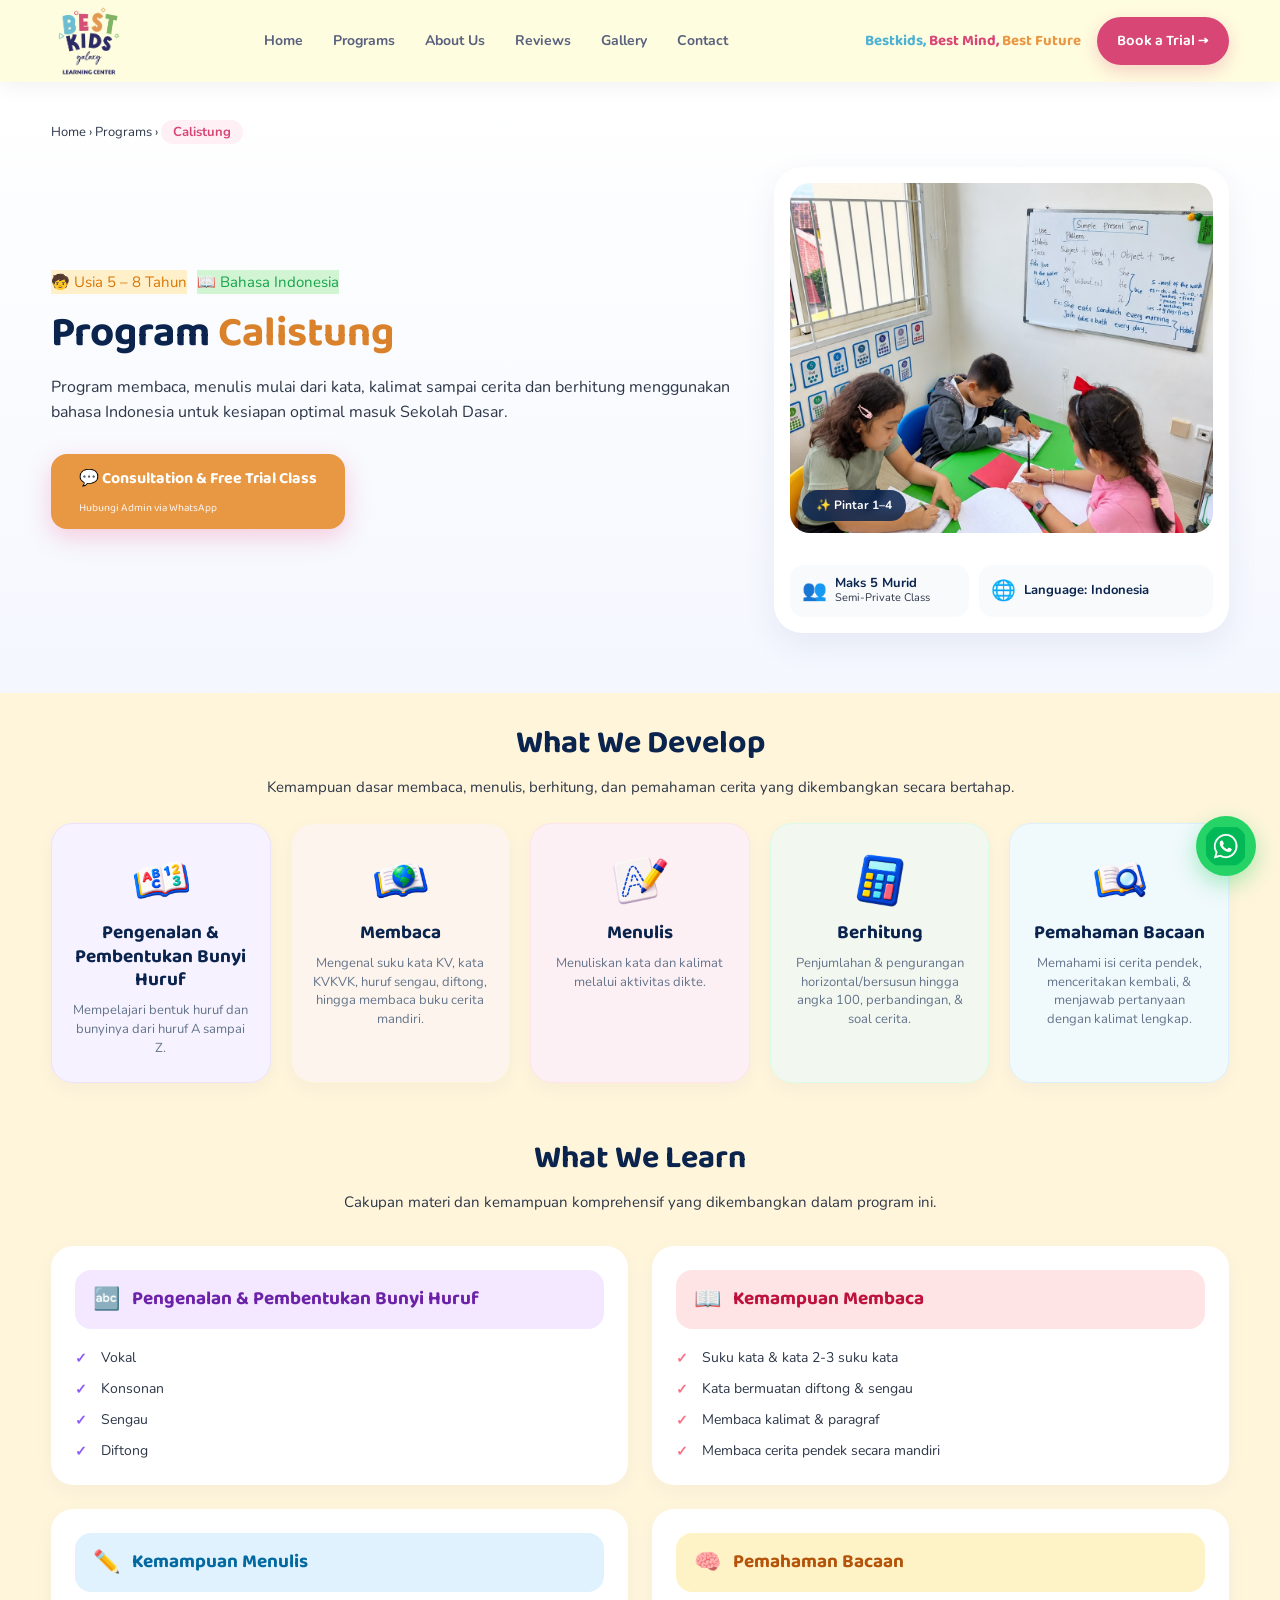
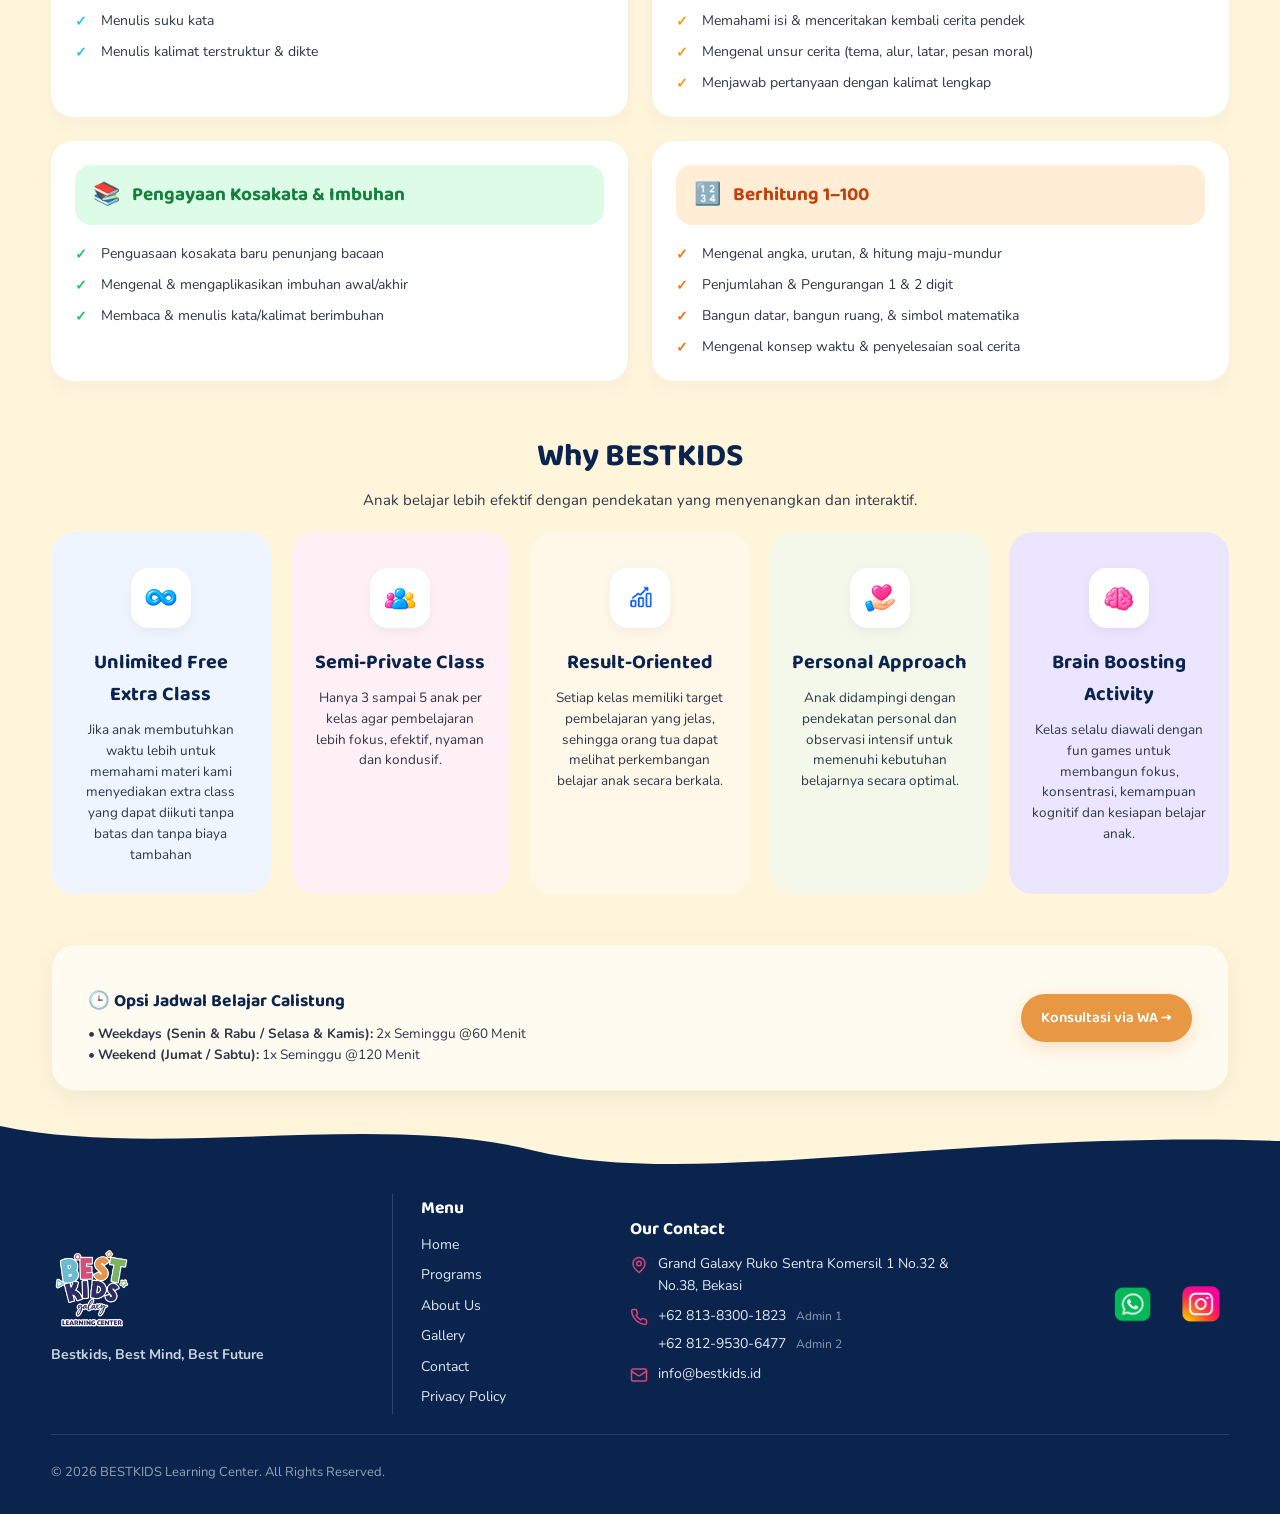
<file: detail-calistung.html>
<!doctype html>
<html lang="id">
<head>
  <meta charset="utf-8">
  <meta name="viewport" content="width=device-width, initial-scale=1">
  <title>Program Calistung (5–8 Tahun) - BESTKIDS</title>
  <link rel="icon" type="image/png" href="assets\logo_footer.png">
  
  <link rel="preconnect" href="https://fonts.googleapis.com">
  <link rel="preconnect" href="https://fonts.gstatic.com" crossorigin>
  <link href="https://fonts.googleapis.com/css2?family=Baloo+2:wght@400;500;600;700&family=Nunito:wght@400;500;600;700;800&display=swap" rel="stylesheet">
  
  <link rel="stylesheet" href="css/base.css">
  <link rel="stylesheet" href="css/layout.css">
  <link rel="stylesheet" href="css/components.css">
  <link rel="stylesheet" href="css/detail.css">
  <link rel="stylesheet" href="css/overrides.css">
</head>
<body>
  <div id="header"></div>

  <main>
    <!-- HERO DETAIL KELAS -->
    <section class="page-hero hero-detail-redesign">
      <div class="container relative-container">
        <div class="breadcrumb-pills" style="margin-bottom: 24px;">
          <a href="index.html" class="pill-item">Home</a> › 
          <a href="program.html" class="pill-item">Programs</a> › 
          <span class="pill-item active">Calistung</span>
        </div>

        <div class="hero-detail-grid">
          <div class="hero-detail-text">
            <div class="hero-tag-row">
              <span class="badge badge-yellow">🧒 Usia 5 – 8 Tahun</span>
              <span class="badge badge-green">📖 Bahasa Indonesia</span>
            </div>
            
            <h1 class="page-title hero-title-lg">
              Program <span class="tag-yellow" style="background:none; padding:0; font-size:inherit;">Calistung</span>
            </h1>
            
            <p class="page-lead hero-desc">
              Program membaca, menulis mulai dari kata, kalimat sampai cerita dan berhitung menggunakan bahasa Indonesia untuk kesiapan optimal masuk Sekolah Dasar.
            </p>

            <div class="hero-action-group">
              <a href="kontak.html" class="btn btn-yellow btn-hero-cta" style="color:#7A4A00;">
                <span>💬 Consultation & Free Trial Class</span>
                <small>Hubungi Admin via WhatsApp</small>
              </a>
            </div>
          </div>

          <div class="hero-detail-card">
            <div class="hero-img-frame">
              <img src="assets\galeri\Calistung.jpg" alt="Anak Belajar Calistung BESTKIDS">
              <span class="hero-floating-badge">✨ Pintar 1–4</span>
            </div>
            
            <div class="hero-quick-stats">
              <div class="qstat-item">
                <span class="qstat-icon">👥</span>
                <div>
                  <strong>Maks 5 Murid</strong>
                  <small>Semi-Private Class</small>
                </div>
              </div>
              <div class="qstat-item">
                <span class="qstat-icon">🌐</span>
                <div>
                  <strong>Language: Indonesia</strong>
                </div>
              </div>
            </div>
          </div>
        </div>
      </div>
    </section>

    <!-- SECTION WHAT WE DEVELOP -->
    <section class="container section-sm">
      <div class="section-header text-center margin-bottom-md">
        <h2>What We Develop</h2>
        <p>Kemampuan dasar membaca, menulis, berhitung, dan pemahaman cerita yang dikembangkan secara bertahap.</p>
      </div>

      <div class="focus-grid-5">
        <!-- Pilar 1: Pengenalan dan Pembentukan Bunyi Huruf -->
        <div class="focus-card bg-purple-light">
          <div class="focus-icon-wrap">
            <img src="assets\icon-program\pengenalan-pembentukan-bunyi-huruf.webp" alt="Pengenalan dan Pembentukan Bunyi Huruf">
          </div>
          <h3>Pengenalan &amp; Pembentukan Bunyi Huruf</h3>
          <p>Mempelajari bentuk huruf dan bunyinya dari huruf A sampai Z.</p>
        </div>

        <!-- Pilar 2: Membaca -->
        <div class="focus-card bg-yellow-light">
          <div class="focus-icon-wrap">
            <img src="assets\icon-program\membaca.webp" alt="Membaca">
          </div>
          <h3>Membaca</h3>
          <p>Mengenal suku kata KV, kata KVKVK, huruf sengau, diftong, hingga membaca buku cerita mandiri.</p>
        </div>

        <!-- Pilar 3: Menulis -->
        <div class="focus-card bg-pink-light">
          <div class="focus-icon-wrap">
            <img src="assets\icon-program\menulis.webp" alt="Menulis">
          </div>
          <h3>Menulis</h3>
          <p>Menuliskan kata dan kalimat melalui aktivitas dikte.</p>
        </div>

        <!-- Pilar 4: Berhitung -->
        <div class="focus-card bg-green-light">
          <div class="focus-icon-wrap">
            <img src="assets\icon-program\berhitung.webp" alt="Berhitung">
          </div>
          <h3>Berhitung</h3>
          <p>Penjumlahan &amp; pengurangan horizontal/bersusun hingga angka 100, perbandingan, &amp; soal cerita.</p>
        </div>

        <!-- Pilar 5: Pemahaman Bacaan -->
        <div class="focus-card bg-blue-light">
          <div class="focus-icon-wrap">
            <img src="assets\icon-program\pemahaman-bacaan.webp" alt="Pemahaman Bacaan">
          </div>
          <h3>Pemahaman Bacaan</h3>
          <p>Memahami isi cerita pendek, menceritakan kembali, &amp; menjawab pertanyaan dengan kalimat lengkap.</p>
        </div>
      </div>
    </section>

    <!-- SECTION WHAT WE LEARN (CLEAN HEADER CARDS) -->
    <section class="container section">
      <div class="section-header text-center">
        <h2>What We Learn</h2>
        <p>Cakupan materi dan kemampuan komprehensif yang dikembangkan dalam program ini.</p>
      </div>

      <div class="curriculum-grid-modern">
        <!-- Card 1: Fonik -->
        <div class="curriculum-card-clean">
          <div class="card-header-pill bg-purple-soft">
            <span class="pill-icon">🔤</span>
            <h3>Pengenalan &amp; Pembentukan Bunyi Huruf</h3>
          </div>
          <ul class="clean-check-list list-purple">
            <li>Vokal</li>
            <li>Konsonan</li>
            <li>Sengau</li>
            <li>Diftong</li>
          </ul>
        </div>

        <!-- Card 2: Membaca -->
        <div class="curriculum-card-clean">
          <div class="card-header-pill bg-pink-soft">
            <span class="pill-icon">📖</span>
            <h3>Kemampuan Membaca</h3>
          </div>
          <ul class="clean-check-list list-pink">
            <li>Suku kata &amp; kata 2-3 suku kata</li>
            <li>Kata bermuatan diftong &amp; sengau</li>
            <li>Membaca kalimat &amp; paragraf</li>
            <li>Membaca cerita pendek secara mandiri</li>
          </ul>
        </div>

        <!-- Card 3: Menulis -->
        <div class="curriculum-card-clean">
          <div class="card-header-pill bg-blue-soft">
            <span class="pill-icon">✏️</span>
            <h3>Kemampuan Menulis</h3>
          </div>
          <ul class="clean-check-list list-blue">
            <li>Menulis suku kata</li>
            <li>Menulis kalimat terstruktur &amp; dikte</li>
          </ul>
        </div>

        <!-- Card 4: Pemahaman Bacaan -->
        <div class="curriculum-card-clean">
          <div class="card-header-pill bg-yellow-soft">
            <span class="pill-icon">🧠</span>
            <h3>Pemahaman Bacaan</h3>
          </div>
          <ul class="clean-check-list list-yellow">
            <li>Memahami isi &amp; menceritakan kembali cerita pendek</li>
            <li>Mengenal unsur cerita (tema, alur, latar, pesan moral)</li>
            <li>Menjawab pertanyaan dengan kalimat lengkap</li>
          </ul>
        </div>

        <!-- Card 5: Kosakata -->
        <div class="curriculum-card-clean">
          <div class="card-header-pill bg-green-soft">
            <span class="pill-icon">📚</span>
            <h3>Pengayaan Kosakata &amp; Imbuhan</h3>
          </div>
          <ul class="clean-check-list list-green">
            <li>Penguasaan kosakata baru penunjang bacaan</li>
            <li>Mengenal &amp; mengaplikasikan imbuhan awal/akhir</li>
            <li>Membaca &amp; menulis kata/kalimat berimbuhan</li>
          </ul>
        </div>

        <!-- Card 6: Berhitung -->
        <div class="curriculum-card-clean">
          <div class="card-header-pill bg-coral-soft">
            <span class="pill-icon">🔢</span>
            <h3>Berhitung 1–100</h3>
          </div>
          <ul class="clean-check-list list-coral">
            <li>Mengenal angka, urutan, &amp; hitung maju-mundur</li>
            <li>Penjumlahan &amp; Pengurangan 1 &amp; 2 digit</li>
            <li>Bangun datar, bangun ruang, &amp; simbol matematika</li>
            <li>Mengenal konsep waktu &amp; penyelesaian soal cerita</li>
          </ul>
        </div>
      </div>
    </section>

    <!-- SECTION WHY BESTKIDS -->
    <section class="container section">
      <div class="section-header text-center">
        <h2> Why <span class="navy-title">BESTKIDS</span> </h2>
        <p>Anak belajar lebih efektif dengan pendekatan yang menyenangkan dan interaktif.</p>
      </div>

      <div class="why-choose-grid" id="keunggulanGrid"></div>
    </section>

    <!-- BANNER JADWAL BELAJAR -->
    <section class="container section-sm">
      <div class="cta-banner" style="background: #FFFBF0; border-color: #FFF0C9;">
        <div class="cta-text">
          <h3 style="color:var(--navy); margin-bottom:8px;">🕒 Opsi Jadwal Belajar Calistung</h3>
          <p style="color:var(--ink); margin:0;">
            • <strong>Weekdays (Senin &amp; Rabu / Selasa &amp; Kamis):</strong> 2x Seminggu @60 Menit<br>
            • <strong>Weekend (Jumat / Sabtu):</strong> 1x Seminggu @120 Menit<br>
          </p>
        </div>
        <div class="cta-action">
          <a class="btn btn-yellow" style="color:#7A4A00;" href="kontak.html">Konsultasi via WA →</a>
        </div>
      </div>
    </section>
  </main>

  <div id="footer"></div>

    <!-- TOMBOL WHATSAPP MENGAMBANG -->
  <a class="wa-float" href="https://wa.me/6281383001823?text=Halo%20BESTKIDS%2C%20saya%20ingin%20bertanya%20tentang%20program%20belajar%20untuk%20anak%20saya."
    target="_blank" rel="noopener noreferrer" aria-label="Chat WhatsApp BESTKIDS">
    <img src="assets/whatsapp.png" alt="" aria-hidden="true">
    <span class="wa-float-label">Chat Kami</span>
  </a>

  <script src="js/data.js"></script>
  <script src="js/render.js"></script>
  <script src="js/script.js"></script>
  <script>
    Promise.all([
      fetch('header.html').then(r => r.text()),
      fetch('footer.html').then(r => r.text())
    ]).then(([h, f]) => {
      document.querySelector('#header').innerHTML = h;
      document.querySelector('#footer').innerHTML = f;
    });
  </script>
</body>
</html>
</file>
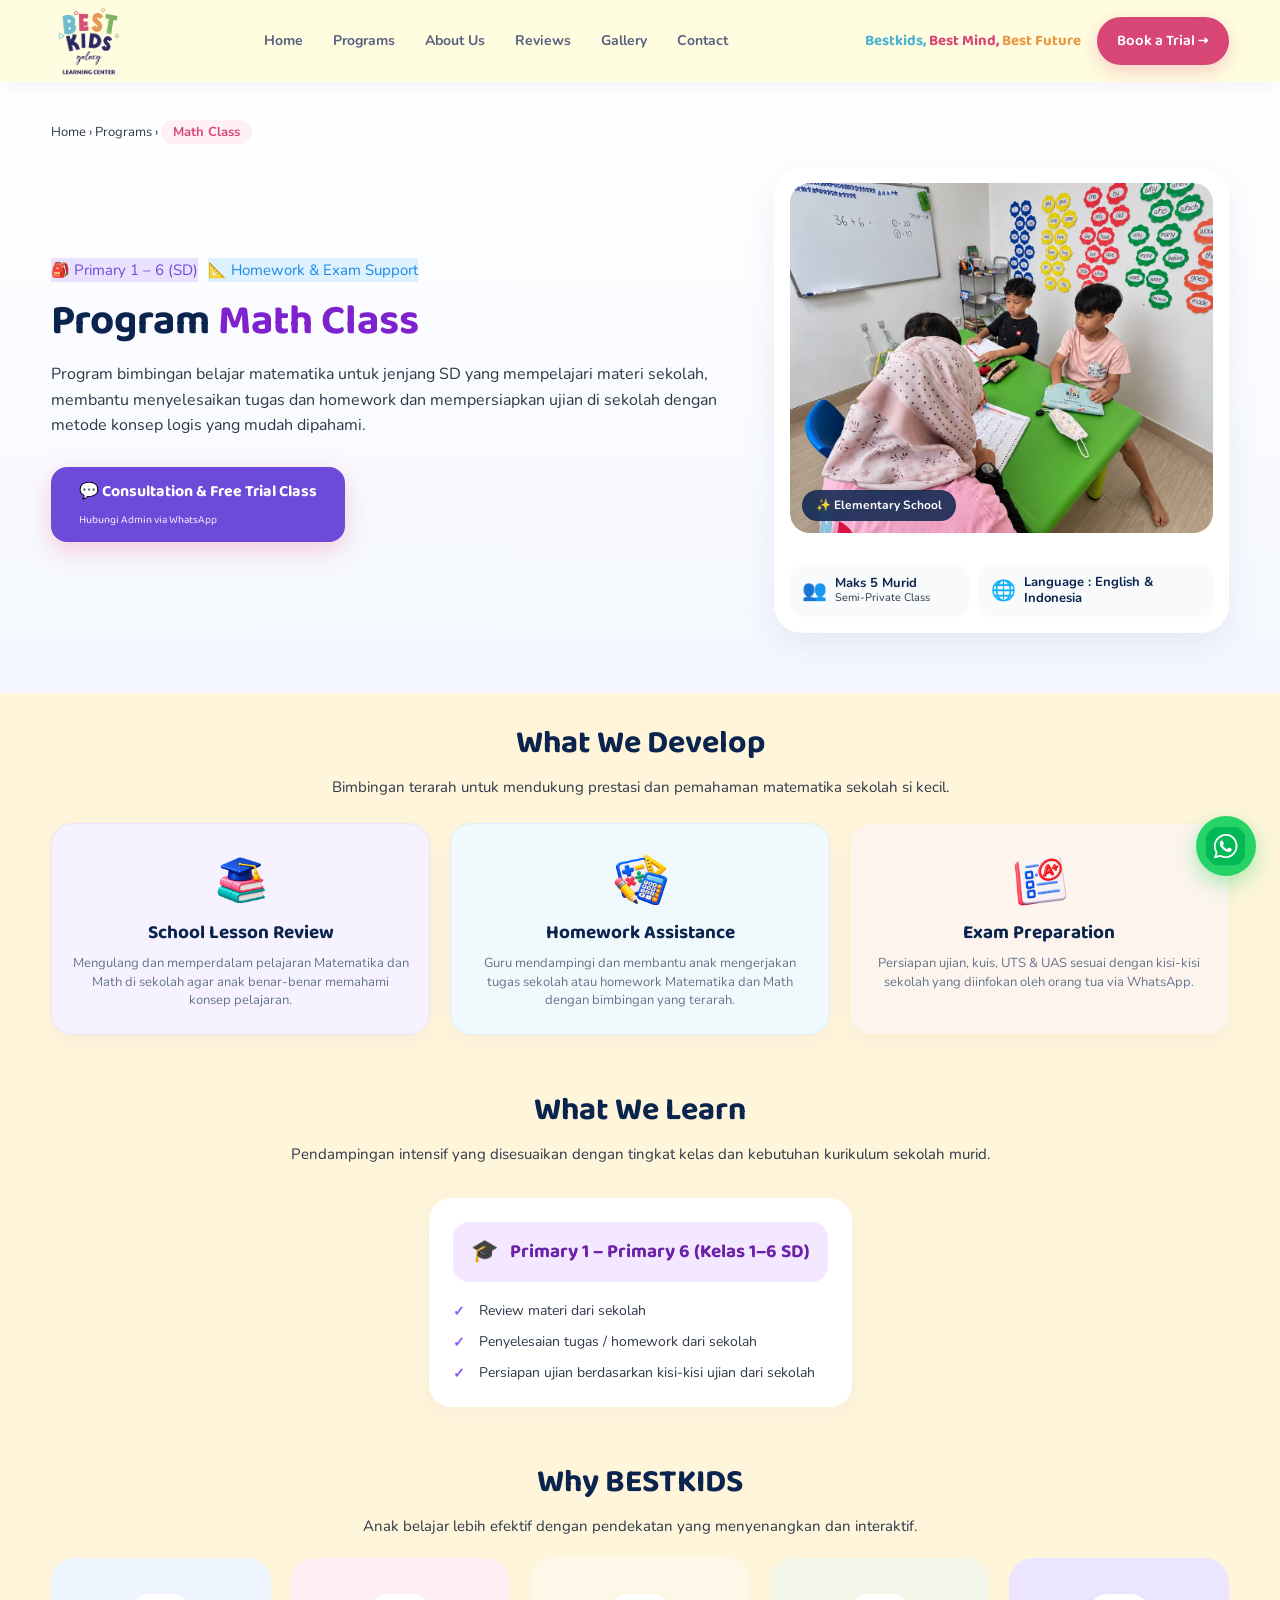
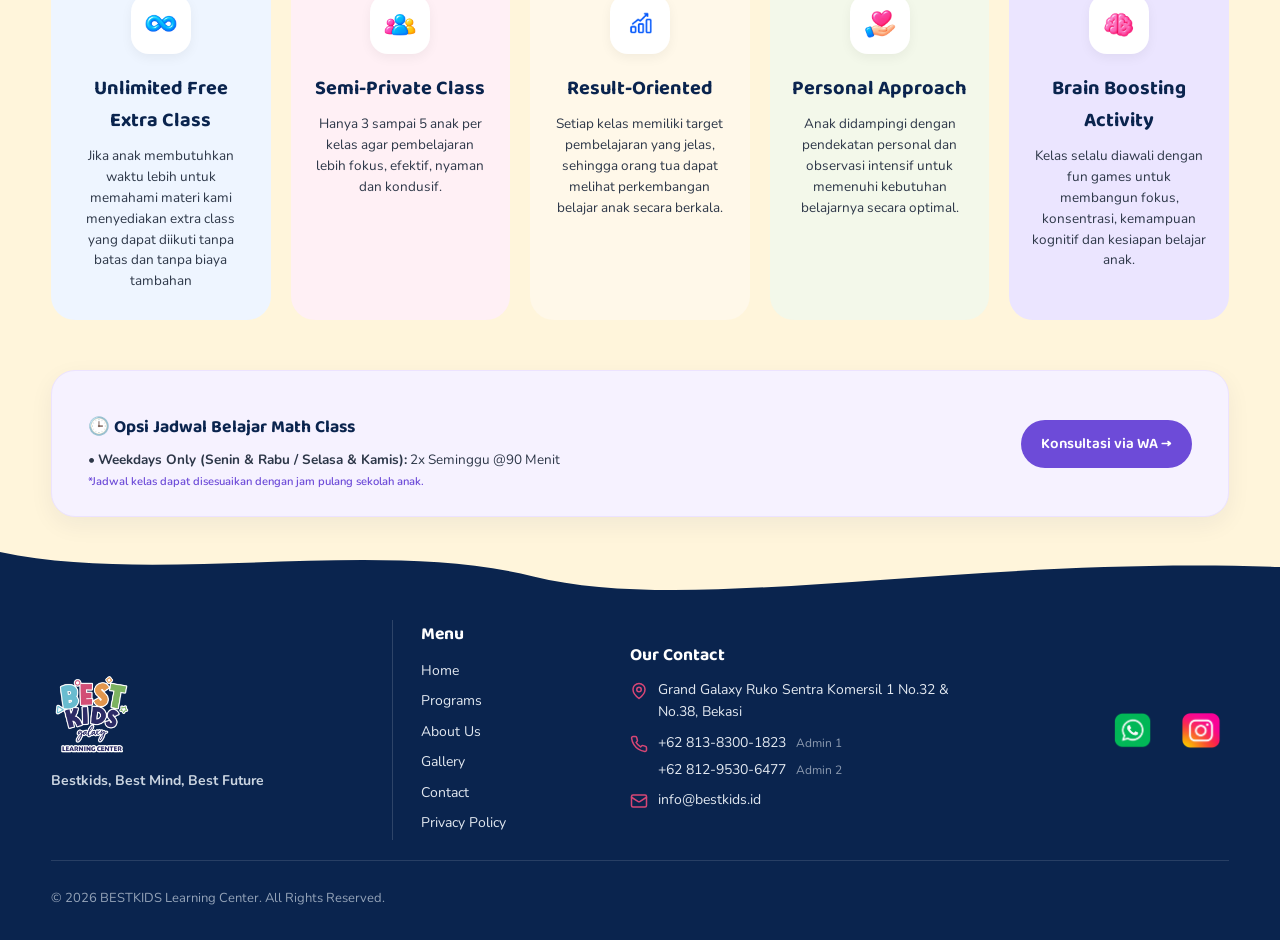
<file: detail-math-class.html>
<!doctype html>
<html lang="id">
<head>
  <meta charset="utf-8">
  <meta name="viewport" content="width=device-width, initial-scale=1">
  <title>Program Math Class (Primary 1–6) - BESTKIDS</title>
  <link rel="icon" type="image/png" href="assets\logo_footer.png">
  
  <link rel="preconnect" href="https://fonts.googleapis.com">
  <link rel="preconnect" href="https://fonts.gstatic.com" crossorigin>
  <link href="https://fonts.googleapis.com/css2?family=Baloo+2:wght@400;500;600;700&family=Nunito:wght@400;500;600;700;800&display=swap" rel="stylesheet">
  
  <link rel="stylesheet" href="css/base.css">
  <link rel="stylesheet" href="css/layout.css">
  <link rel="stylesheet" href="css/components.css">
  <link rel="stylesheet" href="css/detail.css">
  <link rel="stylesheet" href="css/overrides.css">
</head>
<body>
  <div id="header"></div>

  <main>
    <!-- HERO DETAIL KELAS -->
    <section class="page-hero hero-detail-redesign">
      <div class="container relative-container">
        <div class="breadcrumb-pills" style="margin-bottom: 24px;">
          <a href="index.html" class="pill-item">Home</a> › 
          <a href="program.html" class="pill-item">Programs</a> › 
          <span class="pill-item active">Math Class</span>
        </div>

        <div class="hero-detail-grid">
          <div class="hero-detail-text">
            <div class="hero-tag-row">
              <span class="badge badge-purple">🎒 Primary 1 – 6 (SD)</span>
              <span class="badge badge-blue">📐 Homework &amp; Exam Support</span>
            </div>
            
            <h1 class="page-title hero-title-lg">
              Program <span class="tag-purple" style="background:none; padding:0; font-size:inherit;">Math Class</span>
            </h1>
            
            <p class="page-lead hero-desc">
              Program bimbingan belajar matematika untuk jenjang SD yang mempelajari materi sekolah, membantu menyelesaikan tugas dan homework dan mempersiapkan ujian di sekolah dengan metode konsep logis yang mudah dipahami.
            </p>

            <div class="hero-action-group">
              <a href="kontak.html" class="btn btn-purple btn-hero-cta">
                <span>💬 Consultation &amp; Free Trial Class</span>
                <small>Hubungi Admin via WhatsApp</small>
              </a>
            </div>
          </div>

          <div class="hero-detail-card">
            <div class="hero-img-frame">
              <img src="assets\galeri\Mathclass1.jpg" alt="Anak Belajar Math Class BESTKIDS" onerror="this.src='assets/program_math_class.png'">
              <span class="hero-floating-badge">✨ Elementary School</span>
            </div>
            
            <div class="hero-quick-stats">
              <div class="qstat-item">
                <span class="qstat-icon">👥</span>
                <div>
                  <strong>Maks 5 Murid</strong>
                  <small>Semi-Private Class</small>
                </div>
              </div>
              <div class="qstat-item">
                <span class="qstat-icon">🌐</span>
                <div>
                  <strong>Language : English &amp; Indonesia</strong>
                </div>
              </div>
            </div>
          </div>
        </div>
      </div>
    </section>

    <!-- SECTION WHAT WE DEVELOP -->
    <section class="container section-sm">
      <div class="section-header text-center margin-bottom-md">
        <h2>What We Develop</h2>
        <p>Bimbingan terarah untuk mendukung prestasi dan pemahaman matematika sekolah si kecil.</p>
      </div>

      <div class="focus-grid-4">
        <!-- Pilar 1: School Lesson Review -->
        <div class="focus-card bg-purple-light">
          <div class="focus-icon-wrap">
            <img src="assets\icon-program\school-lesson-review.webp" alt="School Lesson Review">
          </div>
          <h3>School Lesson Review</h3>
          <p>Mengulang dan memperdalam pelajaran Matematika dan Math di sekolah agar anak benar-benar memahami konsep pelajaran.</p>
        </div>

        <!-- Pilar 2: Homework Assistance -->
        <div class="focus-card bg-blue-light">
          <div class="focus-icon-wrap">
            <img src="assets\icon-program\mathclass.webp" alt="Homework Assistance">
          </div>
          <h3>Homework Assistance</h3>
          <p>Guru mendampingi dan membantu anak mengerjakan tugas sekolah atau homework Matematika dan Math dengan bimbingan yang terarah.</p>
        </div>

        <!-- Pilar 3: Exam Preparation -->
        <div class="focus-card bg-yellow-light">
          <div class="focus-icon-wrap">
            <img src="assets\icon-program\exam-preparation.webp" alt="Exam Preparation">
          </div>
          <h3>Exam Preparation</h3>
          <p>Persiapan ujian, kuis, UTS &amp; UAS sesuai dengan kisi-kisi sekolah yang diinfokan oleh orang tua via WhatsApp.</p>
        </div>
      </div>
    </section>

    <!-- SECTION WHAT WE LEARN -->
    <section class="container section">
      <div class="section-header text-center">
        <h2>What We Learn</h2>
        <p>Pendampingan intensif yang disesuaikan dengan tingkat kelas dan kebutuhan kurikulum sekolah murid.</p>
      </div>

      <div class="curriculum-grid-modern">
        <!-- Single Card Center-Aligned for Primary 1-6 -->
        <div class="curriculum-card-clean card-single-center">
          <div class="card-header-pill bg-purple-soft">
            <span class="pill-icon">🎓</span>
            <h3>Primary 1 – Primary 6 (Kelas 1–6 SD)</h3>
          </div>
          <ul class="clean-check-list list-purple">
            <li>Review materi dari sekolah</li>
            <li>Penyelesaian tugas / homework dari sekolah</li>
            <li>Persiapan ujian berdasarkan kisi-kisi ujian dari sekolah</li>
          </ul>
        </div>
      </div>
    </section>
    <!-- SECTION WHY BESTKIDS -->
    <section class="container section">
      <div class="section-header text-center">
        <h2> Why <span class="navy-title">BESTKIDS</span> </h2>
        <p>Anak belajar lebih efektif dengan pendekatan yang menyenangkan dan interaktif.</p>
      </div>

      <div class="why-choose-grid" id="keunggulanGrid"></div>
    </section>

    <!-- BANNER JADWAL BELAJAR -->
    <section class="container section-sm">
      <div class="cta-banner" style="background: #F6F2FF; border-color: #ECE3FF;">
        <div class="cta-text">
          <h3 style="color:var(--navy); margin-bottom:8px;">🕒 Opsi Jadwal Belajar Math Class</h3>
          <p style="color:var(--ink); margin:0;">
            • <strong>Weekdays Only (Senin &amp; Rabu / Selasa &amp; Kamis):</strong> 2x Seminggu @90 Menit<br>
            <small style="color:var(--purple); font-weight:600;">*Jadwal kelas dapat disesuaikan dengan jam pulang sekolah anak.</small>
          </p>
        </div>
        <div class="cta-action">
          <a class="btn btn-purple" href="kontak.html">Konsultasi via WA →</a>
        </div>
      </div>
    </section>
  </main>

  <div id="footer"></div>

    <!-- TOMBOL WHATSAPP MENGAMBANG -->
  <a class="wa-float" href="https://wa.me/6281383001823?text=Halo%20BESTKIDS%2C%20saya%20ingin%20bertanya%20tentang%20program%20belajar%20untuk%20anak%20saya."
    target="_blank" rel="noopener noreferrer" aria-label="Chat WhatsApp BESTKIDS">
    <img src="assets/whatsapp.png" alt="" aria-hidden="true">
    <span class="wa-float-label">Chat Kami</span>
  </a>

  <script src="js/data.js"></script>
  <script src="js/render.js"></script>
  <script src="js/script.js"></script>
  <script>
    Promise.all([
      fetch('header.html').then(r => r.text()),
      fetch('footer.html').then(r => r.text())
    ]).then(([h, f]) => {
      document.querySelector('#header').innerHTML = h;
      document.querySelector('#footer').innerHTML = f;
    });
  </script>
</body>
</html>
</file>
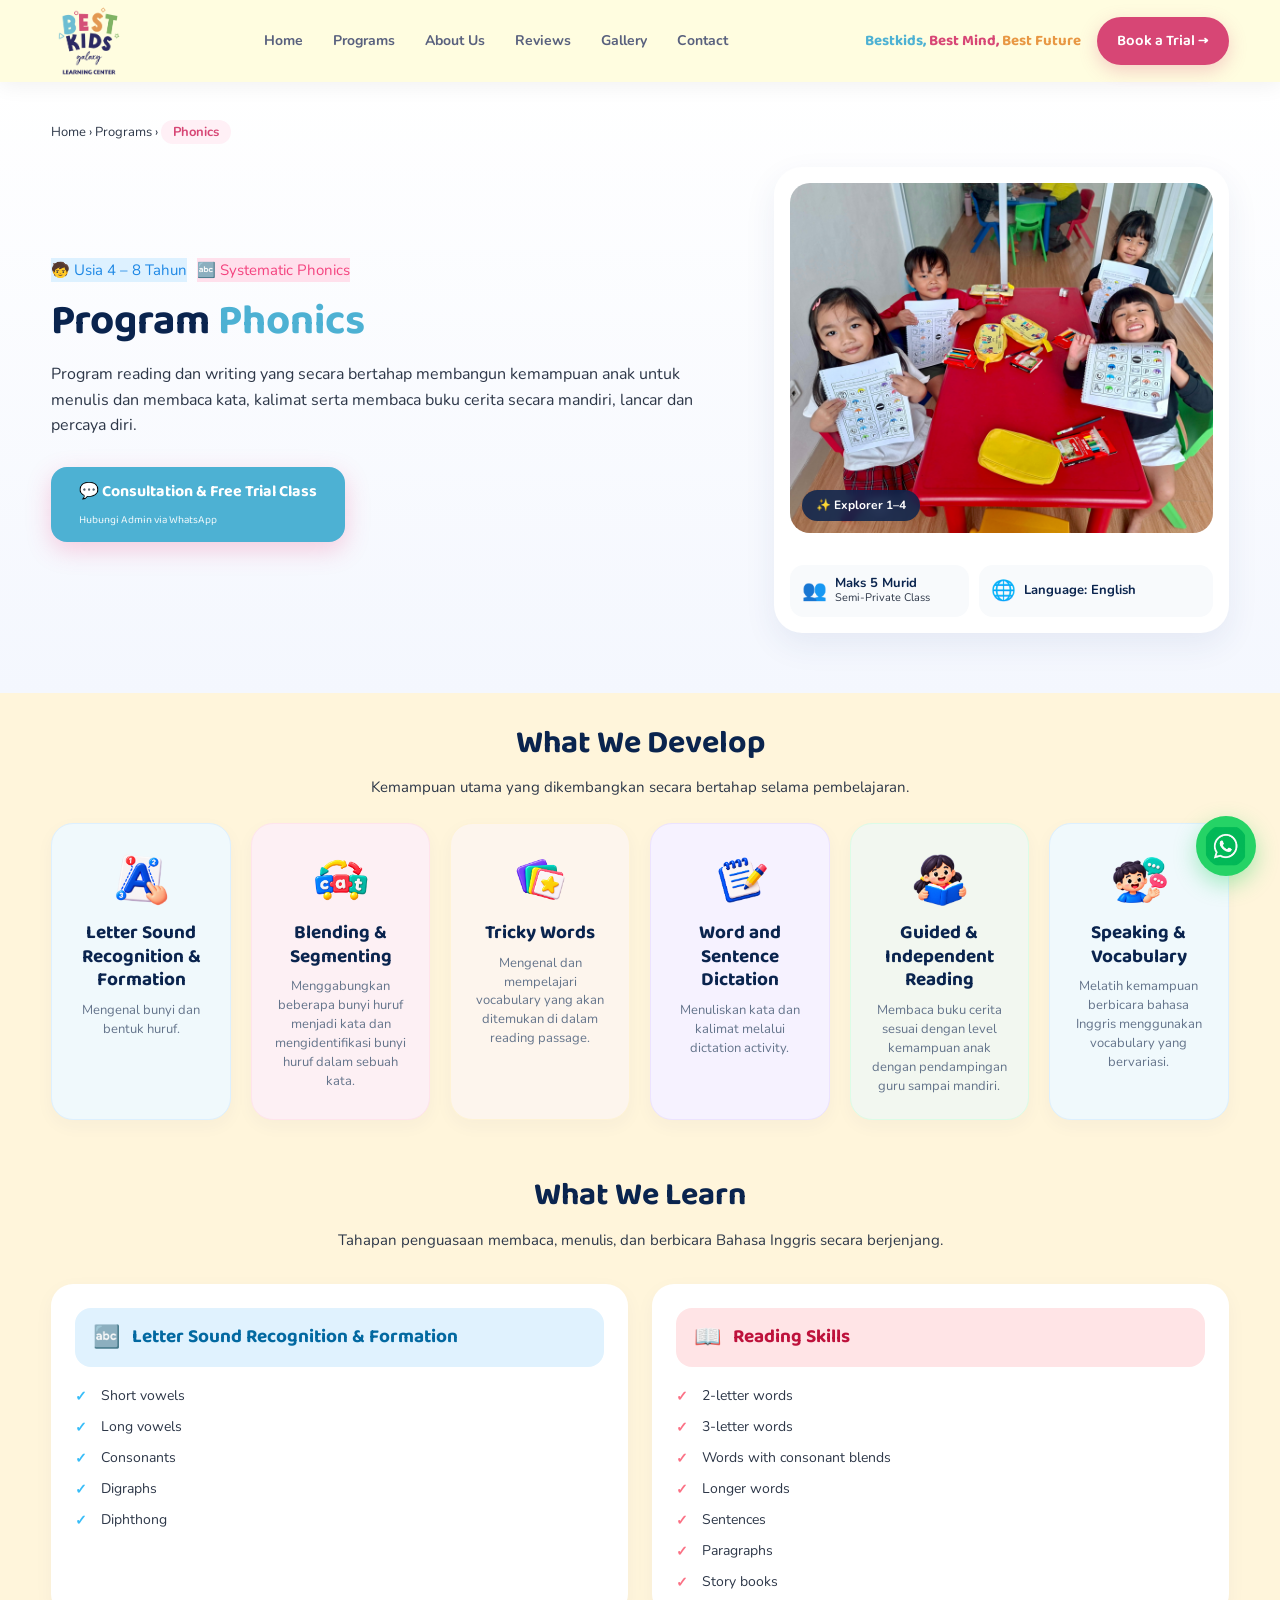
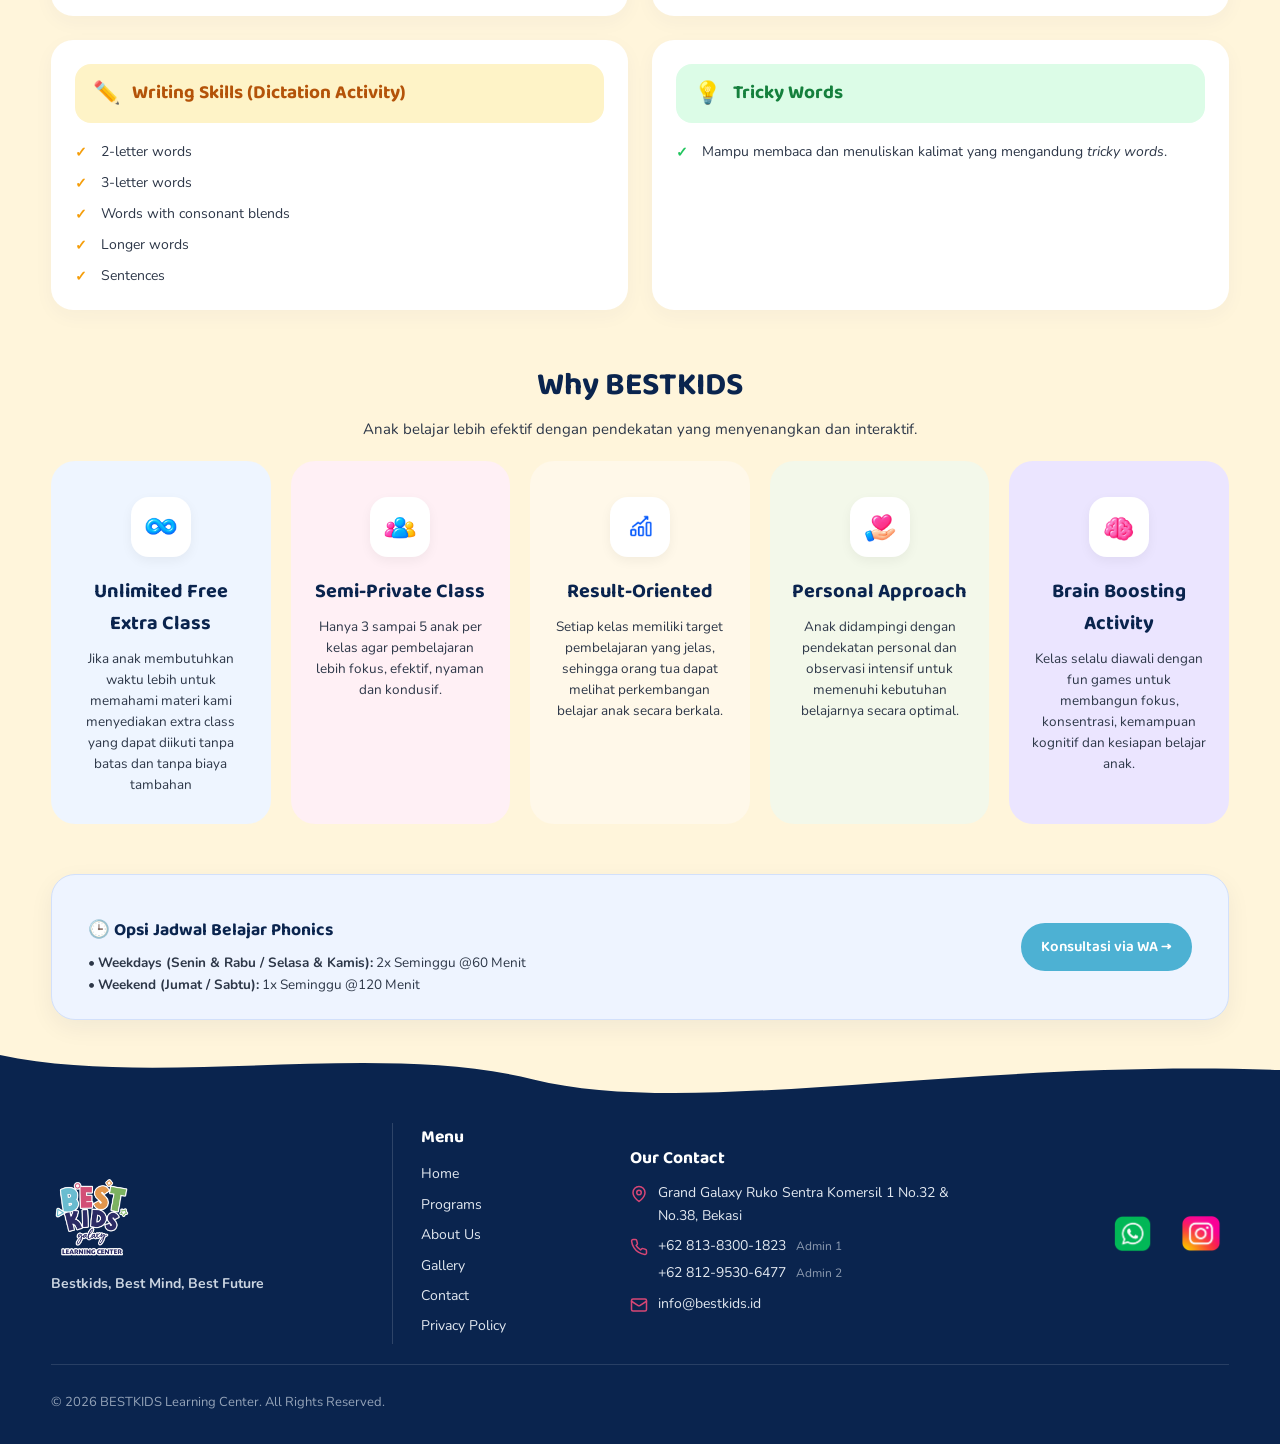
<file: detail-phonics.html>
<!doctype html>
<html lang="id">
<head>
  <meta charset="utf-8">
  <meta name="viewport" content="width=device-width, initial-scale=1">
  <title>Program Phonics (4–8 Tahun) - BESTKIDS</title>
  <link rel="icon" type="image/png" href="assets\logo_footer.png">
  
  <link rel="preconnect" href="https://fonts.googleapis.com">
  <link rel="preconnect" href="https://fonts.gstatic.com" crossorigin>
  <link href="https://fonts.googleapis.com/css2?family=Baloo+2:wght@400;500;600;700&family=Nunito:wght@400;500;600;700;800&display=swap" rel="stylesheet">
  
  <link rel="stylesheet" href="css/base.css">
  <link rel="stylesheet" href="css/layout.css">
  <link rel="stylesheet" href="css/components.css">
  <link rel="stylesheet" href="css/detail.css">
  <link rel="stylesheet" href="css/overrides.css">
</head>
<body>
  <div id="header"></div>

  <main>
    <!-- HERO DETAIL KELAS -->
    <section class="page-hero hero-detail-redesign">
      <div class="container relative-container">
        <div class="breadcrumb-pills" style="margin-bottom: 24px;">
          <a href="index.html" class="pill-item">Home</a> › 
          <a href="program.html" class="pill-item">Programs</a> › 
          <span class="pill-item active">Phonics</span>
        </div>

        <div class="hero-detail-grid">
          <div class="hero-detail-text">
            <div class="hero-tag-row">
              <span class="badge badge-blue">🧒 Usia 4 – 8 Tahun</span>
              <span class="badge badge-pink">🔤 Systematic Phonics</span>
            </div>
            
            <h1 class="page-title hero-title-lg">
              Program <span class="blue">Phonics</span>
            </h1>
            
            <p class="page-lead hero-desc">
              Program reading dan writing yang secara bertahap membangun kemampuan anak untuk menulis dan membaca kata, kalimat serta membaca buku cerita secara mandiri, lancar dan percaya diri.
            </p>

            <div class="hero-action-group">
              <a href="kontak.html" class="btn btn-blue btn-hero-cta">
                <span>💬 Consultation & Free Trial Class</span>
                <small>Hubungi Admin via WhatsApp</small>
              </a>
            </div>
          </div>

          <div class="hero-detail-card">
            <div class="hero-img-frame">
              <img src="assets\galeri\Phonics Sound Recognition.jpg" alt="Anak Belajar Phonics BESTKIDS">
              <span class="hero-floating-badge">✨ Explorer 1–4</span>
            </div>
            
            <div class="hero-quick-stats">
              <div class="qstat-item">
                <span class="qstat-icon">👥</span>
                <div>
                  <strong>Maks 5 Murid</strong>
                  <small>Semi-Private Class</small>
                </div>
              </div>
              <div class="qstat-item">
                <span class="qstat-icon">🌐</span>
                <div>
                  <strong>Language: English</strong>
                </div>
              </div>
            </div>
          </div>
        </div>
      </div>
    </section>

    <!-- SECTION FOKUS & METODOLOGI PEMBELAJARAN (WHAT WE DEVELOP) -->
    <section class="container section-sm">
      <div class="section-header text-center margin-bottom-md">
        <h2>What We Develop</h2>
        <p>Kemampuan utama yang dikembangkan secara bertahap selama pembelajaran.</p>
      </div>

      <div class="focus-grid-4">
        <!-- Item 1: Letter Sound Recognition & Formation -->
        <div class="focus-card bg-blue-light">
          <div class="focus-icon-wrap">
            <img src="assets\icon-program\letter-sound-recognition-formation.webp" alt="Letter Sound Recognition & Formation">
          </div>
          <h3>Letter Sound Recognition &amp; Formation</h3>
          <p>Mengenal bunyi dan bentuk huruf.</p>
        </div>

        <!-- Item 2: Blending & Segmenting -->
        <div class="focus-card bg-pink-light">
          <div class="focus-icon-wrap">
            <img src="assets\icon-program\blending-segmenting.webp" alt="Blending & Segmenting">
          </div>
          <h3>Blending &amp; Segmenting</h3>
          <p>Menggabungkan beberapa bunyi huruf menjadi kata dan mengidentifikasi bunyi huruf dalam sebuah kata.</p>
        </div>

        <!-- Item 3: Tricky Words -->
        <div class="focus-card bg-yellow-light">
          <div class="focus-icon-wrap">
            <img src="assets\icon-program\tricky-words.webp" alt="Tricky Words">
          </div>
          <h3>Tricky Words</h3>
          <p>Mengenal dan mempelajari vocabulary yang akan ditemukan di dalam reading passage.</p>
        </div>

        <!-- Item 4: Word and Sentence Dictation -->
        <div class="focus-card bg-purple-light">
          <div class="focus-icon-wrap">
            <img src="assets\icon-program\word-sentence-dictation.webp" alt="Word and Sentence Dictation">
          </div>
          <h3>Word and Sentence Dictation</h3>
          <p>Menuliskan kata dan kalimat melalui dictation activity.</p>
        </div>

        <!-- Item 5: Guided & Independent Reading -->
        <div class="focus-card bg-green-light">
          <div class="focus-icon-wrap">
            <img src="assets\icon-program\guided-independent-reading.webp" alt="Guided & Independent Reading">
          </div>
          <h3>Guided &amp; Independent Reading</h3>
          <p>Membaca buku cerita sesuai dengan level kemampuan anak dengan pendampingan guru sampai mandiri.</p>
        </div>

        <!-- Item 6: Speaking & Vocabulary -->
        <div class="focus-card bg-blue-light">
          <div class="focus-icon-wrap">
            <img src="assets\icon-program\speaking-vocabulary.webp" alt="Speaking & Vocabulary">
          </div>
          <h3>Speaking &amp; Vocabulary</h3>
          <p>Melatih kemampuan berbicara bahasa Inggris menggunakan vocabulary yang bervariasi.</p>
        </div>
      </div>
    </section>

    <!-- SECTION WHAT WE LEARN (PHONICS PROGRAM - CLEAN HEADER CARDS) -->
    <section class="container section">
      <div class="section-header text-center">
        <h2>What We Learn</h2>
        <p>Tahapan penguasaan membaca, menulis, dan berbicara Bahasa Inggris secara berjenjang.</p>
      </div>

      <div class="curriculum-grid-modern">
        <!-- Card 1: Letter Sound Recognition & Formation -->
        <div class="curriculum-card-clean">
          <div class="card-header-pill bg-blue-soft">
            <span class="pill-icon">🔤</span>
            <h3>Letter Sound Recognition &amp; Formation</h3>
          </div>
          <ul class="clean-check-list list-blue">
            <li>Short vowels</li>
            <li>Long vowels</li>
            <li>Consonants</li>
            <li>Digraphs</li>
            <li>Diphthong</li>
          </ul>
        </div>

        <!-- Card 2: Reading Skills -->
        <div class="curriculum-card-clean">
          <div class="card-header-pill bg-pink-soft">
            <span class="pill-icon">📖</span>
            <h3>Reading Skills</h3>
          </div>
          <ul class="clean-check-list list-pink">
            <li>2-letter words</li>
            <li>3-letter words</li>
            <li>Words with consonant blends</li>
            <li>Longer words</li>
            <li>Sentences</li>
            <li>Paragraphs</li>
            <li>Story books</li>
          </ul>
        </div>

        <!-- Card 3: Writing Skills (Dictation Activity) -->
        <div class="curriculum-card-clean">
          <div class="card-header-pill bg-yellow-soft">
            <span class="pill-icon">✏️</span>
            <h3>Writing Skills (Dictation Activity)</h3>
          </div>
          <ul class="clean-check-list list-yellow">
            <li>2-letter words</li>
            <li>3-letter words</li>
            <li>Words with consonant blends</li>
            <li>Longer words</li>
            <li>Sentences</li>
          </ul>
        </div>

        <!-- Card 4: Tricky Words -->
        <div class="curriculum-card-clean">
          <div class="card-header-pill bg-green-soft">
            <span class="pill-icon">💡</span>
            <h3>Tricky Words</h3>
          </div>
          <ul class="clean-check-list list-green">
            <li>Mampu membaca dan menuliskan kalimat yang mengandung <em>tricky words</em>.</li>
          </ul>
        </div>
      </div>
    </section>

    <!-- SECTION WHY BESTKIDS -->
    <section class="container section">
      <div class="section-header text-center">
        <h2> Why <span class="navy-title">BESTKIDS</span> </h2>
        <p>Anak belajar lebih efektif dengan pendekatan yang menyenangkan dan interaktif.</p>
      </div>

      <div class="why-choose-grid" id="keunggulanGrid"></div>
    </section>

    <!-- BANNER JADWAL BELAJAR -->
    <section class="container section-sm">
      <div class="cta-banner" style="background: #EEF4FF; border-color: #D2E0FB;">
        <div class="cta-text">
          <h3 style="color:var(--navy); margin-bottom:8px;">🕒 Opsi Jadwal Belajar Phonics</h3>
          <p style="color:var(--ink); margin:0;">
            • <strong>Weekdays (Senin &amp; Rabu / Selasa &amp; Kamis):</strong> 2x Seminggu @60 Menit<br>
            • <strong>Weekend (Jumat / Sabtu):</strong> 1x Seminggu @120 Menit<br>
          </p>
        </div>
        <div class="cta-action">
          <a class="btn btn-blue" href="kontak.html">Konsultasi via WA →</a>
        </div>
      </div>
    </section>
  </main>

  <div id="footer"></div>

    <!-- TOMBOL WHATSAPP MENGAMBANG -->
  <a class="wa-float" href="https://wa.me/6281383001823?text=Halo%20BESTKIDS%2C%20saya%20ingin%20bertanya%20tentang%20program%20belajar%20untuk%20anak%20saya."
    target="_blank" rel="noopener noreferrer" aria-label="Chat WhatsApp BESTKIDS">
    <img src="assets/whatsapp.png" alt="" aria-hidden="true">
    <span class="wa-float-label">Chat Kami</span>
  </a>

  <script src="js/data.js"></script>
  <script src="js/render.js"></script>
  <script src="js/script.js"></script>
  <script>
    Promise.all([
      fetch('header.html').then(r => r.text()),
      fetch('footer.html').then(r => r.text())
    ]).then(([h, f]) => {
      document.querySelector('#header').innerHTML = h;
      document.querySelector('#footer').innerHTML = f;
    });
  </script>
</body>
</html>
</file>
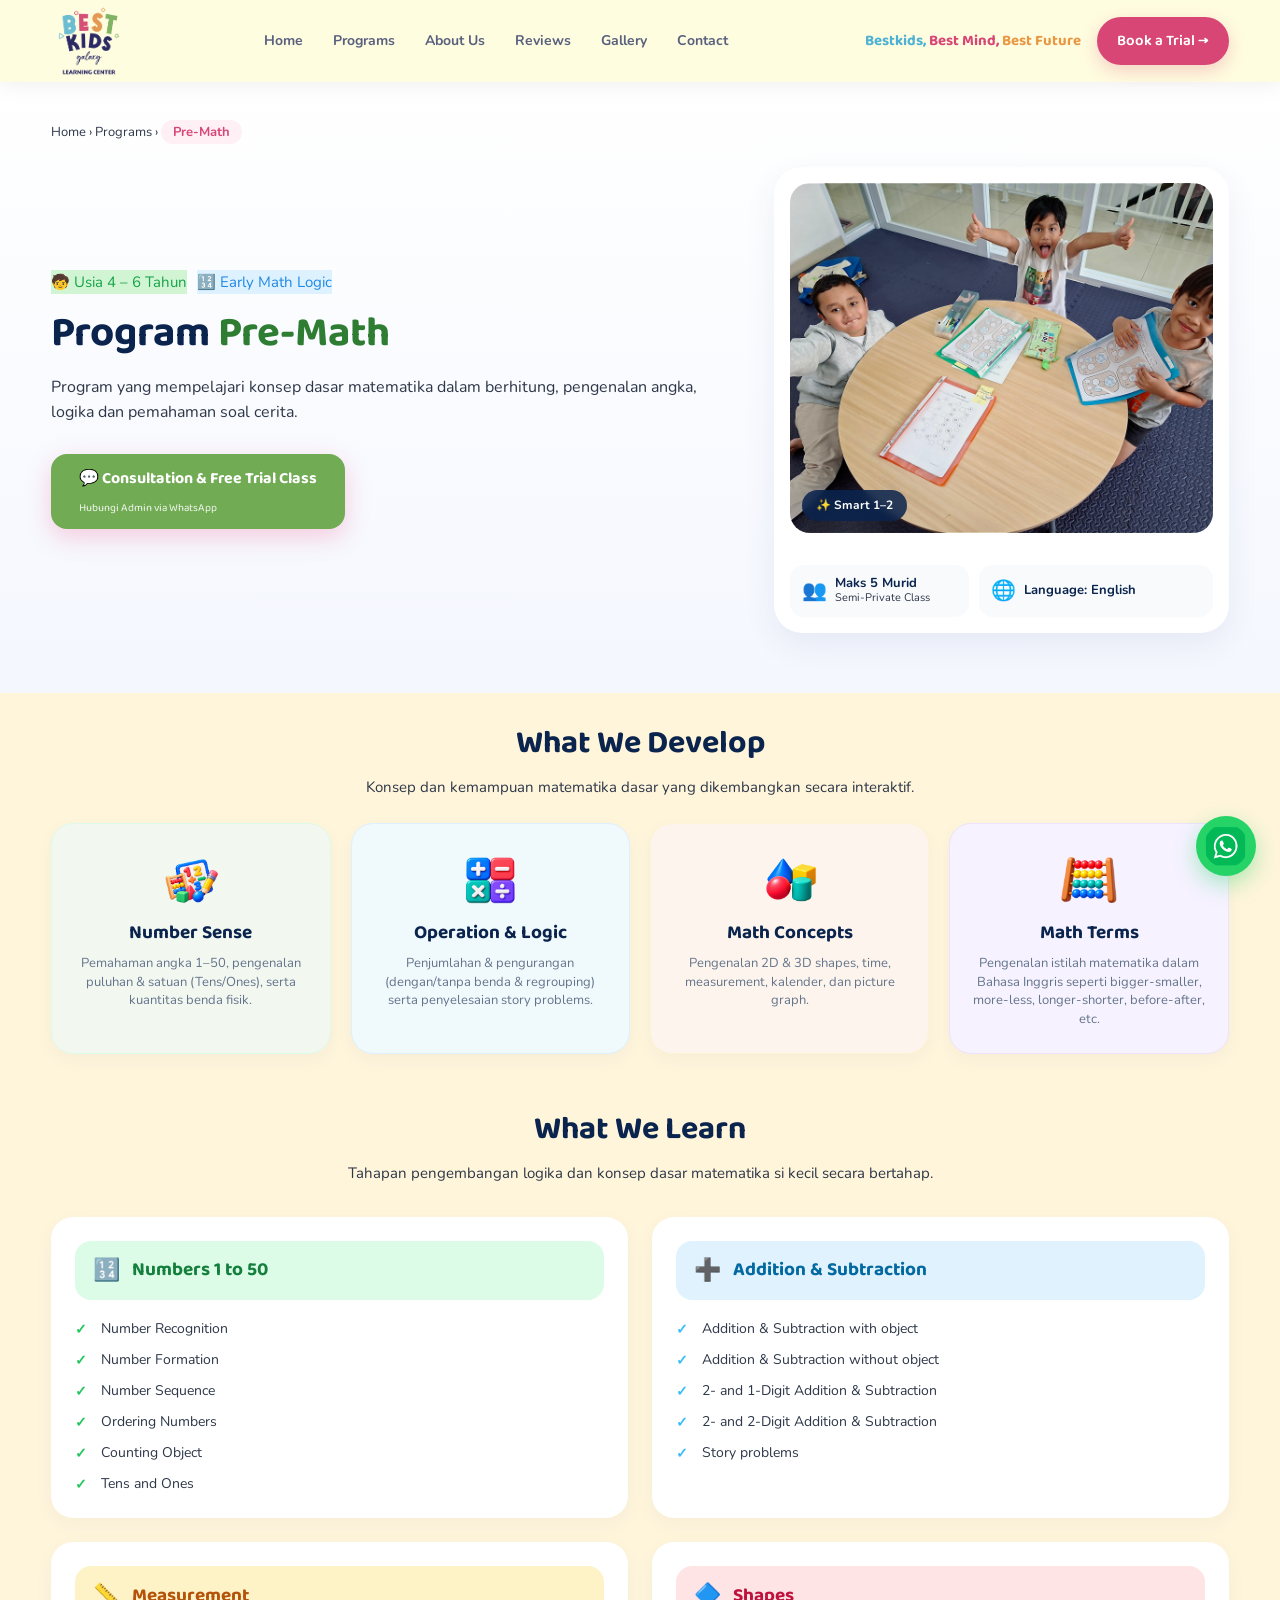
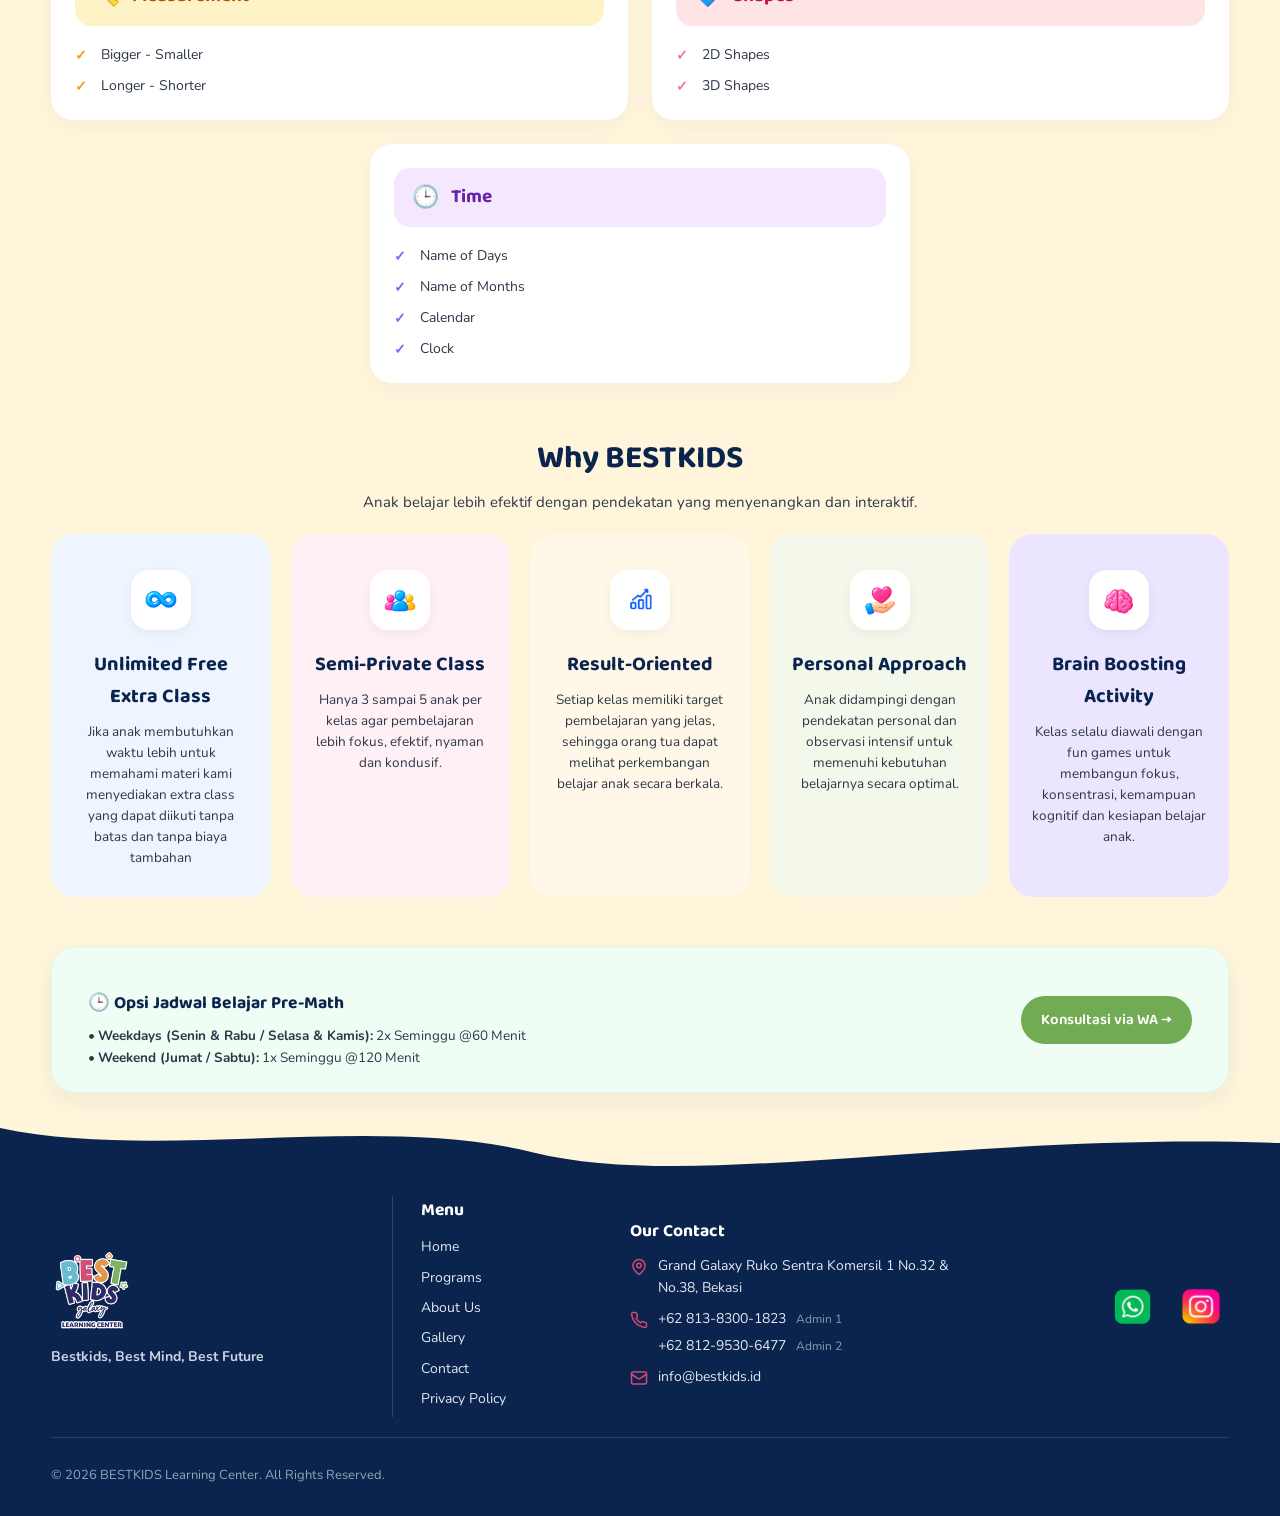
<file: detail-pre-math.html>
<!doctype html>
<html lang="id">
<head>
  <meta charset="utf-8">
  <meta name="viewport" content="width=device-width, initial-scale=1">
  <title>Program Pre-Math (4–6 Tahun) - BESTKIDS</title>
  <link rel="icon" type="image/png" href="assets\logo_footer.png">
  
  <link rel="preconnect" href="https://fonts.googleapis.com">
  <link rel="preconnect" href="https://fonts.gstatic.com" crossorigin>
  <link href="https://fonts.googleapis.com/css2?family=Baloo+2:wght@400;500;600;700&family=Nunito:wght@400;500;600;700;800&display=swap" rel="stylesheet">
  
  <link rel="stylesheet" href="css/base.css">
  <link rel="stylesheet" href="css/layout.css">
  <link rel="stylesheet" href="css/components.css">
  <link rel="stylesheet" href="css/detail.css">
  <link rel="stylesheet" href="css/overrides.css">
</head>
<body>
  <div id="header"></div>

  <main>
    <!-- HERO DETAIL KELAS -->
    <section class="page-hero hero-detail-redesign">
      <div class="container relative-container">
        <div class="breadcrumb-pills" style="margin-bottom: 24px;">
          <a href="index.html" class="pill-item">Home</a> › 
          <a href="program.html" class="pill-item">Programs</a> › 
          <span class="pill-item active">Pre-Math</span>
        </div>

        <div class="hero-detail-grid">
          <div class="hero-detail-text">
            <div class="hero-tag-row">
              <span class="badge badge-green">🧒 Usia 4 – 6 Tahun</span>
              <span class="badge badge-blue">🔢 Early Math Logic</span>
            </div>
            
            <h1 class="page-title hero-title-lg">
              Program <span class="tag-green" style="background:none; padding:0; font-size:inherit;">Pre-Math</span>
            </h1>
            
            <p class="page-lead hero-desc">
              Program yang mempelajari konsep dasar matematika dalam berhitung, pengenalan angka, logika dan pemahaman soal cerita.
            </p>

            <div class="hero-action-group">
              <a href="kontak.html" class="btn btn-green btn-hero-cta">
                <span>💬 Consultation & Free Trial Class</span>
                <small>Hubungi Admin via WhatsApp</small>
              </a>
            </div>
          </div>

          <div class="hero-detail-card">
            <div class="hero-img-frame">
              <img src="assets\galeri\Pre-Math Learning Session.jpg" alt="Anak Belajar Pre-Math BESTKIDS">
              <span class="hero-floating-badge">✨ Smart 1–2</span>
            </div>
            
            <div class="hero-quick-stats">
              <div class="qstat-item">
                <span class="qstat-icon">👥</span>
                <div>
                  <strong>Maks 5 Murid</strong>
                  <small>Semi-Private Class</small>
                </div>
              </div>
              <div class="qstat-item">
                <span class="qstat-icon">🌐</span>
                <div>
                  <strong>Language: English</strong>
                </div>
              </div>
            </div>
          </div>
        </div>
      </div>
    </section>

    <!-- SECTION FOKUS & METODOLOGI PEMBELAJARAN (WHAT WE DEVELOP - SINGAPORE MATH) -->
    <section class="container section-sm">
      <div class="section-header text-center margin-bottom-md">
        <h2>What We Develop</h2>
        <p>Konsep dan kemampuan matematika dasar yang dikembangkan secara interaktif.</p>
      </div>

      <div class="focus-grid-4">
        <!-- Pilar 1: Number Sense -->
        <div class="focus-card bg-green-light">
          <div class="focus-icon-wrap">
            <img src="assets\icon-program\pre-math.webp" alt="Number Sense">
          </div>
          <h3>Number Sense</h3>
          <p>Pemahaman angka 1–50, pengenalan puluhan &amp; satuan (Tens/Ones), serta kuantitas benda fisik.</p>
        </div>

        <!-- Pilar 2: Operation & Logic -->
        <div class="focus-card bg-blue-light">
          <div class="focus-icon-wrap">
            <img src="assets\icon-program\operation-logic.webp" alt="Operation & Logic">
          </div>
          <h3>Operation &amp; Logic</h3>
          <p>Penjumlahan &amp; pengurangan (dengan/tanpa benda &amp; regrouping) serta penyelesaian story problems.</p>
        </div>

        <!-- Pilar 3: Math Concepts -->
        <div class="focus-card bg-yellow-light">
          <div class="focus-icon-wrap">
            <img src="assets\icon-program\math-concepts.webp" alt="Math Concepts">
          </div>
          <h3>Math Concepts</h3>
          <p>Pengenalan 2D &amp; 3D shapes, time, measurement, kalender, dan picture graph.</p>
        </div>

        <!-- Pilar 4: Math Terms -->
        <div class="focus-card bg-purple-light">
          <div class="focus-icon-wrap">
            <img src="assets\icon-program\math-terms.webp" alt="Math Terms">
          </div>
          <h3>Math Terms</h3>
          <p>Pengenalan istilah matematika dalam Bahasa Inggris seperti bigger-smaller, more-less, longer-shorter, before-after, etc.</p>
        </div>
      </div>
    </section>

    <!-- SECTION WHAT WE LEARN (PRE-MATH - CLEAN HEADER CARDS) -->
    <section class="container section">
      <div class="section-header text-center">
        <h2>What We Learn</h2>
        <p>Tahapan pengembangan logika dan konsep dasar matematika si kecil secara bertahap.</p>
      </div>

      <div class="curriculum-grid-modern">
        <!-- Pilar 1: Numbers 1 to 50 -->
        <div class="curriculum-card-clean">
          <div class="card-header-pill bg-green-soft">
            <span class="pill-icon">🔢</span>
            <h3>Numbers 1 to 50</h3>
          </div>
          <ul class="clean-check-list list-green">
            <li>Number Recognition</li>
            <li>Number Formation</li>
            <li>Number Sequence</li>
            <li>Ordering Numbers</li>
            <li>Counting Object</li>
            <li>Tens and Ones</li>
          </ul>
        </div>

        <!-- Pilar 2: Addition & Subtraction -->
        <div class="curriculum-card-clean">
          <div class="card-header-pill bg-blue-soft">
            <span class="pill-icon">➕</span>
            <h3>Addition &amp; Subtraction</h3>
          </div>
          <ul class="clean-check-list list-blue">
            <li>Addition &amp; Subtraction with object</li>
            <li>Addition &amp; Subtraction without object</li>
            <li>2- and 1-Digit Addition &amp; Subtraction</li>
            <li>2- and 2-Digit Addition &amp; Subtraction</li>
            <li>Story problems</li>
          </ul>
        </div>

        <!-- Pilar 3: Measurement -->
        <div class="curriculum-card-clean">
          <div class="card-header-pill bg-yellow-soft">
            <span class="pill-icon">📏</span>
            <h3>Measurement</h3>
          </div>
          <ul class="clean-check-list list-yellow">
            <li>Bigger - Smaller</li>
            <li>Longer - Shorter</li>
          </ul>
        </div>

        <!-- Pilar 4: Shapes -->
        <div class="curriculum-card-clean">
          <div class="card-header-pill bg-pink-soft">
            <span class="pill-icon">🔷</span>
            <h3>Shapes</h3>
          </div>
          <ul class="clean-check-list list-pink">
            <li>2D Shapes</li>
            <li>3D Shapes</li>
          </ul>
        </div>

        <!-- Pilar 5: Time (Di Tengah) -->
        <div class="curriculum-card-clean card-last-center">
          <div class="card-header-pill bg-purple-soft">
            <span class="pill-icon">🕒</span>
            <h3>Time</h3>
          </div>
          <ul class="clean-check-list list-purple">
            <li>Name of Days</li>
            <li>Name of Months</li>
            <li>Calendar</li>
            <li>Clock</li>
          </ul>
        </div>
      </div>
    </section>

    <!-- SECTION WHY BESTKIDS -->
    <section class="container section">
      <div class="section-header text-center">
        <h2> Why <span class="navy-title">BESTKIDS</span> </h2>
        <p>Anak belajar lebih efektif dengan pendekatan yang menyenangkan dan interaktif.</p>
      </div>

      <div class="why-choose-grid" id="keunggulanGrid"></div>
    </section>

    <!-- BANNER JADWAL BELAJAR -->
    <section class="container section-sm">
      <div class="cta-banner" style="background: #F0FDF4; border-color: #DCFCE7;">
        <div class="cta-text">
          <h3 style="color:var(--navy); margin-bottom:8px;">🕒 Opsi Jadwal Belajar Pre-Math</h3>
          <p style="color:var(--ink); margin:0;">
            • <strong>Weekdays (Senin &amp; Rabu / Selasa &amp; Kamis):</strong> 2x Seminggu @60 Menit<br>
            • <strong>Weekend (Jumat / Sabtu):</strong> 1x Seminggu @120 Menit<br>
          </p>
        </div>
        <div class="cta-action">
          <a class="btn btn-green" href="kontak.html">Konsultasi via WA →</a>
        </div>
      </div>
    </section>
  </main>

  <div id="footer"></div>

    <!-- TOMBOL WHATSAPP MENGAMBANG -->
  <a class="wa-float" href="https://wa.me/6281383001823?text=Halo%20BESTKIDS%2C%20saya%20ingin%20bertanya%20tentang%20program%20belajar%20untuk%20anak%20saya."
    target="_blank" rel="noopener noreferrer" aria-label="Chat WhatsApp BESTKIDS">
    <img src="assets/whatsapp.png" alt="" aria-hidden="true">
    <span class="wa-float-label">Chat Kami</span>
  </a>

  <script src="js/data.js"></script>
  <script src="js/render.js"></script>
  <script src="js/script.js"></script>
  <script>
    Promise.all([
      fetch('header.html').then(r => r.text()),
      fetch('footer.html').then(r => r.text())
    ]).then(([h, f]) => {
      document.querySelector('#header').innerHTML = h;
      document.querySelector('#footer').innerHTML = f;
    });
  </script>
</body>
</html>
</file>
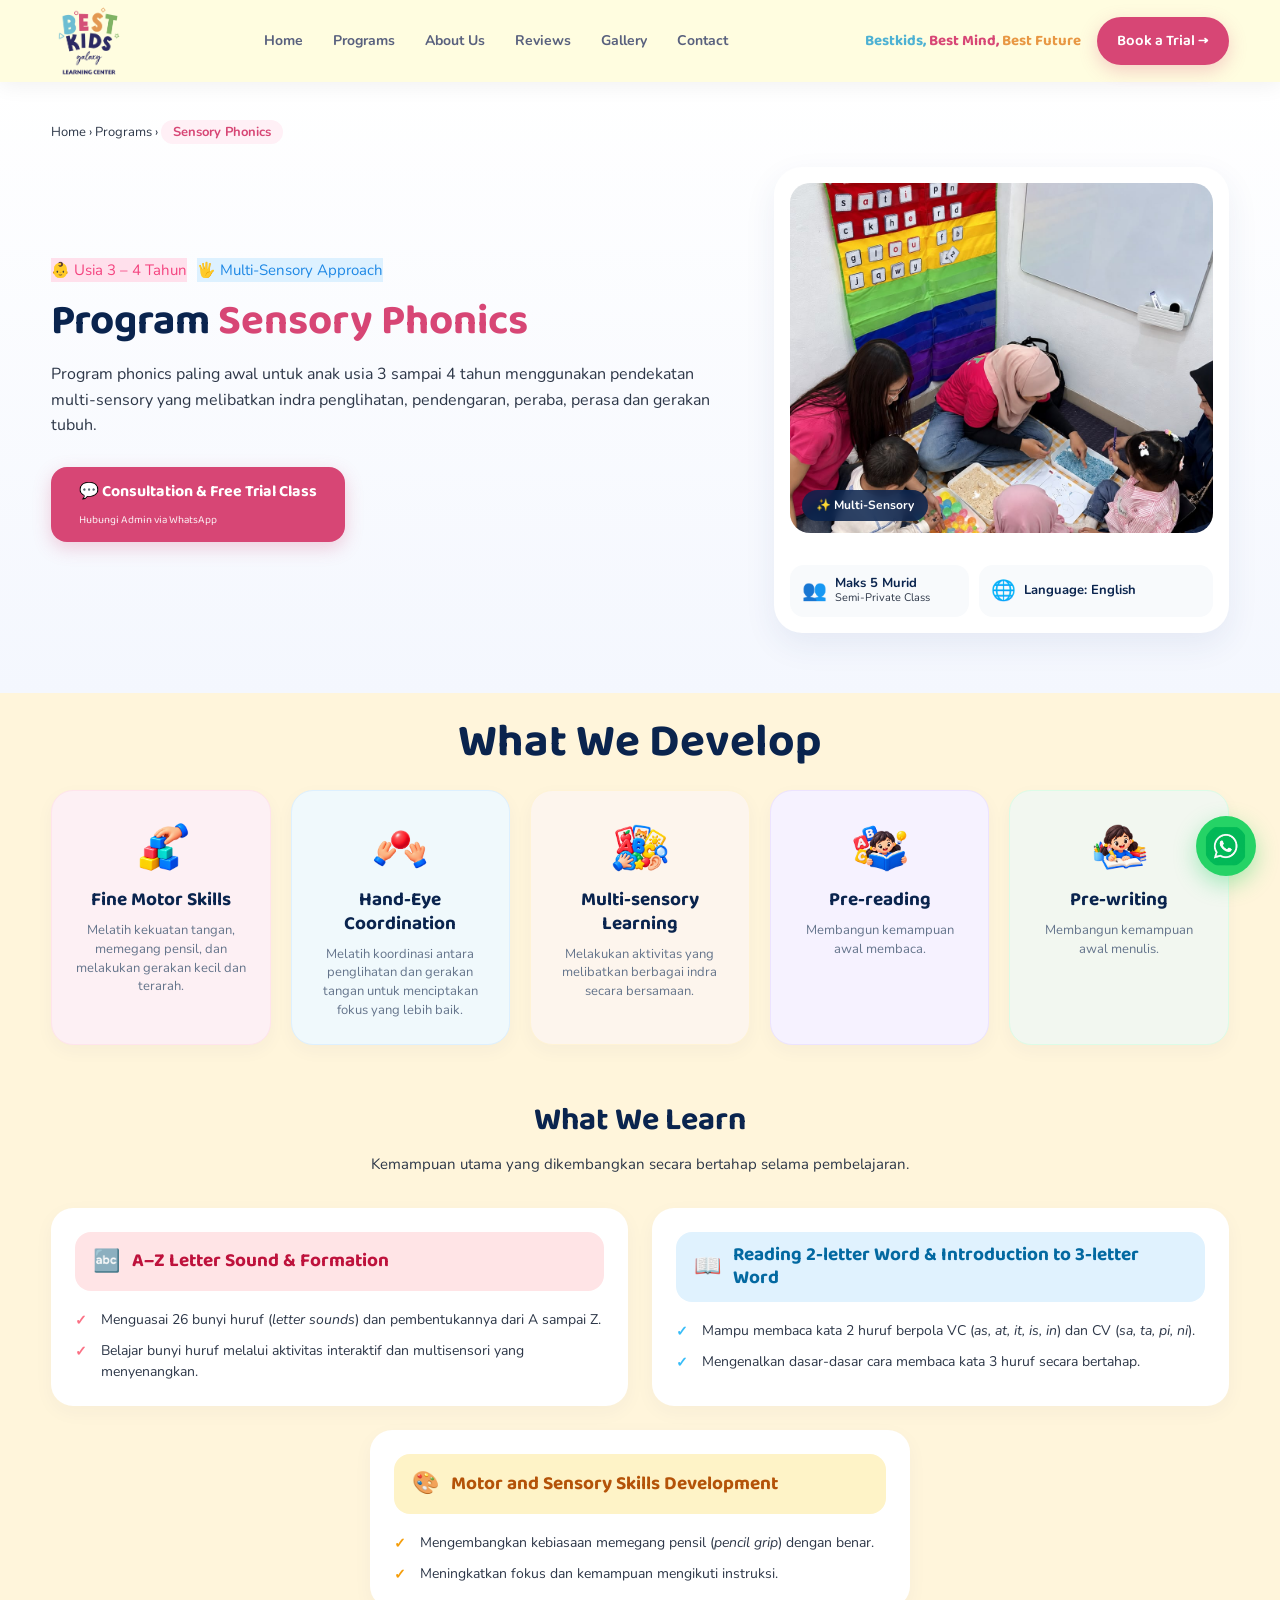
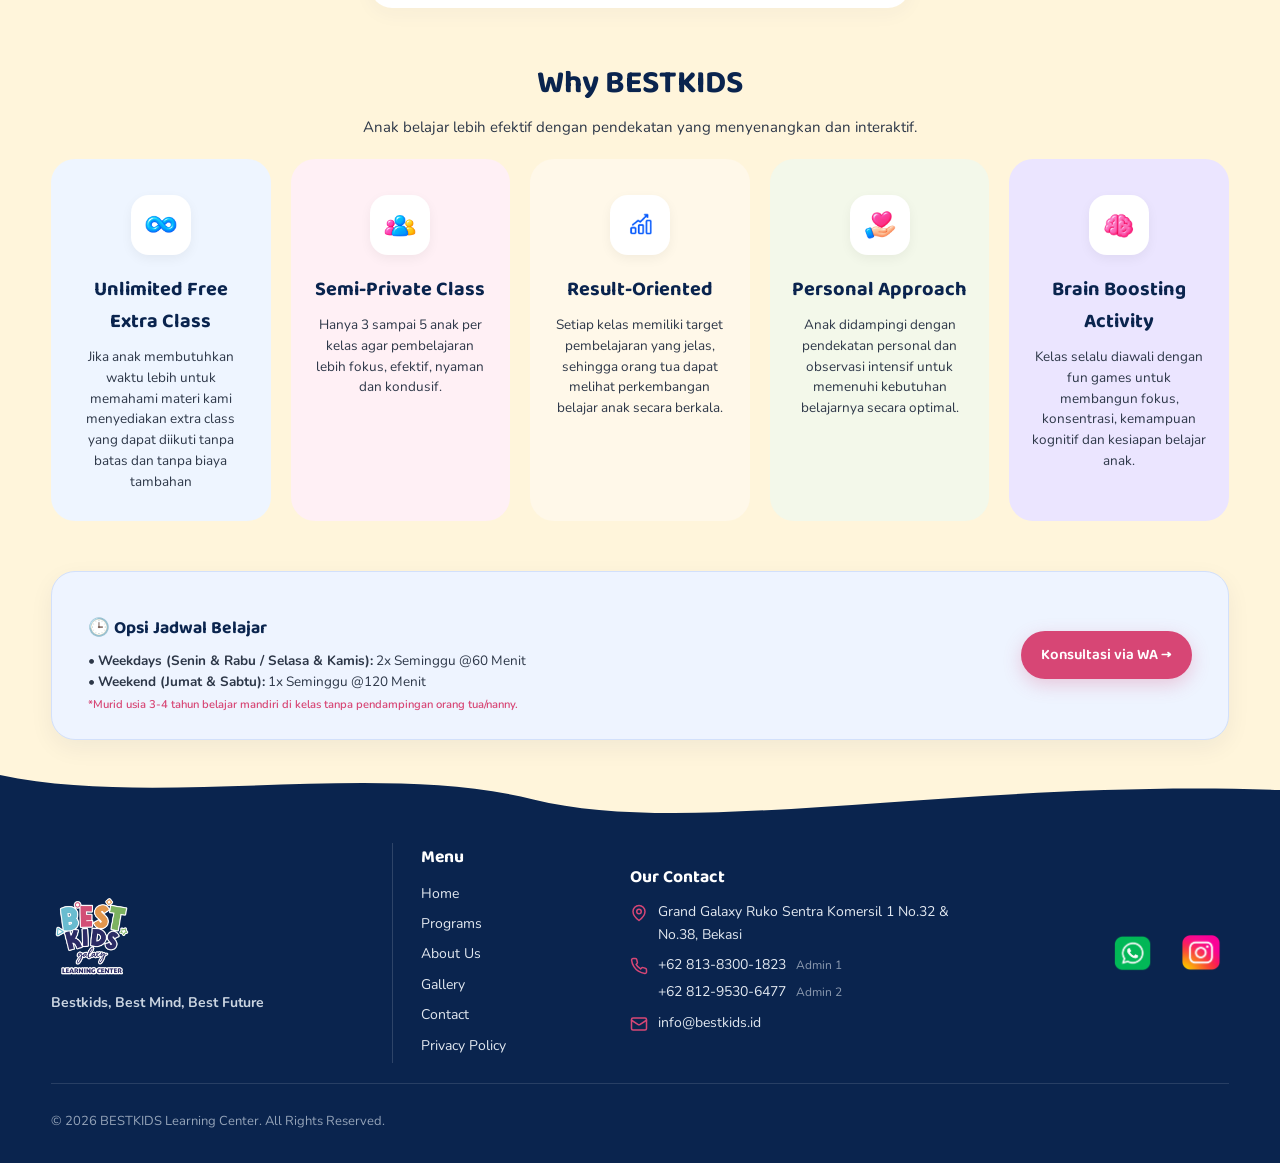
<file: detail-sensory-phonics.html>
<!doctype html>
<html lang="id">
<head>
  <meta charset="utf-8">
  <meta name="viewport" content="width=device-width, initial-scale=1">
  <title>Program Sensory Phonics (3–4 Tahun) - BESTKIDS</title>
  <link rel="icon" type="image/png" href="assets\logo_footer.png">
  
  <link rel="preconnect" href="https://fonts.googleapis.com">
  <link rel="preconnect" href="https://fonts.gstatic.com" crossorigin>
  <link href="https://fonts.googleapis.com/css2?family=Baloo+2:wght@400;500;600;700&family=Nunito:wght@400;500;600;700;800&display=swap" rel="stylesheet">
  
  <!-- CSS: urutan jangan diubah -->
  <link rel="stylesheet" href="css/base.css">
  <link rel="stylesheet" href="css/layout.css">
  <link rel="stylesheet" href="css/components.css">
  <link rel="stylesheet" href="css/detail.css">
  <link rel="stylesheet" href="css/overrides.css">
</head>
<body>
  <div id="header"></div>

  <main>
    <!-- HERO DETAIL KELAS -->
    <section class="page-hero hero-detail-redesign">
      <div class="container relative-container">
        <div class="breadcrumb-pills" style="margin-bottom: 24px;">
          <a href="index.html" class="pill-item">Home</a> › 
          <a href="program.html" class="pill-item">Programs</a> › 
          <span class="pill-item active">Sensory Phonics</span>
        </div>

        <div class="hero-detail-grid">
          <div class="hero-detail-text">
            <div class="hero-tag-row">
              <span class="badge badge-pink">👶 Usia 3 – 4 Tahun</span>
              <span class="badge badge-blue">🖐️ Multi-Sensory Approach</span>
            </div>
            
            <h1 class="page-title hero-title-lg">
              Program <span class="pink">Sensory Phonics</span>
            </h1>
            
            <p class="page-lead hero-desc">
              Program phonics paling awal untuk anak usia 3 sampai 4 tahun menggunakan pendekatan multi-sensory yang melibatkan indra penglihatan, pendengaran, peraba, perasa dan gerakan tubuh.
            </p>

            <div class="hero-action-group">
              <a href="kontak.html" class="btn btn-pink btn-hero-cta">
                <span>💬 Consultation & Free Trial Class</span>
                <small>Hubungi Admin via WhatsApp</small>
              </a>
            </div>
          </div>

          <div class="hero-detail-card">
            <div class="hero-img-frame">
              <img src="assets\galeri\Tactile Learning Experience.jpg" alt="Anak Belajar Sensory Phonics BESTKIDS">
              <span class="hero-floating-badge">✨ Multi-Sensory</span>
            </div>
            
            <div class="hero-quick-stats">
              <div class="qstat-item">
                <span class="qstat-icon">👥</span>
                <div>
                  <strong>Maks 5 Murid</strong>
                  <small>Semi-Private Class</small>
                </div>
              </div>
              <div class="qstat-item">
                <span class="qstat-icon">🌐</span>
                <div>
                  <strong>Language: English</strong>
                </div>
              </div>
            </div>
          </div>
        </div>
      </div>
    </section>

    <!-- SECTION FOKUS & METODOLOGI PEMBELAJARAN (WHAT WE DEVELOP) -->
    <section class="container section-sm">
      <div class="section-title text-center margin-bottom-md">
        <h2 class="page-title">What We Develop</h2>
      </div>

      <div class="focus-grid-5">
        <!-- Item 1: Fine Motor Skills -->
        <div class="focus-card bg-pink-light">
          <div class="focus-icon-wrap">
            <img src="assets\icon-program\fine-motor-skills.webp" alt="Fine Motor Skills">
          </div>
          <h3>Fine Motor Skills</h3>
          <p>Melatih kekuatan tangan, memegang pensil, dan melakukan gerakan kecil dan terarah.</p>
        </div>

        <!-- Item 2: Hand-Eye Coordination -->
        <div class="focus-card bg-blue-light">
          <div class="focus-icon-wrap">
            <img src="assets\icon-program\hand-eye-coordination.webp" alt="Hand-Eye Coordination">
          </div>
          <h3>Hand-Eye Coordination</h3>
          <p>Melatih koordinasi antara penglihatan dan gerakan tangan untuk menciptakan fokus yang lebih baik.</p>
        </div>

        <!-- Item 3: Multi-sensory Learning -->
        <div class="focus-card bg-yellow-light">
          <div class="focus-icon-wrap">
            <img src="assets\icon-program\sensory-phonics.webp" alt="Multi-sensory Learning">
          </div>
          <h3>Multi-sensory Learning</h3>
          <p>Melakukan aktivitas yang melibatkan berbagai indra secara bersamaan.</p>
        </div>

        <!-- Item 4: Pre-reading -->
        <div class="focus-card bg-purple-light">
          <div class="focus-icon-wrap">
            <img src="assets\icon-program\pre_reading.webp" alt="Pre-reading">
          </div>
          <h3>Pre-reading</h3>
          <p>Membangun kemampuan awal membaca.</p>
        </div>

        <!-- Item 5: Pre-writing -->
        <div class="focus-card bg-green-light">
          <div class="focus-icon-wrap">
            <img src="assets\icon-program\pre_writing.webp" alt="Pre-writing">
          </div>
          <h3>Pre-writing</h3>
          <p>Membangun kemampuan awal menulis.</p>
        </div>
      </div>
    </section>

    <!-- SECTION WHAT WE LEARN (SENSORY PHONICS - CLEAN HEADER CARDS) -->
    <section class="container section">
      <div class="section-header text-center">
        <h2>What We Learn</h2>
        <p>Kemampuan utama yang dikembangkan secara bertahap selama pembelajaran.</p>
      </div>

      <div class="curriculum-grid-modern">
        <!-- Card 1: A-Z Letter Sound & Formation -->
        <div class="curriculum-card-clean">
          <div class="card-header-pill bg-pink-soft">
            <span class="pill-icon">🔤</span>
            <h3>A–Z Letter Sound &amp; Formation</h3>
          </div>
          <ul class="clean-check-list list-pink">
            <li>Menguasai 26 bunyi huruf (<em>letter sounds</em>) dan pembentukannya dari A sampai Z.</li>
            <li>Belajar bunyi huruf melalui aktivitas interaktif dan multisensori yang menyenangkan.</li>
          </ul>
        </div>

        <!-- Card 2: Reading 2-letter Word & Introduction to 3-letter Word -->
        <div class="curriculum-card-clean">
          <div class="card-header-pill bg-blue-soft">
            <span class="pill-icon">📖</span>
            <h3>Reading 2-letter Word &amp; Introduction to 3-letter Word</h3>
          </div>
          <ul class="clean-check-list list-blue">
            <li>Mampu membaca kata 2 huruf berpola VC (<em>as, at, it, is, in</em>) dan CV (<em>sa, ta, pi, ni</em>).</li>
            <li>Mengenalkan dasar-dasar cara membaca kata 3 huruf secara bertahap.</li>
          </ul>
        </div>

        <!-- Card 3: Motor and Sensory Skills Development (Rata Tengah) -->
        <div class="curriculum-card-clean card-last-center">
          <div class="card-header-pill bg-yellow-soft">
            <span class="pill-icon">🎨</span>
            <h3>Motor and Sensory Skills Development</h3>
          </div>
          <ul class="clean-check-list list-yellow">
            <li>Mengembangkan kebiasaan memegang pensil (<em>pencil grip</em>) dengan benar.</li>
            <li>Meningkatkan fokus dan kemampuan mengikuti instruksi.</li>
          </ul>
        </div>
      </div>
    </section>

    <!-- SECTION WHY BESTKIDS -->
    <section class="container section">
      <div class="section-header text-center">
        <h2> Why <span class="navy-title">BESTKIDS</span> </h2>
        <p>Anak belajar lebih efektif dengan pendekatan yang menyenangkan dan interaktif.</p>
      </div>

      <div class="why-choose-grid" id="keunggulanGrid"></div>
    </section>
    <!-- BANNER JADWAL BELAJAR -->
    <section class="container section-sm">
      <div class="cta-banner" style="background: #EEF4FF; border-color: #D2E0FB;">
        <div class="cta-text">
          <h3 style="color:var(--navy); margin-bottom:8px;">🕒 Opsi Jadwal Belajar</h3>
          <p style="color:var(--ink); margin:0;">
            • <strong>Weekdays (Senin & Rabu / Selasa & Kamis):</strong> 2x Seminggu @60 Menit<br>
            • <strong>Weekend (Jumat & Sabtu):</strong> 1x Seminggu @120 Menit<br>
            <small style="color:var(--pink); font-weight:600;">*Murid usia 3-4 tahun belajar mandiri di kelas tanpa pendampingan orang tua/nanny.</small>
          </p>
        </div>
        <div class="cta-action">
          <a class="btn btn-pink" href="kontak.html">Konsultasi via WA →</a>
        </div>
      </div>
    </section>
  </main>

  <div id="footer"></div>

    <!-- TOMBOL WHATSAPP MENGAMBANG -->
  <a class="wa-float" href="https://wa.me/6281383001823?text=Halo%20BESTKIDS%2C%20saya%20ingin%20bertanya%20tentang%20program%20belajar%20untuk%20anak%20saya."
    target="_blank" rel="noopener noreferrer" aria-label="Chat WhatsApp BESTKIDS">
    <img src="assets/whatsapp.png" alt="" aria-hidden="true">
    <span class="wa-float-label">Chat Kami</span>
  </a>

  <script src="js/data.js"></script>
  <script src="js/render.js"></script>
  <script src="js/script.js"></script>
  <script>
    Promise.all([
      fetch('header.html').then(r => r.text()),
      fetch('footer.html').then(r => r.text())
    ]).then(([h, f]) => {
      document.querySelector('#header').innerHTML = h;
      document.querySelector('#footer').innerHTML = f;
    });
  </script>
</body>
</html>
</file>
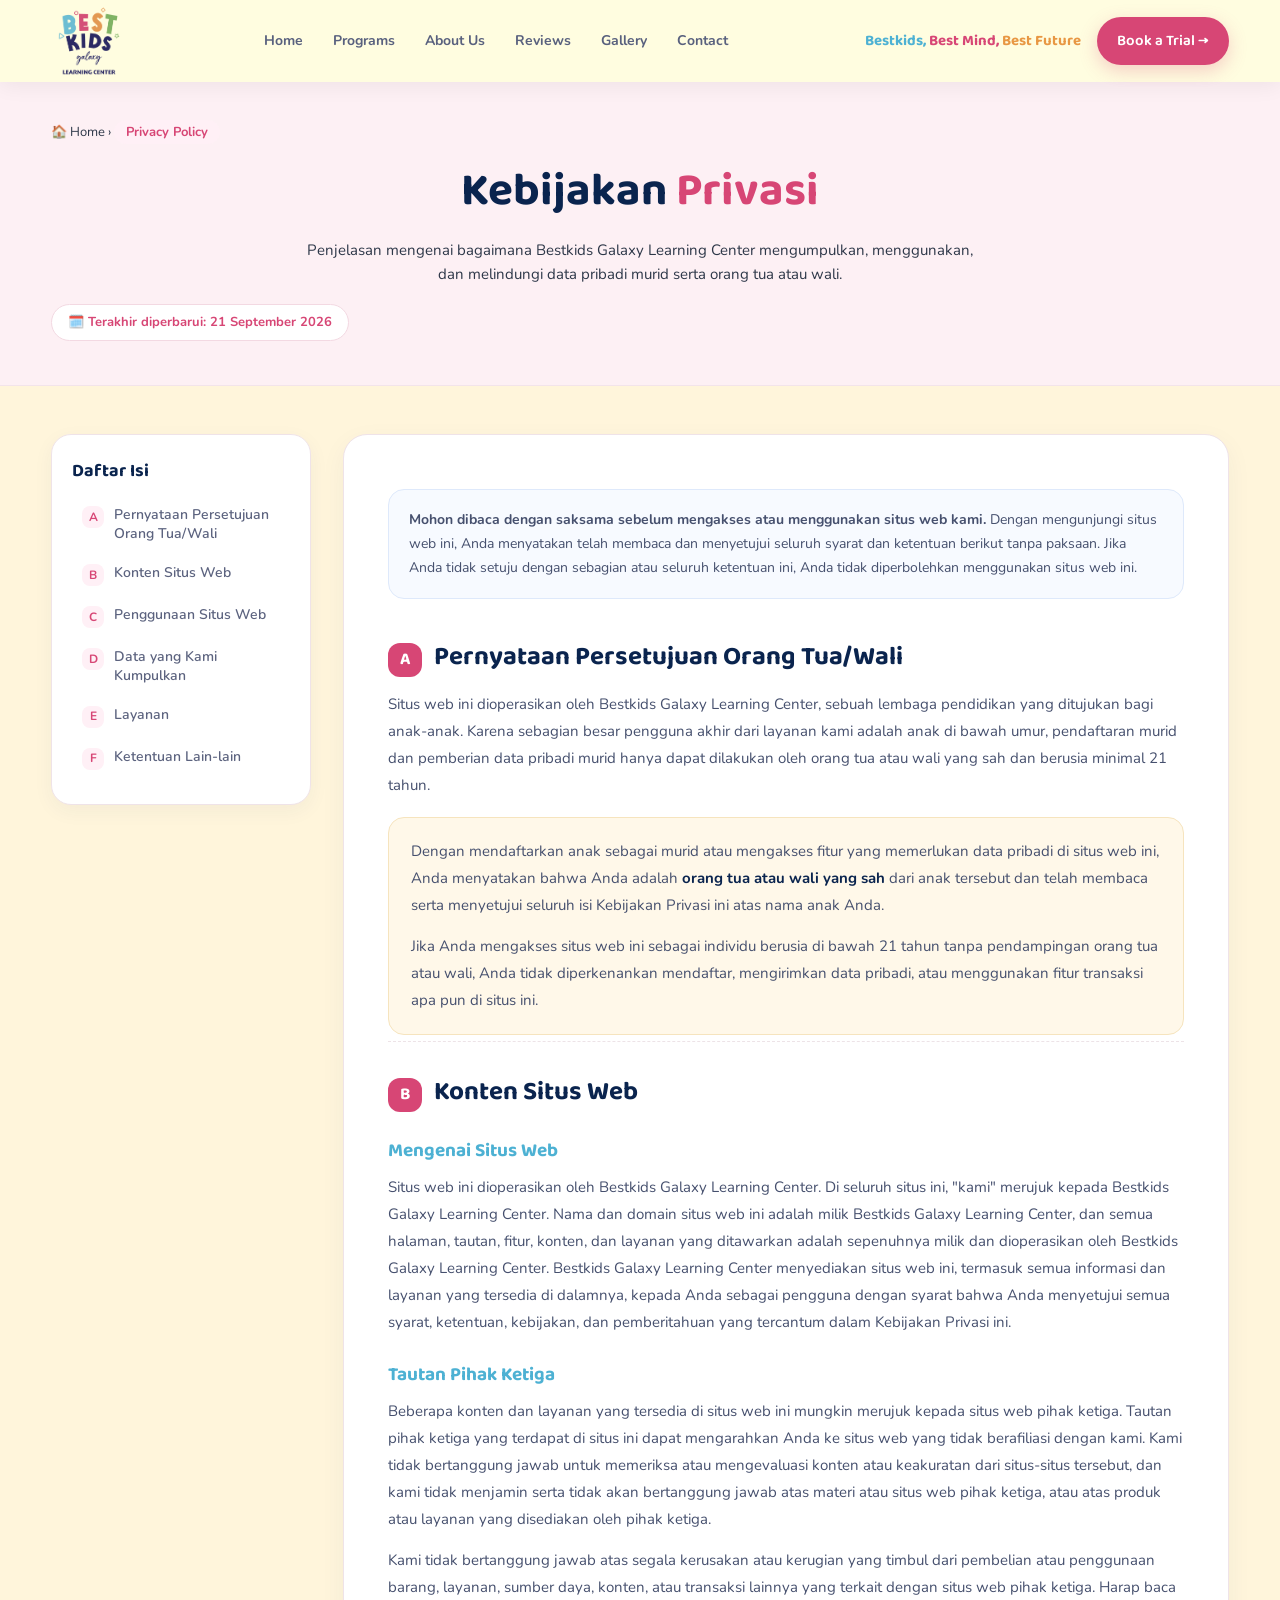
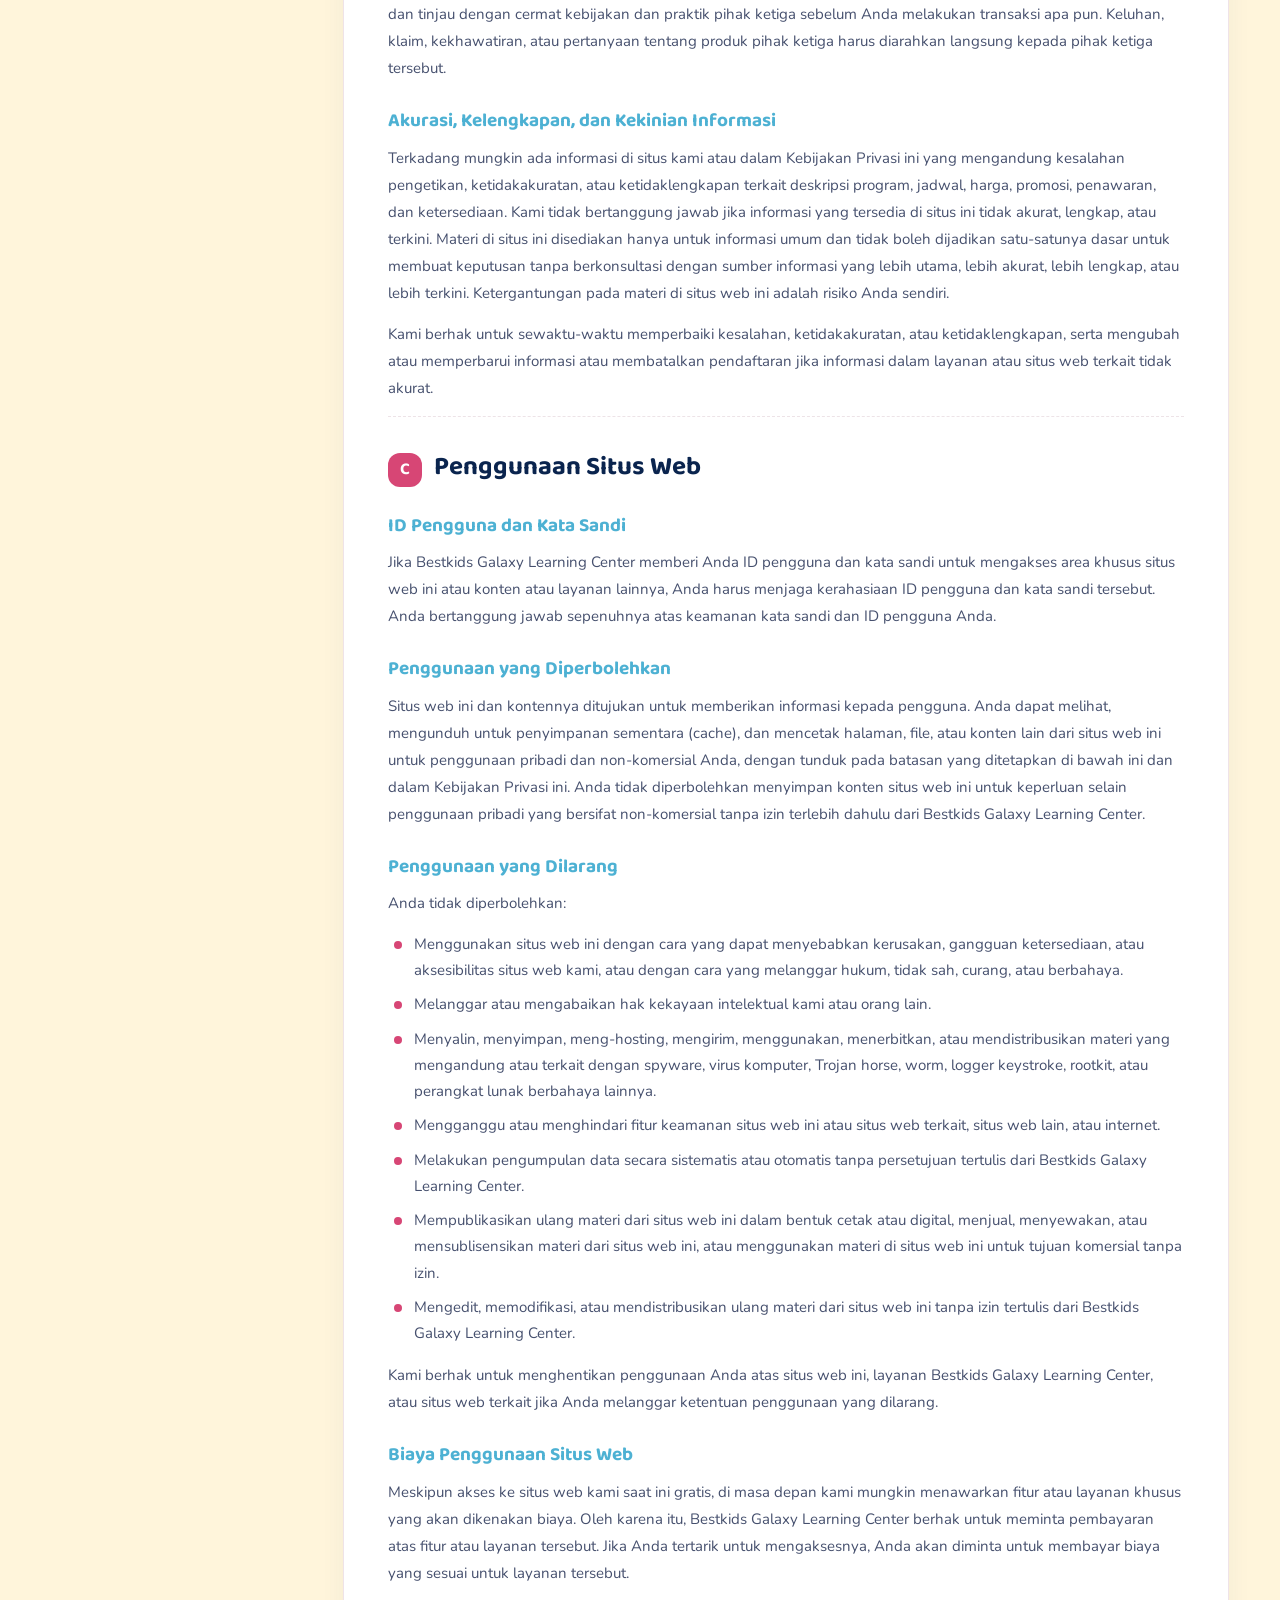
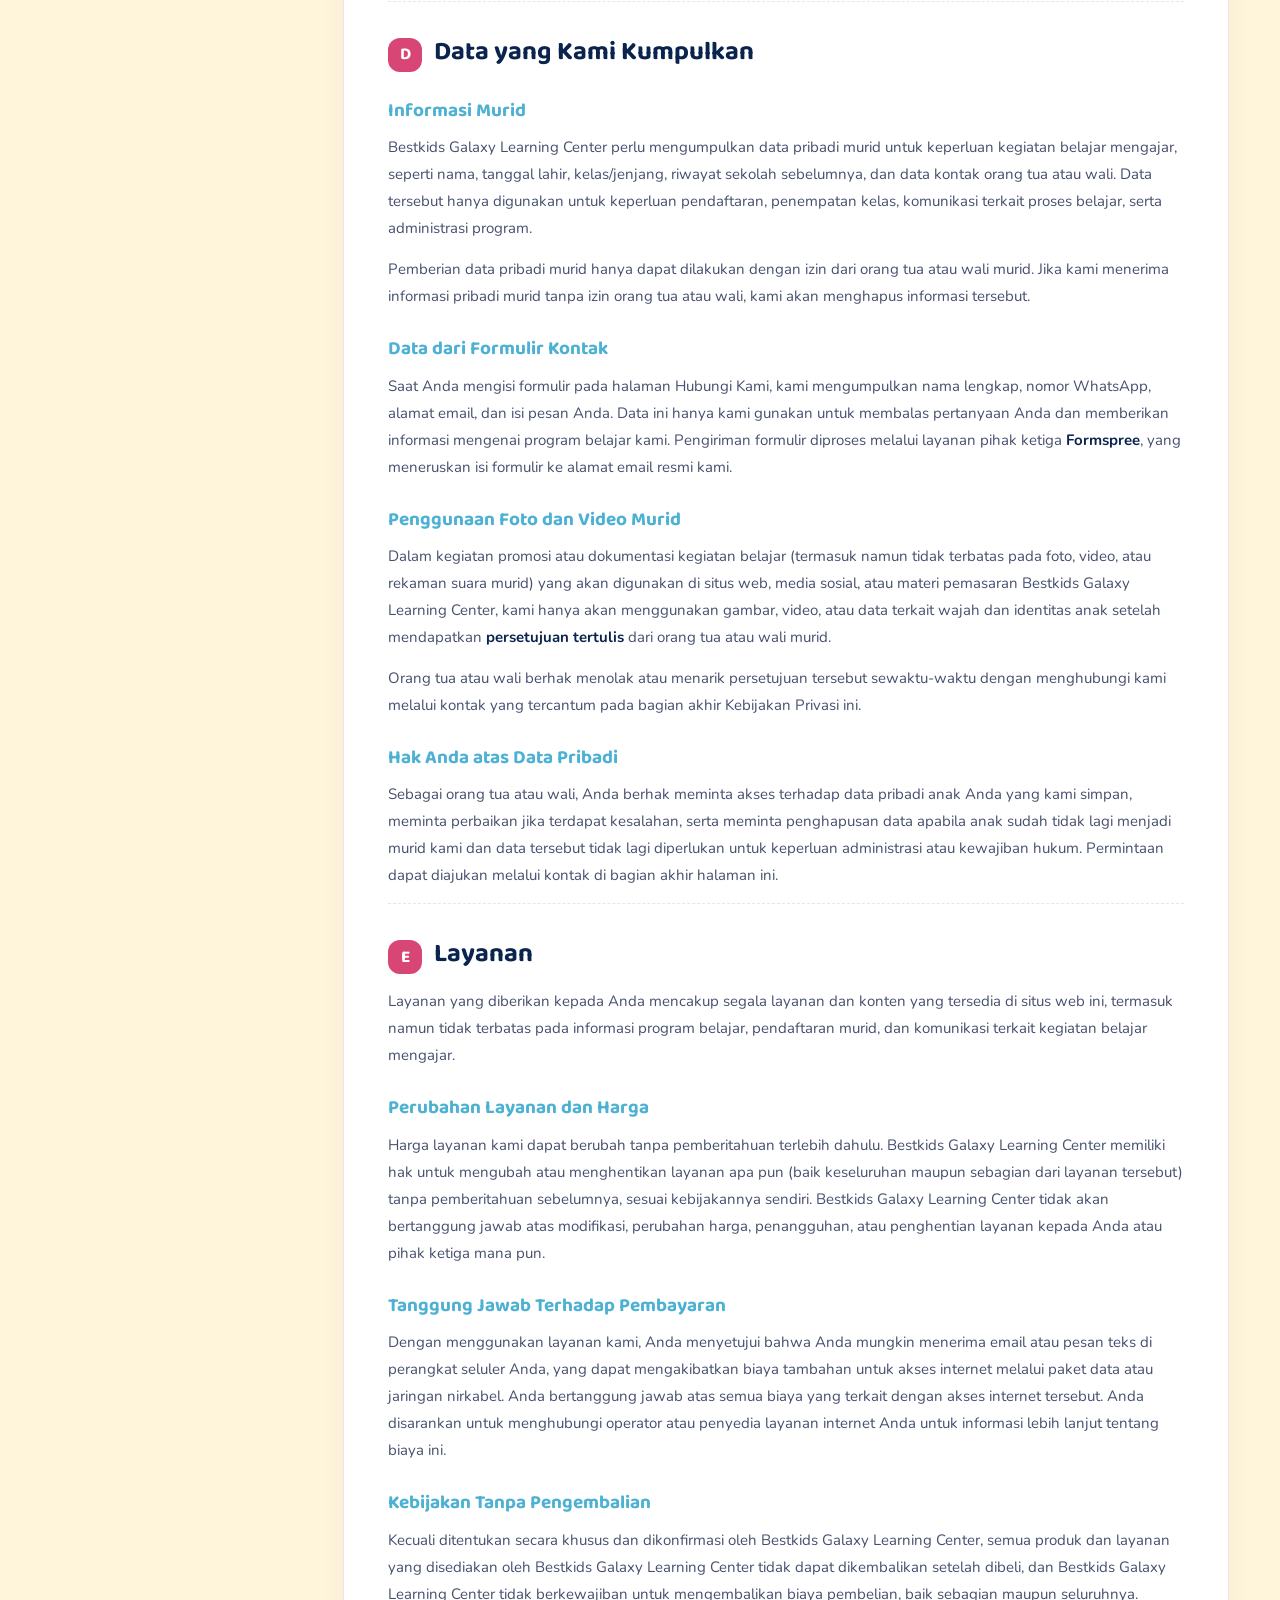
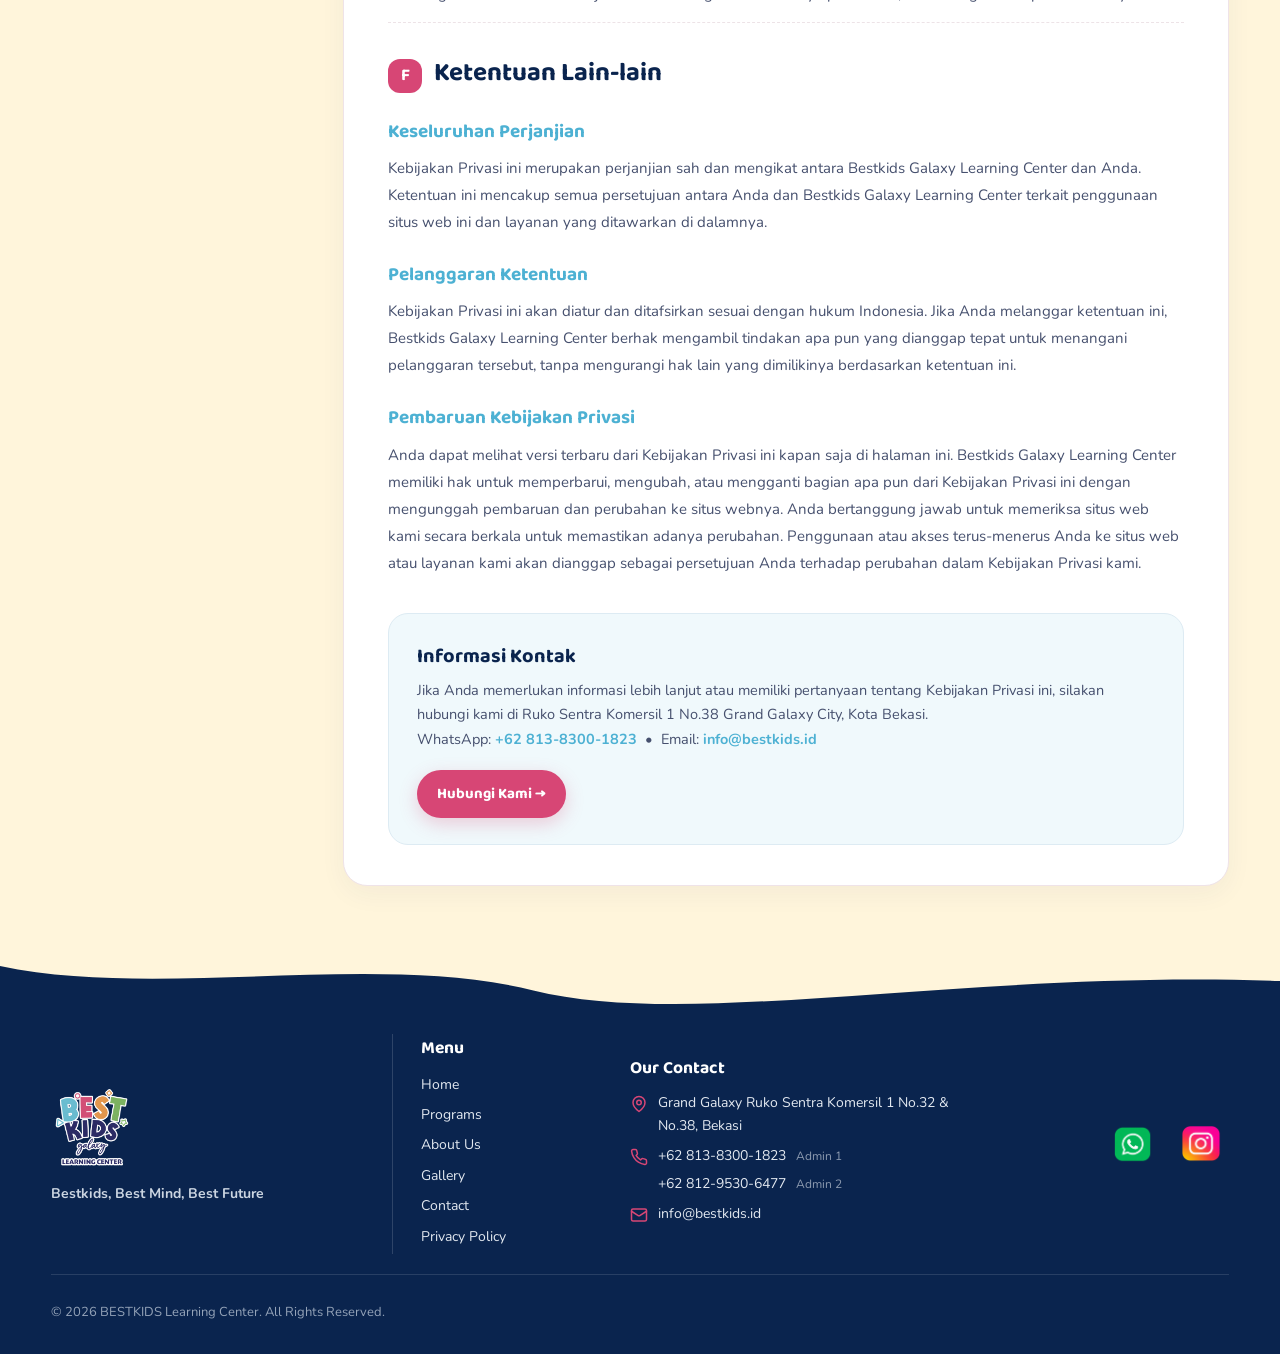
<file: kebijakan-privasi.html>
<!doctype html>
<html lang="id">
<head>
  <meta charset="utf-8">
  <meta name="viewport" content="width=device-width, initial-scale=1">
  <title>Privacy Policy — BESTKIDS Galaxy Learning Center</title>
  <link rel="icon" type="image/png" href="assets\logo_footer.png">
  <meta name="description" content="Kebijakan Privasi Bestkids Galaxy Learning Center: bagaimana kami mengumpulkan, menggunakan, dan melindungi data pribadi murid serta orang tua.">

  <link rel="preconnect" href="https://fonts.googleapis.com">
  <link rel="preconnect" href="https://fonts.gstatic.com" crossorigin>
  <link href="https://fonts.googleapis.com/css2?family=Baloo+2:wght@600;700&family=Nunito:wght@400;600;700;800&display=swap" rel="stylesheet">

  <!-- CSS: urutan jangan diubah -->
  <link rel="stylesheet" href="css/base.css">
  <link rel="stylesheet" href="css/layout.css">
  <link rel="stylesheet" href="css/components.css">
  <link rel="stylesheet" href="css/kebijakan.css">
  <link rel="stylesheet" href="css/overrides.css">
</head>
<body>
  <div id="header"></div>

  <main>
    <!-- HERO -->
    <section class="page-hero policy-hero">
      <div class="container text-center">
        <div class="breadcrumb-pills">
          <a href="index.html" class="pill-item">
            <span class="pill-home-icon">🏠</span> Home
          </a> ›
          <span class="pill-item active">Privacy Policy</span>
        </div>

        <h1 class="page-title">Kebijakan <span class="pink">Privasi</span></h1>
        <p class="page-lead">
          Penjelasan mengenai bagaimana Bestkids Galaxy Learning Center mengumpulkan, menggunakan,
          dan melindungi data pribadi murid serta orang tua atau wali.
        </p>
        <span class="policy-updated">🗓️ Terakhir diperbarui: 21 September 2026</span>
      </div>
    </section>

    <!-- ISI KEBIJAKAN -->
    <div class="container policy-layout">

      <!-- Daftar isi -->
      <nav class="policy-toc" aria-label="Daftar isi kebijakan privasi">
        <h2>Daftar Isi</h2>
        <ol>
          <li><a href="#persetujuan">Pernyataan Persetujuan Orang Tua/Wali</a></li>
          <li><a href="#konten">Konten Situs Web</a></li>
          <li><a href="#penggunaan">Penggunaan Situs Web</a></li>
          <li><a href="#data">Data yang Kami Kumpulkan</a></li>
          <li><a href="#layanan">Layanan</a></li>
          <li><a href="#lainnya">Ketentuan Lain-lain</a></li>
        </ol>
      </nav>

      <!-- Kartu isi -->
      <article class="policy-card">
        <p class="policy-intro">
          <strong>Mohon dibaca dengan saksama sebelum mengakses atau menggunakan situs web kami.</strong>
          Dengan mengunjungi situs web ini, Anda menyatakan telah membaca dan menyetujui seluruh syarat
          dan ketentuan berikut tanpa paksaan. Jika Anda tidak setuju dengan sebagian atau seluruh
          ketentuan ini, Anda tidak diperbolehkan menggunakan situs web ini.
        </p>

        <!-- A -->
        <section class="policy-section" id="persetujuan">
          <h2><span class="policy-letter">A</span> Pernyataan Persetujuan Orang Tua/Wali</h2>
          <p>
            Situs web ini dioperasikan oleh Bestkids Galaxy Learning Center, sebuah lembaga pendidikan
            yang ditujukan bagi anak-anak. Karena sebagian besar pengguna akhir dari layanan kami adalah
            anak di bawah umur, pendaftaran murid dan pemberian data pribadi murid hanya dapat dilakukan
            oleh orang tua atau wali yang sah dan berusia minimal 21 tahun.
          </p>
          <div class="policy-highlight">
            <p>
              Dengan mendaftarkan anak sebagai murid atau mengakses fitur yang memerlukan data pribadi di
              situs web ini, Anda menyatakan bahwa Anda adalah <strong>orang tua atau wali yang sah</strong>
              dari anak tersebut dan telah membaca serta menyetujui seluruh isi Kebijakan Privasi ini atas
              nama anak Anda.
            </p>
            <p>
              Jika Anda mengakses situs web ini sebagai individu berusia di bawah 21 tahun tanpa pendampingan
              orang tua atau wali, Anda tidak diperkenankan mendaftar, mengirimkan data pribadi, atau
              menggunakan fitur transaksi apa pun di situs ini.
            </p>
          </div>
        </section>

        <!-- B -->
        <section class="policy-section" id="konten">
          <h2><span class="policy-letter">B</span> Konten Situs Web</h2>

          <h3>Mengenai Situs Web</h3>
          <p>
            Situs web ini dioperasikan oleh Bestkids Galaxy Learning Center. Di seluruh situs ini, "kami"
            merujuk kepada Bestkids Galaxy Learning Center. Nama dan domain situs web ini adalah milik
            Bestkids Galaxy Learning Center, dan semua halaman, tautan, fitur, konten, dan layanan yang
            ditawarkan adalah sepenuhnya milik dan dioperasikan oleh Bestkids Galaxy Learning Center.
            Bestkids Galaxy Learning Center menyediakan situs web ini, termasuk semua informasi dan layanan
            yang tersedia di dalamnya, kepada Anda sebagai pengguna dengan syarat bahwa Anda menyetujui semua
            syarat, ketentuan, kebijakan, dan pemberitahuan yang tercantum dalam Kebijakan Privasi ini.
          </p>

          <h3>Tautan Pihak Ketiga</h3>
          <p>
            Beberapa konten dan layanan yang tersedia di situs web ini mungkin merujuk kepada situs web pihak
            ketiga. Tautan pihak ketiga yang terdapat di situs ini dapat mengarahkan Anda ke situs web yang
            tidak berafiliasi dengan kami. Kami tidak bertanggung jawab untuk memeriksa atau mengevaluasi
            konten atau keakuratan dari situs-situs tersebut, dan kami tidak menjamin serta tidak akan
            bertanggung jawab atas materi atau situs web pihak ketiga, atau atas produk atau layanan yang
            disediakan oleh pihak ketiga.
          </p>
          <p>
            Kami tidak bertanggung jawab atas segala kerusakan atau kerugian yang timbul dari pembelian atau
            penggunaan barang, layanan, sumber daya, konten, atau transaksi lainnya yang terkait dengan situs
            web pihak ketiga. Harap baca dan tinjau dengan cermat kebijakan dan praktik pihak ketiga sebelum
            Anda melakukan transaksi apa pun. Keluhan, klaim, kekhawatiran, atau pertanyaan tentang produk
            pihak ketiga harus diarahkan langsung kepada pihak ketiga tersebut.
          </p>

          <h3>Akurasi, Kelengkapan, dan Kekinian Informasi</h3>
          <p>
            Terkadang mungkin ada informasi di situs kami atau dalam Kebijakan Privasi ini yang mengandung
            kesalahan pengetikan, ketidakakuratan, atau ketidaklengkapan terkait deskripsi program, jadwal,
            harga, promosi, penawaran, dan ketersediaan. Kami tidak bertanggung jawab jika informasi yang
            tersedia di situs ini tidak akurat, lengkap, atau terkini. Materi di situs ini disediakan hanya
            untuk informasi umum dan tidak boleh dijadikan satu-satunya dasar untuk membuat keputusan tanpa
            berkonsultasi dengan sumber informasi yang lebih utama, lebih akurat, lebih lengkap, atau lebih
            terkini. Ketergantungan pada materi di situs web ini adalah risiko Anda sendiri.
          </p>
          <p>
            Kami berhak untuk sewaktu-waktu memperbaiki kesalahan, ketidakakuratan, atau ketidaklengkapan,
            serta mengubah atau memperbarui informasi atau membatalkan pendaftaran jika informasi dalam
            layanan atau situs web terkait tidak akurat.
          </p>
        </section>

        <!-- C -->
        <section class="policy-section" id="penggunaan">
          <h2><span class="policy-letter">C</span> Penggunaan Situs Web</h2>

          <h3>ID Pengguna dan Kata Sandi</h3>
          <p>
            Jika Bestkids Galaxy Learning Center memberi Anda ID pengguna dan kata sandi untuk mengakses area
            khusus situs web ini atau konten atau layanan lainnya, Anda harus menjaga kerahasiaan ID pengguna
            dan kata sandi tersebut. Anda bertanggung jawab sepenuhnya atas keamanan kata sandi dan ID
            pengguna Anda.
          </p>

          <h3>Penggunaan yang Diperbolehkan</h3>
          <p>
            Situs web ini dan kontennya ditujukan untuk memberikan informasi kepada pengguna. Anda dapat
            melihat, mengunduh untuk penyimpanan sementara (cache), dan mencetak halaman, file, atau konten
            lain dari situs web ini untuk penggunaan pribadi dan non-komersial Anda, dengan tunduk pada
            batasan yang ditetapkan di bawah ini dan dalam Kebijakan Privasi ini. Anda tidak diperbolehkan
            menyimpan konten situs web ini untuk keperluan selain penggunaan pribadi yang bersifat
            non-komersial tanpa izin terlebih dahulu dari Bestkids Galaxy Learning Center.
          </p>

          <h3>Penggunaan yang Dilarang</h3>
          <p>Anda tidak diperbolehkan:</p>
          <ul>
            <li>Menggunakan situs web ini dengan cara yang dapat menyebabkan kerusakan, gangguan ketersediaan, atau aksesibilitas situs web kami, atau dengan cara yang melanggar hukum, tidak sah, curang, atau berbahaya.</li>
            <li>Melanggar atau mengabaikan hak kekayaan intelektual kami atau orang lain.</li>
            <li>Menyalin, menyimpan, meng-hosting, mengirim, menggunakan, menerbitkan, atau mendistribusikan materi yang mengandung atau terkait dengan spyware, virus komputer, Trojan horse, worm, logger keystroke, rootkit, atau perangkat lunak berbahaya lainnya.</li>
            <li>Mengganggu atau menghindari fitur keamanan situs web ini atau situs web terkait, situs web lain, atau internet.</li>
            <li>Melakukan pengumpulan data secara sistematis atau otomatis tanpa persetujuan tertulis dari Bestkids Galaxy Learning Center.</li>
            <li>Mempublikasikan ulang materi dari situs web ini dalam bentuk cetak atau digital, menjual, menyewakan, atau mensublisensikan materi dari situs web ini, atau menggunakan materi di situs web ini untuk tujuan komersial tanpa izin.</li>
            <li>Mengedit, memodifikasi, atau mendistribusikan ulang materi dari situs web ini tanpa izin tertulis dari Bestkids Galaxy Learning Center.</li>
          </ul>
          <p>
            Kami berhak untuk menghentikan penggunaan Anda atas situs web ini, layanan Bestkids Galaxy
            Learning Center, atau situs web terkait jika Anda melanggar ketentuan penggunaan yang dilarang.
          </p>

          <h3>Biaya Penggunaan Situs Web</h3>
          <p>
            Meskipun akses ke situs web kami saat ini gratis, di masa depan kami mungkin menawarkan fitur atau
            layanan khusus yang akan dikenakan biaya. Oleh karena itu, Bestkids Galaxy Learning Center berhak
            untuk meminta pembayaran atas fitur atau layanan tersebut. Jika Anda tertarik untuk mengaksesnya,
            Anda akan diminta untuk membayar biaya yang sesuai untuk layanan tersebut.
          </p>
        </section>

        <!-- D -->
        <section class="policy-section" id="data">
          <h2><span class="policy-letter">D</span> Data yang Kami Kumpulkan</h2>

          <h3>Informasi Murid</h3>
          <p>
            Bestkids Galaxy Learning Center perlu mengumpulkan data pribadi murid untuk keperluan kegiatan
            belajar mengajar, seperti nama, tanggal lahir, kelas/jenjang, riwayat sekolah sebelumnya, dan data
            kontak orang tua atau wali. Data tersebut hanya digunakan untuk keperluan pendaftaran, penempatan
            kelas, komunikasi terkait proses belajar, serta administrasi program.
          </p>
          <p>
            Pemberian data pribadi murid hanya dapat dilakukan dengan izin dari orang tua atau wali murid.
            Jika kami menerima informasi pribadi murid tanpa izin orang tua atau wali, kami akan menghapus
            informasi tersebut.
          </p>

          <h3>Data dari Formulir Kontak</h3>
          <p>
            Saat Anda mengisi formulir pada halaman <a href="kontak.html">Hubungi Kami</a>, kami mengumpulkan
            nama lengkap, nomor WhatsApp, alamat email, dan isi pesan Anda. Data ini hanya kami gunakan untuk
            membalas pertanyaan Anda dan memberikan informasi mengenai program belajar kami. Pengiriman
            formulir diproses melalui layanan pihak ketiga <strong>Formspree</strong>, yang meneruskan isi
            formulir ke alamat email resmi kami.
          </p>

          <h3>Penggunaan Foto dan Video Murid</h3>
          <p>
            Dalam kegiatan promosi atau dokumentasi kegiatan belajar (termasuk namun tidak terbatas pada foto,
            video, atau rekaman suara murid) yang akan digunakan di situs web, media sosial, atau materi
            pemasaran Bestkids Galaxy Learning Center, kami hanya akan menggunakan gambar, video, atau data
            terkait wajah dan identitas anak setelah mendapatkan <strong>persetujuan tertulis</strong> dari
            orang tua atau wali murid.
          </p>
          <p>
            Orang tua atau wali berhak menolak atau menarik persetujuan tersebut sewaktu-waktu dengan
            menghubungi kami melalui kontak yang tercantum pada bagian akhir Kebijakan Privasi ini.
          </p>

          <h3>Hak Anda atas Data Pribadi</h3>
          <p>
            Sebagai orang tua atau wali, Anda berhak meminta akses terhadap data pribadi anak Anda yang kami
            simpan, meminta perbaikan jika terdapat kesalahan, serta meminta penghapusan data apabila anak
            sudah tidak lagi menjadi murid kami dan data tersebut tidak lagi diperlukan untuk keperluan
            administrasi atau kewajiban hukum. Permintaan dapat diajukan melalui kontak di bagian akhir
            halaman ini.
          </p>
        </section>

        <!-- E -->
        <section class="policy-section" id="layanan">
          <h2><span class="policy-letter">E</span> Layanan</h2>
          <p>
            Layanan yang diberikan kepada Anda mencakup segala layanan dan konten yang tersedia di situs web
            ini, termasuk namun tidak terbatas pada informasi program belajar, pendaftaran murid, dan
            komunikasi terkait kegiatan belajar mengajar.
          </p>

          <h3>Perubahan Layanan dan Harga</h3>
          <p>
            Harga layanan kami dapat berubah tanpa pemberitahuan terlebih dahulu. Bestkids Galaxy Learning
            Center memiliki hak untuk mengubah atau menghentikan layanan apa pun (baik keseluruhan maupun
            sebagian dari layanan tersebut) tanpa pemberitahuan sebelumnya, sesuai kebijakannya sendiri.
            Bestkids Galaxy Learning Center tidak akan bertanggung jawab atas modifikasi, perubahan harga,
            penangguhan, atau penghentian layanan kepada Anda atau pihak ketiga mana pun.
          </p>

          <h3>Tanggung Jawab Terhadap Pembayaran</h3>
          <p>
            Dengan menggunakan layanan kami, Anda menyetujui bahwa Anda mungkin menerima email atau pesan teks
            di perangkat seluler Anda, yang dapat mengakibatkan biaya tambahan untuk akses internet melalui
            paket data atau jaringan nirkabel. Anda bertanggung jawab atas semua biaya yang terkait dengan
            akses internet tersebut. Anda disarankan untuk menghubungi operator atau penyedia layanan internet
            Anda untuk informasi lebih lanjut tentang biaya ini.
          </p>

          <h3>Kebijakan Tanpa Pengembalian</h3>
          <p>
            Kecuali ditentukan secara khusus dan dikonfirmasi oleh Bestkids Galaxy Learning Center, semua
            produk dan layanan yang disediakan oleh Bestkids Galaxy Learning Center tidak dapat dikembalikan
            setelah dibeli, dan Bestkids Galaxy Learning Center tidak berkewajiban untuk mengembalikan biaya
            pembelian, baik sebagian maupun seluruhnya.
          </p>
        </section>

        <!-- F -->
        <section class="policy-section" id="lainnya">
          <h2><span class="policy-letter">F</span> Ketentuan Lain-lain</h2>

          <h3>Keseluruhan Perjanjian</h3>
          <p>
            Kebijakan Privasi ini merupakan perjanjian sah dan mengikat antara Bestkids Galaxy Learning Center
            dan Anda. Ketentuan ini mencakup semua persetujuan antara Anda dan Bestkids Galaxy Learning Center
            terkait penggunaan situs web ini dan layanan yang ditawarkan di dalamnya.
          </p>

          <h3>Pelanggaran Ketentuan</h3>
          <p>
            Kebijakan Privasi ini akan diatur dan ditafsirkan sesuai dengan hukum Indonesia. Jika Anda
            melanggar ketentuan ini, Bestkids Galaxy Learning Center berhak mengambil tindakan apa pun yang
            dianggap tepat untuk menangani pelanggaran tersebut, tanpa mengurangi hak lain yang dimilikinya
            berdasarkan ketentuan ini.
          </p>

          <h3>Pembaruan Kebijakan Privasi</h3>
          <p>
            Anda dapat melihat versi terbaru dari Kebijakan Privasi ini kapan saja di halaman ini. Bestkids
            Galaxy Learning Center memiliki hak untuk memperbarui, mengubah, atau mengganti bagian apa pun
            dari Kebijakan Privasi ini dengan mengunggah pembaruan dan perubahan ke situs webnya. Anda
            bertanggung jawab untuk memeriksa situs web kami secara berkala untuk memastikan adanya perubahan.
            Penggunaan atau akses terus-menerus Anda ke situs web atau layanan kami akan dianggap sebagai
            persetujuan Anda terhadap perubahan dalam Kebijakan Privasi kami.
          </p>
        </section>

        <!-- Kontak -->
        <div class="policy-contact">
          <div>
            <h3>Informasi Kontak</h3>
            <p>
              Jika Anda memerlukan informasi lebih lanjut atau memiliki pertanyaan tentang Kebijakan Privasi
              ini, silakan hubungi kami di Ruko Sentra Komersil 1 No.38 Grand Galaxy City, Kota Bekasi.<br>
              WhatsApp: <a href="https://wa.me/6281383001823" target="_blank" rel="noopener noreferrer">+62 813-8300-1823</a>
              &nbsp;•&nbsp; Email: <a href="mailto:info@bestkids.id">info@bestkids.id</a>
            </p>
          </div>
          <a class="btn btn-pink" href="kontak.html">Hubungi Kami →</a>
        </div>
      </article>
    </div>
  </main>

  <div id="footer"></div>

  <script src="js/script.js"></script>
  <script>
    Promise.all([
      fetch('header.html').then(r => r.text()),
      fetch('footer.html').then(r => r.text())
    ]).then(([h, f]) => {
      document.querySelector('#header').innerHTML = h;
      document.querySelector('#footer').innerHTML = f;
    });
  </script>
</body>
</html>
</file>
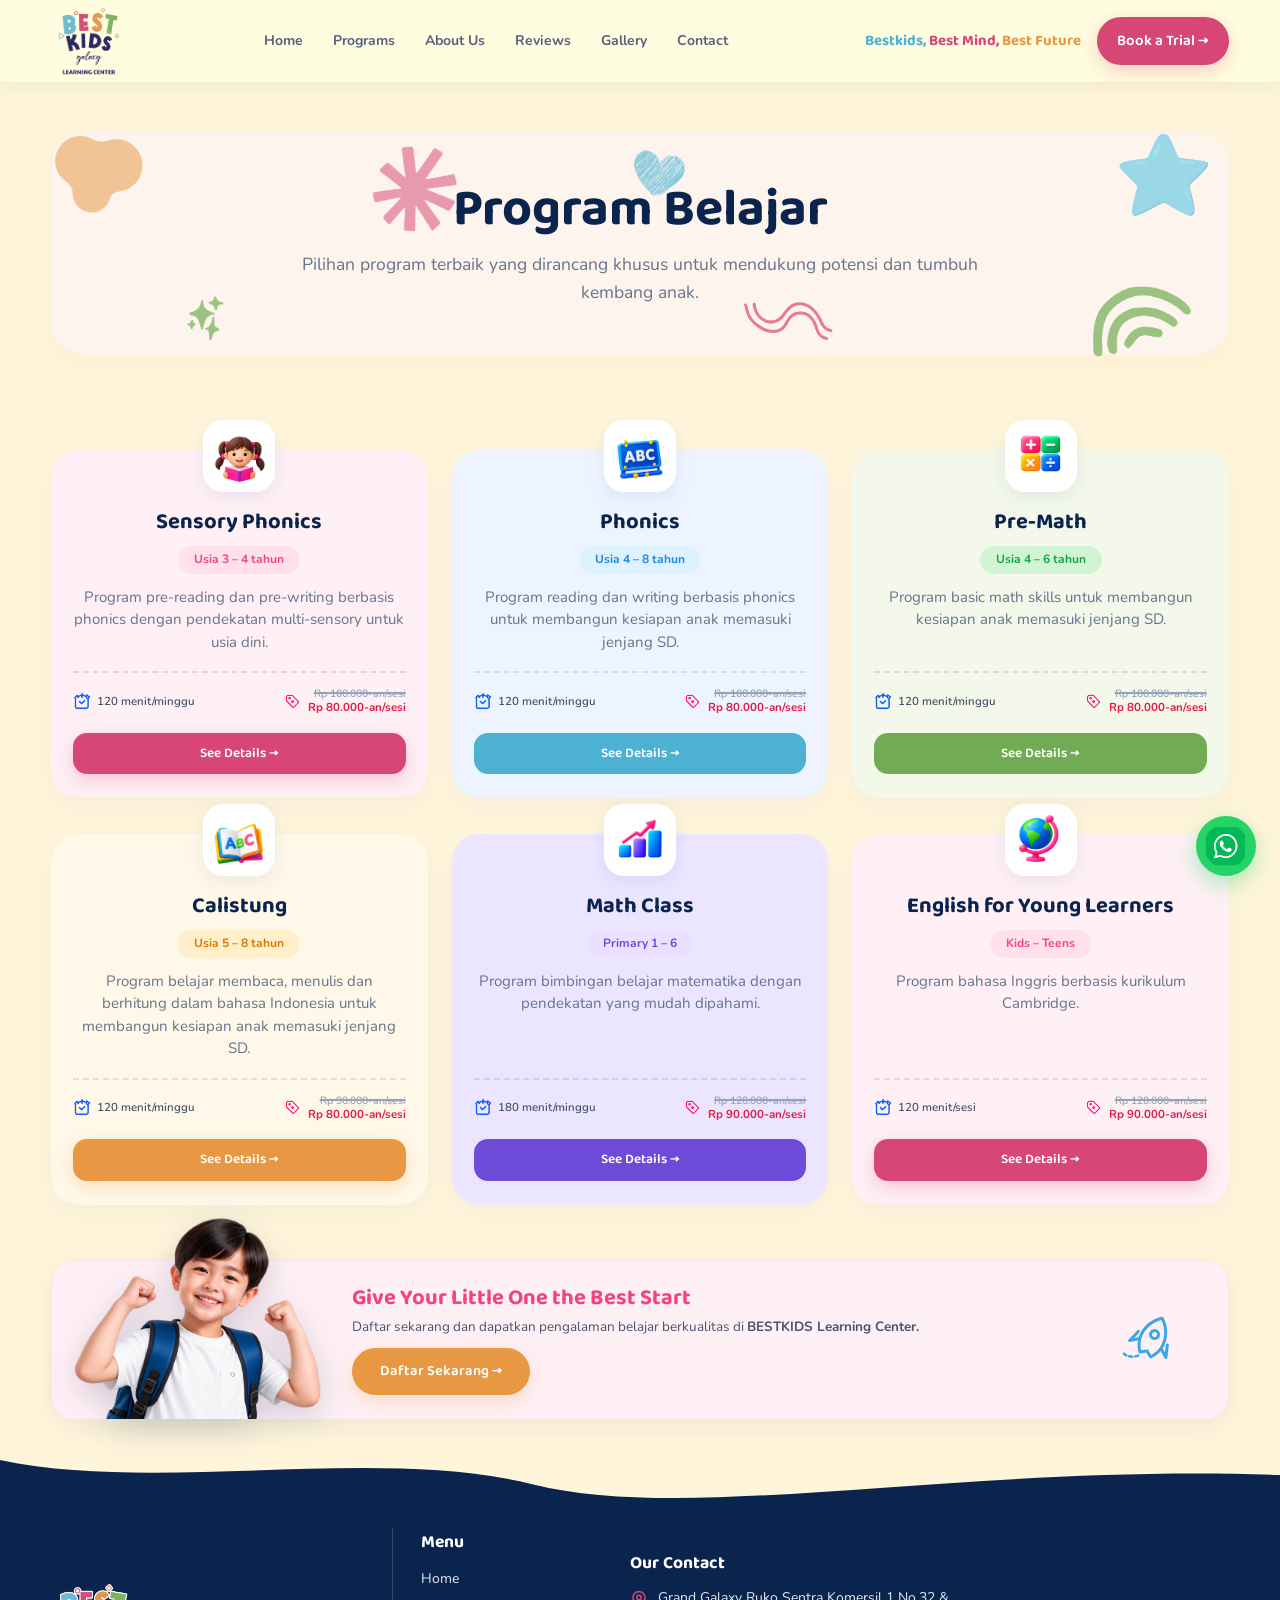
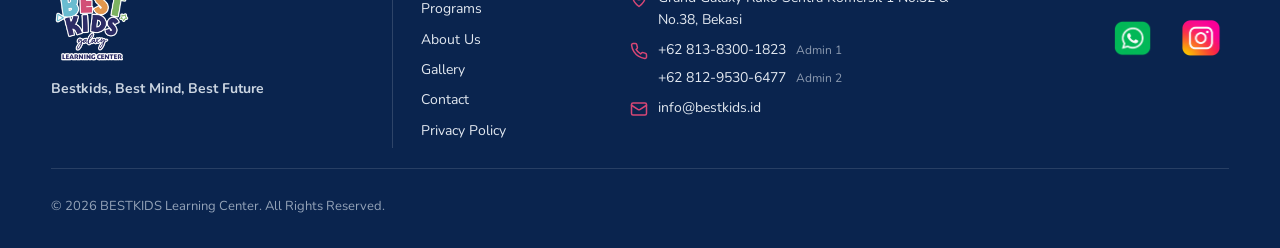
<file: program.html>
<!doctype html>
<html lang="id">
<head>
  <meta charset="utf-8">
  <meta name="viewport" content="width=device-width, initial-scale=1">
  <title>Programs - BESTKIDS Galaxy Learning Center.</title>
  <link rel="icon" type="image/png" href="assets\logo_footer.png">
  
  <link rel="preconnect" href="https://fonts.googleapis.com">
  <link rel="preconnect" href="https://fonts.gstatic.com" crossorigin>
  <link href="https://fonts.googleapis.com/css2?family=Baloo+2:wght@400;500;600;700&family=Nunito:wght@400;500;600;700;800&display=swap" rel="stylesheet">
  
  <!-- CSS: urutan jangan diubah -->
  <link rel="stylesheet" href="css/base.css">
  <link rel="stylesheet" href="css/layout.css">
  <link rel="stylesheet" href="css/components.css">
  <link rel="stylesheet" href="css/program.css">
  <link rel="stylesheet" href="css/overrides.css">
</head>
<body>
  <div id="header"></div>

  <main>

    <!-- HERO PROGRAM KAMI (CSS CROP MANUAL) -->
    <section class="program-hero">
      <div class="hero-decorations">
        <img src="assets/ornamen/cat_spill_orange.png" class="decor-item decor-cat-spill" alt="">
        <img src="assets/ornamen/blink_stars_green.png" class="decor-item decor-blink-star" alt="">
        <img src="assets/ornamen/5star_blue.png" class="decor-item decor-5star" alt="">
        <img src="assets/ornamen/wavy_line_pink.png" class="decor-item decor-wavy" alt="">
        <img src="assets/ornamen/half_circle_line_green.png" class="decor-item decor-half-circle" alt="">
        <img src="assets/ornamen/heart_blue.png" class="decor-item decor-heart" alt="">
        <img src="assets/ornamen/star_pink.png" class="decor-item decor-star" alt="">
      </div>
      <div class="container">
          <div class="program-hero-wrapper">
            <div class="program-hero-text text-center">
              <h1 class="page-title">Program <span class="navy-title">Belajar</span></h1>
              <p class="page-lead">Pilihan program terbaik yang dirancang khusus untuk mendukung potensi dan tumbuh kembang anak.</p>
            </div>
          </div>
       </div>
    </section>

    <!-- KATALOG PROGRAM -->
    <section class="section">
      <div class="container">
        <div class="program-catalog-grid" id="programGrid"></div>
      </div>
    </section>

  <!-- BANNER CTA PROGRAM -->
  <section class="container cta-section-wrapper">
    <div class="cta-banner">
      <!-- Foto Anak Sisi Kiri -->
      <div class="cta-avatar-square">
        <img src="assets/anak 2.png" alt="Anak Belajar BESTKIDS">
      </div>

      <!-- Konten Teks & Tombol Kuning -->
      <div class="cta-text">
        <h2>Give Your Little One the Best Start</h2>
        <p>Daftar sekarang dan dapatkan pengalaman belajar berkualitas di <strong>BESTKIDS Learning Center.</strong></p>

        <div class="cta-action-wrapper">
          <a class="btn btn-yellow btn-round" href="kontak.html">Daftar Sekarang &rarr;</a>
        </div>
      </div>

      <!-- Ornamen Roket Sisi Kanan -->
      <div class="cta-rocket-wrapper">
        <svg class="rocket-icon" viewBox="0 0 64 64" fill="none" xmlns="http://www.w3.org/2000/svg">
          <path d="M32 8C32 8 44 16 44 32C44 40 38 48 38 48L32 44L26 48C26 48 20 40 20 32C20 16 32 8 32 8Z" stroke="#3BA7E8" stroke-width="3" stroke-linecap="round" stroke-linejoin="round"/>
          <circle cx="32" cy="26" r="4" stroke="#3BA7E8" stroke-width="3"/>
          <path d="M20 36L12 42L16 30" stroke="#3BA7E8" stroke-width="3" stroke-linecap="round" stroke-linejoin="round"/>
          <path d="M44 36L52 42L48 30" stroke="#3BA7E8" stroke-width="3" stroke-linecap="round" stroke-linejoin="round"/>
          <path d="M26 52C22 56 16 58 12 56" stroke="#3BA7E8" stroke-width="2.5" stroke-dasharray="3 3" stroke-linecap="round"/>
        </svg>
      </div>
    </div>
  </section>
  </main>

  <div id="footer"></div>

    <!-- TOMBOL WHATSAPP MENGAMBANG -->
  <a class="wa-float" href="https://wa.me/6281383001823?text=Halo%20BESTKIDS%2C%20saya%20ingin%20bertanya%20tentang%20program%20belajar%20untuk%20anak%20saya."
    target="_blank" rel="noopener noreferrer" aria-label="Chat WhatsApp BESTKIDS">
    <img src="assets/whatsapp.png" alt="" aria-hidden="true">
    <span class="wa-float-label">Chat Kami</span>
  </a>

  <script src="js/data.js"></script>
  <script src="js/render.js"></script>
  <script src="js/script.js"></script>
  <script>
    Promise.all([
      fetch('header.html').then(r => r.text()),
      fetch('footer.html').then(r => r.text())
    ]).then(([h, f]) => {
      document.querySelector('#header').innerHTML = h;
      document.querySelector('#footer').innerHTML = f;
    });
  </script>
</body>
</html>
</file>
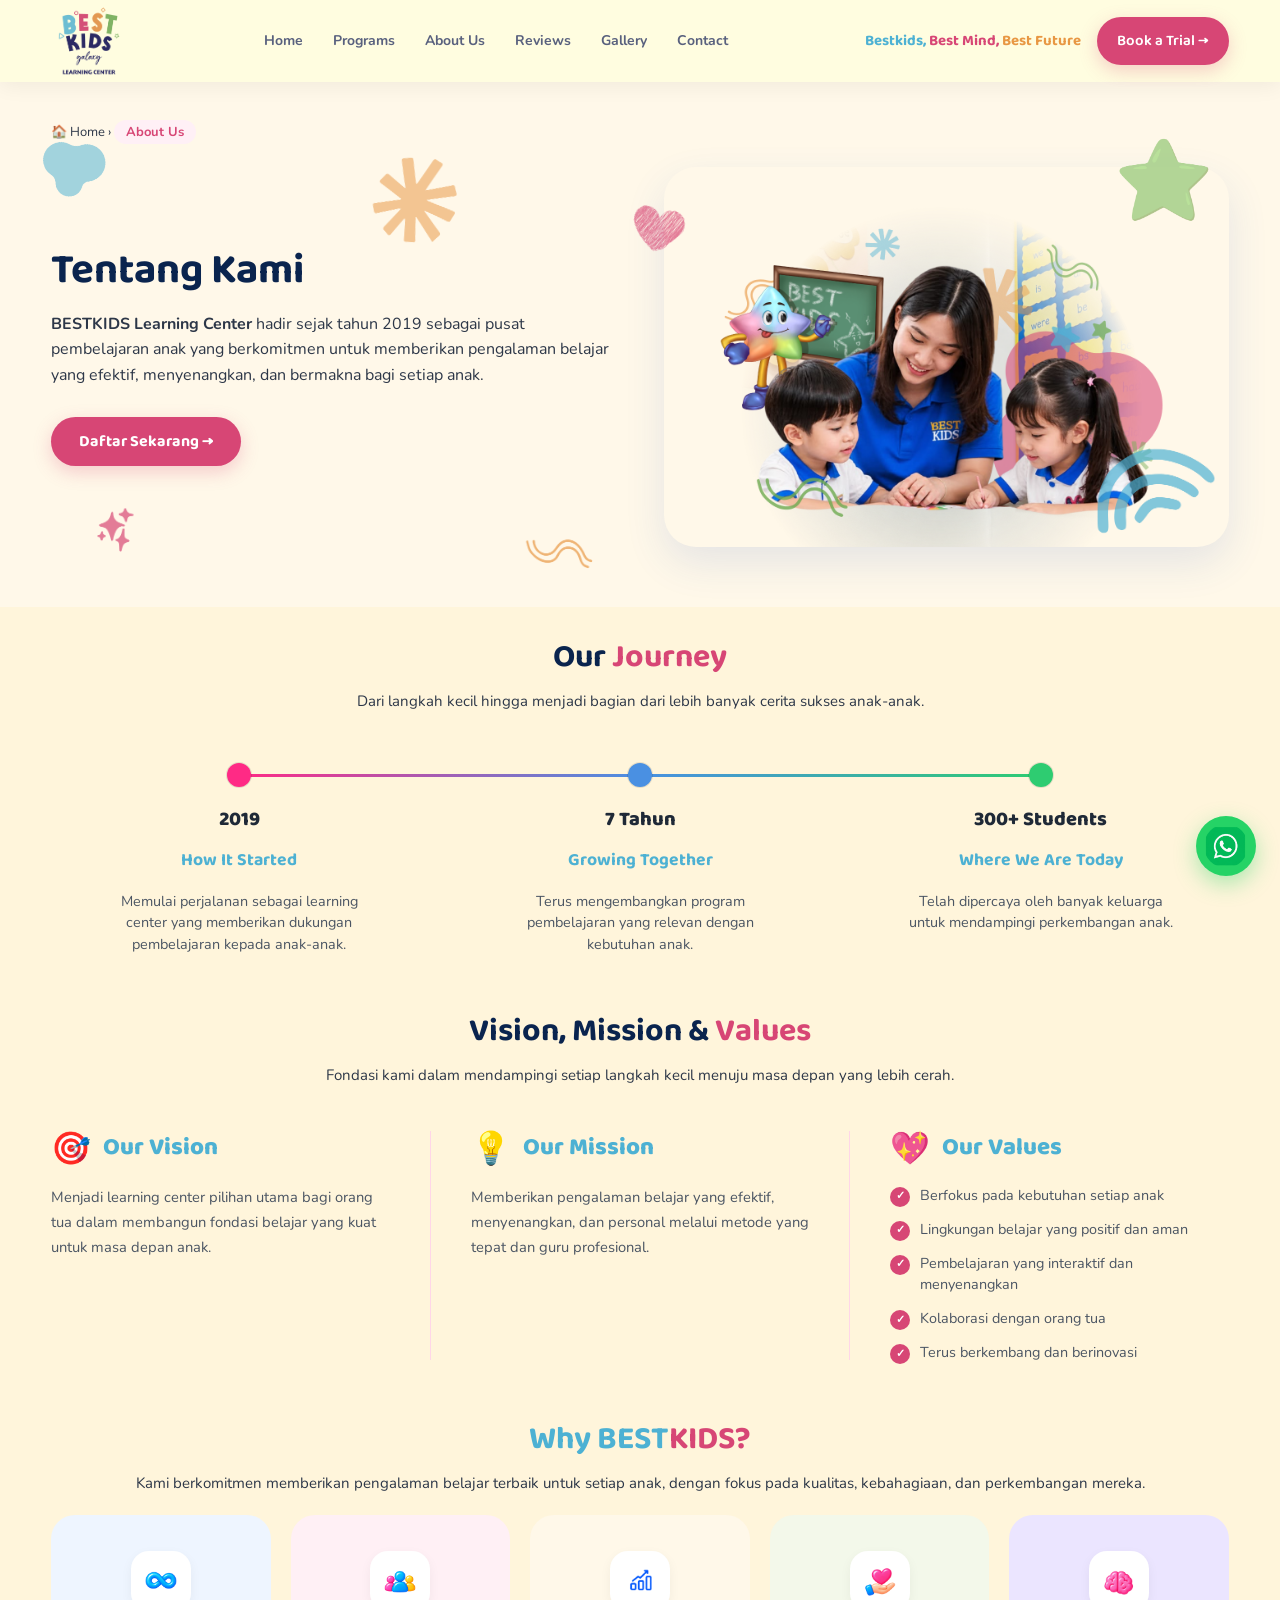
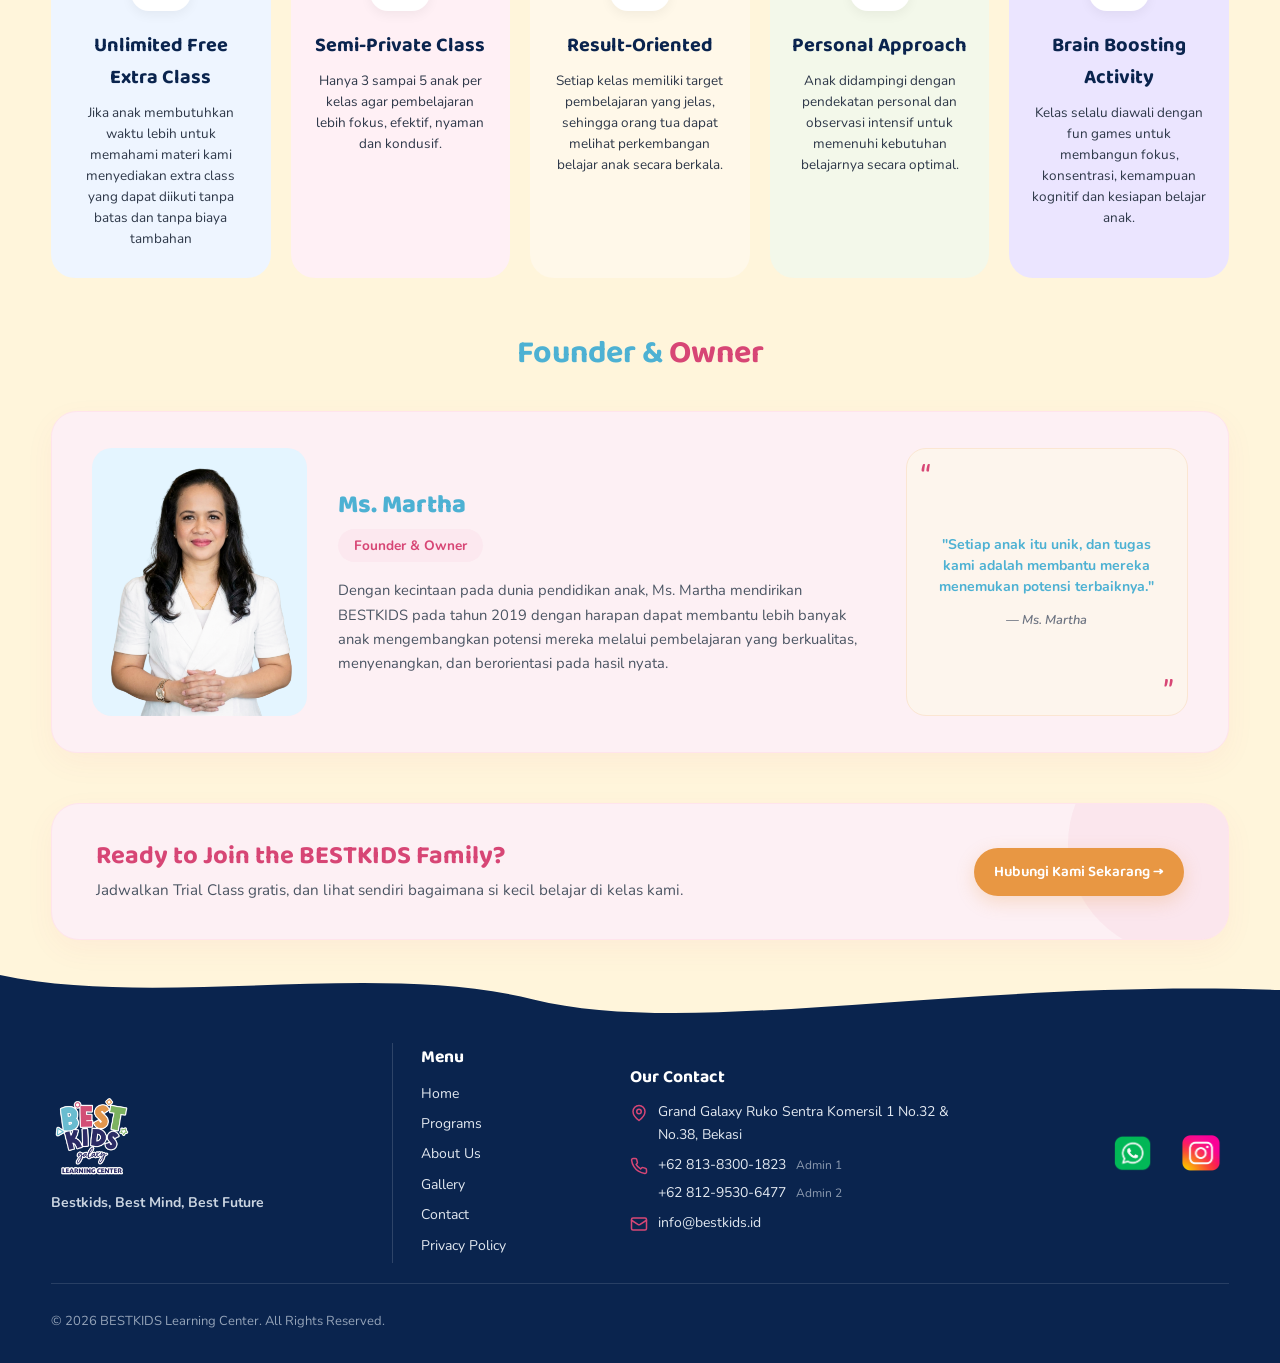
<file: tentang-kami.html>
<!doctype html>
<html lang="id">
<head>
  <meta charset="utf-8">
  <meta name="viewport" content="width=device-width, initial-scale=1">
  <title>About Us - BESTKIDS Galaxy Learning Center.</title>
  <link rel="icon" type="image/png" href="assets\logo_footer.png">
  
  <link rel="preconnect" href="https://fonts.googleapis.com">
  <link rel="preconnect" href="https://fonts.gstatic.com" crossorigin>
  <link href="https://fonts.googleapis.com/css2?family=Baloo+2:wght@400;500;600;700&family=Nunito:wght@400;500;600;700;800&display=swap" rel="stylesheet">
  
  <!-- CSS: urutan jangan diubah -->
  <link rel="stylesheet" href="css/base.css">
  <link rel="stylesheet" href="css/layout.css">
  <link rel="stylesheet" href="css/components.css">
  <link rel="stylesheet" href="css/tentang-kami.css">
  <link rel="stylesheet" href="css/overrides.css">
</head>
<body>
  <div id="header"></div>

  <main>
   <!-- HERO TENTANG KAMI (FULL IMAGE HERO) -->
    <section class="page-hero hero-about">
      <div class="hero-decorations">
        <img src="assets/ornamen/cat_spill_blue.png" class="decor-item decor-cat-spill" alt="">
        <img src="assets/ornamen/blink_stars_pink.png" class="decor-item decor-blink-star" alt="">
        <img src="assets/ornamen/5star_green.png" class="decor-item decor-5star" alt="">
        <img src="assets/ornamen/wavy_line_orange.png" class="decor-item decor-wavy" alt="">
        <img src="assets/ornamen/half_circle_line_blue.png" class="decor-item decor-half-circle" alt="">
        <img src="assets/ornamen/heart_pink.png" class="decor-item decor-heart" alt="">
        <img src="assets/ornamen/star_orange.png" class="decor-item decor-star" alt="">
      </div>
      <div class="container relative-container">
        
        <!-- Breadcrumb dengan Icon Rumah -->
        <div class="breadcrumb-pills" style="margin-bottom: 24px;">
          <a href="index.html" class="pill-item">
            <span class="pill-home-icon">🏠</span> Home
          </a> › 
          <span class="pill-item active">About Us</span>
        </div>

        <div class="about-hero-grid">
          <!-- Kolom Teks (Kiri) -->
          <div class="about-hero-text">
            <h1 class="page-title hero-title-lg text-navy">
              Tentang Kami
              <span class="title-sparkle"></span>
            </h1>
            <p class="page-lead hero-desc">
              <strong>BESTKIDS Learning Center</strong> hadir sejak tahun 2019 sebagai pusat pembelajaran anak yang berkomitmen untuk memberikan pengalaman belajar yang efektif, menyenangkan, dan bermakna bagi setiap anak.
            </p>
            <div class="hero-action-row">
              <a href="kontak.html" class="btn btn-pink btn-hero-cta">
                <span>Daftar Sekarang →</span>
              </a>
            </div>
          </div>

          <!-- Kolom Gambar (Kanan - Full & Large Display) -->
          <div class="about-hero-image-wrapper">
            <div class="hero-full-img-card">
              <img src="assets\background_tentangkami.png" alt="Tentang BESTKIDS Learning Center" class="hero-full-img">
            </div>
          </div>
        </div>

      </div>
    </section>

    <!-- SECTION PERJALANAN KAMI -->
    <section class="container section-sm">
      <div class="section-header text-center">
        <h2>Our <span class="pink">Journey</span></h2>
        <p>Dari langkah kecil hingga menjadi bagian dari lebih banyak cerita sukses anak-anak.</p>
      </div>

      <div class="about-timeline-wrapper">
        <!-- Garis Horizontal Gradient -->
        <div class="about-timeline-line"></div>
        
        <div class="about-timeline-grid">
          <!-- Item 1 -->
          <div class="about-timeline-item">
            <div class="timeline-dot dot-pink"></div>
            <span class="timeline-year">2019</span>
            <h3 class="blue">How It Started</h3>
            <p>Memulai perjalanan sebagai learning center yang memberikan dukungan pembelajaran kepada anak-anak.</p>
          </div>

          <!-- Item 2 -->
          <div class="about-timeline-item">
            <div class="timeline-dot dot-blue"></div>
            <span class="timeline-year">7 Tahun</span>
            <h3 class="blue">Growing Together</h3>
            <p>Terus mengembangkan program pembelajaran yang relevan dengan kebutuhan anak.</p>
          </div>

          <!-- Item 3 -->
          <div class="about-timeline-item">
            <div class="timeline-dot dot-green"></div>
            <span class="timeline-year">300+ Students</span>
            <h3 class="blue">Where We Are Today</h3>
            <p>Telah dipercaya oleh banyak keluarga untuk mendampingi perkembangan anak.</p>
          </div>
        </div>
      </div>
    </section>

    <!-- SECTION VISI, MISI & NILAI KAMI (3-COLUMN FLAT LAYOUT) -->
    <section class="container section-sm">
      <div class="section-header text-center">
        <h2>Vision, Mission &amp; <span class="pink">Values</span></h2>
        <p>Fondasi kami dalam mendampingi setiap langkah kecil menuju masa depan yang lebih cerah.</p>
      </div>

      <div class="vmn-flat-wrapper">
        <!-- Kolom 1: Visi Kami -->
        <div class="vmn-flat-col">
          <div class="vmn-flat-header">
            <span class="vmn-flat-icon">🎯</span>
            <h3 class="blue">Our Vision</h3>
          </div>
          <p>Menjadi learning center pilihan utama bagi orang tua dalam membangun fondasi belajar yang kuat untuk masa depan anak.</p>
        </div>

        <div class="vmn-vertical-divider"></div>

        <!-- Kolom 2: Misi Kami -->
        <div class="vmn-flat-col">
          <div class="vmn-flat-header">
            <span class="vmn-flat-icon">💡</span>
            <h3 class="blue">Our Mission</h3>
          </div>
          <p>Memberikan pengalaman belajar yang efektif, menyenangkan, dan personal melalui metode yang tepat dan guru profesional.</p>
        </div>

        <div class="vmn-vertical-divider"></div>

        <!-- Kolom 3: Nilai Kami -->
        <div class="vmn-flat-col">
          <div class="vmn-flat-header">
            <span class="vmn-flat-icon">💖</span>
            <h3 class="blue">Our Values</h3>
          </div>
          <ul class="vmn-flat-checklist">
            <li><span class="check-circle-pink">✓</span> Berfokus pada kebutuhan setiap anak</li>
            <li><span class="check-circle-pink">✓</span> Lingkungan belajar yang positif dan aman</li>
            <li><span class="check-circle-pink">✓</span> Pembelajaran yang interaktif dan menyenangkan</li>
            <li><span class="check-circle-pink">✓</span> Kolaborasi dengan orang tua</li>
            <li><span class="check-circle-pink">✓</span> Terus berkembang dan berinovasi</li>
          </ul>
        </div>
      </div>
    </section>

    <!-- SECTION KENAPA HARUS BESTKIDS? -->
    <section class="container section">
      <div class="section-header text-center">
        <h2>
          <span class="sparkle-doodle"></span> 
          <span class="blue">Why </span> <span class="blue">BEST</span><span class="pink">KIDS?</span> 
          <span class="sparkle-doodle"></span>
        </h2>
        <p>Kami berkomitmen memberikan pengalaman belajar terbaik untuk setiap anak, dengan fokus pada kualitas, kebahagiaan, dan perkembangan mereka.</p>
      </div>

      <div class="why-choose-grid" id="keunggulanGrid"></div>
    </section>

    <!-- SECTION OWNER & FOUNDER -->
    <section class="container section">
      <div class="section-header text-center">
        <h2>
          <span class="sparkle-doodle"></span> 
          <span class="blue">Founder &amp;</span> <span class="pink">Owner</span> 
          <span class="sparkle-doodle"></span>
        </h2>
      </div>

      <div class="owner-card-wrapper bg-pink-light">
        <!-- Kolom Foto & Crown Doodle -->
        <div class="owner-photo-col">
          <div class="owner-img-frame">
            <img src="assets/owner_profile.jpeg" alt="Ms. Martha - Founder &amp; Owner BESTKIDS">
          </div>
        </div>

        <!-- Kolom Bio -->
        <div class="owner-bio-col">
          <h3 class="owner-name blue">Ms. Martha</h3>
          <span class="owner-role-badge">Founder &amp; Owner</span>
          <p class="owner-bio">
            Dengan kecintaan pada dunia pendidikan anak, Ms. Martha mendirikan BESTKIDS pada tahun 2019 dengan harapan dapat membantu lebih banyak anak mengembangkan potensi mereka melalui pembelajaran yang berkualitas, menyenangkan, dan berorientasi pada hasil nyata.
          </p>
        </div>

        <!-- Kolom Quote Card -->
        <div class="owner-quote-col">
          <div class="owner-quote-card">
            <span class="quote-mark mark-top">“</span>
            <p class="quote-text">
              "Setiap anak itu unik, dan tugas kami adalah membantu mereka menemukan potensi terbaiknya."
            </p>
            <cite class="quote-author">— Ms. Martha</cite>
            <span class="quote-mark mark-bottom">”</span>
          </div>
        </div>
      </div>
    </section>

    <!-- BANNER CTA BOTTOM -->
    <section class="container section-sm">
      <div class="cta-banner cta-banner-simple">
        <div class="cta-text">
          <h2>Ready to Join the BESTKIDS Family?</h2>
          <p>Jadwalkan Trial Class gratis, dan lihat sendiri bagaimana si kecil belajar di kelas kami.</p>
        </div>
        <div class="cta-action">
          <a class="btn btn-yellow" href="kontak.html">Hubungi Kami Sekarang →</a>
        </div>
      </div>
    </section>
  </main>

  <!-- TOMBOL WHATSAPP MENGAMBANG -->
  <a class="wa-float" href="https://wa.me/6281383001823?text=Halo%20BESTKIDS%2C%20saya%20ingin%20bertanya%20tentang%20program%20belajar%20untuk%20anak%20saya."
    target="_blank" rel="noopener noreferrer" aria-label="Chat WhatsApp BESTKIDS">
    <img src="assets/whatsapp.png" alt="" aria-hidden="true">
    <span class="wa-float-label">Chat Kami</span>
  </a>

  <script src="js/data.js"></script>
  <script src="js/render.js"></script>
  <script src="js/script.js"></script>
  <script>
    Promise.all([
      fetch('header.html').then(r => r.text()),
      fetch('footer.html').then(r => r.text())
    ]).then(([h, f]) => {
      document.querySelector('#header').innerHTML = h;
      document.querySelector('#footer').innerHTML = f;
    });
  </script>

  <div id="footer"></div>

</body>
</html>
</file>
<file: css/base.css>
/* ==========================================================================
   BASE — variabel warna, reset, tipografi, utilitas & tombol (dipakai semua halaman)
   ========================================================================== */
/* ==========================================================================
   1. GLOBAL VARIABLES & BASE STYLES
   ========================================================================== */
:root {
  --blue: #4DB1D3;
  --pink: #D74675;
  --orange: #E89743;
  --purple : #6D4BD8;
  --green: #71AB53;
  --bg-main: #fff5db;
  
  /* Latar Soft Pastel Turunan */
  --bg-pink-light: #FDF0F4;
  --bg-blue-light: #F0F9FC;
  --bg-orange-light: #FDF5ED;
  --bg-green-light: #F2F7F0;
  
  --text-dark: #2D3748;
  --text-muted: #64748B;
}

body {
  background-color: var(--bg-main);
  color: var(--text-dark);
}

/* ==========================================
   UTILITY COLOR CLASSES (TEKS & BADGE)
   ========================================== */
.blue { color: var(--blue) !important; }
.pink { color: var(--pink) !important; }
.orange { color: var(--orange) !important; }
.green { color: var(--green) !important; }

* {
  box-sizing: border-box;
}

html {
  scroll-behavior: smooth;
}

body {
  margin: 0;
  color: var(--ink);
  background: #fff;
  font-family: "Nunito", sans-serif;
  font-size: 15px;
  line-height: 1.6;
}

h1, h2, h3, h4, h5, h6 {
  font-family: "Baloo 2", cursive, sans-serif;
}

a {
  text-decoration: none;
  color: inherit;
}

img {
  max-width: 100%;
  display: block;
}

/* ==========================================================================
   PERLEBAR CONTAINER & RUANG HALAMAN (MORE WIDESCREEN & FILLING)
   ========================================================================== */
/* 1. Melebarkan batas Container menjadi 92% dari lebar layar pengguna, agar konten lebih mengisi layar */
.container {
  width: min(1600px, 92%); /* Mengikuti 92% lebar layar pengguna */
  margin: 0 auto;
}

/* 2. Optimasi Padding Section agar Konten Lebih Mengisi Layar Vertikal & Horizontal */
.section {
  padding: 25px 0;
}

.section-sm {
  padding: 25px 0;
}

/* 3. Menyesuaikan Grid 2, 3, dan 4 Kolom agar Menyebar Rapi di Layar Lebar */
.grid-2-col,
.comp-box-wrapper {
  gap: 48px; /* Memberi ruang napas antar kolom lebar */
}

.grid-3-col,
.home-program-grid {
  gap: 30px; /* Jarak antar kartu lebih proporsional */
}

.section.soft {
  background: var(--soft);
}

.text-navy { color: var(--navy); }
.navy-title { color: var(--navy); }
.link-pink { color: var(--pink); font-weight: 700; font-size: 14px; }

.section-title {
  text-align: center;
  margin: 0 auto 12px;
  font-family: "Baloo 2", cursive, sans-serif;
  font-size: 39px;
  line-height: 1.05;
  color: var(--navy);
}

.section-title .pink { color: var(--pink); }
.section-title .blue { color: var(--blue); }
.section-title .green { color: var(--green); }

.section-lead {
  text-align: center;
  max-width: 650px;
  margin: 0 auto 35px;
  color: #7A809E;
}

/* Color Background Helpers */
.bg-blue { background-color: #EEF4FF; }
.bg-pink { background-color: #FFF0F6; }
.bg-yellow { background-color: #FFF8E9; }
.bg-green { background-color: #F3F8EA; }
.bg-purple { background-color: #EBE5FF; }
.bg-green-light { background: #E2F6E2; }
.bg-pink-light { background: #FFF0F6; }
.bg-blue-light { background: #EEF4FF; }
.tag-pink { background: #FFE2EC; color: var(--pink); }
.tag-blue { background: #E1F3FE; color: var(--blue); }
.tag-yellow { background: #FFF3D6; color: #B78103; }
.tag-green { background: #E2F6E2; color: #2E7D32; }
.tag-purple { background: #EBE5FF; color: var(--purple); }

/* ==========================================================================
   2. HEADER & NAVIGATION (FIXED FREEZE HEADER)
   ========================================================================== */
/* Berikan kompensasi padding-top pada body agar konten paling atas tidak tertutup header */
body {
  padding-top: 82px; /* Disesuaikan persis dengan tinggi .nav (82px) */
}

/* ==========================================================================
   3. BUTTONS & UTILITIES
   ========================================================================== */
.btn {
  display: inline-flex;
  align-items: center;
  justify-content: center;
  gap: 8px;
  border: 0;
  border-radius: 999px;
  padding: 12px 20px;
  font-family: "Baloo 2", cursive, sans-serif;
  font-weight: 600;
  cursor: pointer;
  transition: 0.2s ease;
  white-space: nowrap;
}

.btn:hover {
  transform: translateY(-2px);
}

.btn-pink {
  background: var(--pink);
  color: #fff;
  box-shadow: 0 6px 16px rgba(244, 67, 127, 0.24);
}

.btn-outline {
  background: #fff;
  color: var(--navy);
  border: 1px solid var(--navy);
}

.btn-yellow {
  background: #F7B81B;
  color: #7A4A00;
}

.btn-blue {
  background: var(--blue);
  color: #fff;
}

.btn-green {
  background: var(--green);
  color: #fff;
}

.btn-purple {
  background: var(--purple);
  color: #fff;
}

.btn-sm {
  padding: 8px 18px;
  font-size: 13px;
}

.btn-block {
  width: 100%;
}

/* ==========================================================================
   REBUILD BANNER CTA (BOX FRAME & PAPER PLANE ORNAMENT)
   ========================================================================== */
.btn-round {
  border-radius: 30px;
  padding: 12px 28px;
  font-size: 14.5px;
  box-shadow: 0 6px 18px rgba(244, 67, 127, 0.28);
}

/* ==========================================================================
   BREAKPOINTS RESPONSIF
   ========================================================================== */
.relative-container {
  position: relative;
}

/* ==========================================================================
   10. MEDIA QUERIES (RESPONSIVE DISATUKAN)
   ========================================================================== */

@media (max-width: 980px) {
  .home-program-grid { grid-template-columns: repeat(2, 1fr); }
}

@media (max-width: 760px) {
  .container { width: min(100% - 28px, 1120px); }
  .section { padding: 20px 0; }
}

@media (max-width: 576px) {
  .home-program-grid { grid-template-columns: 1fr; }
}

/* ==========================================================================
   SECTION FOKUS & METODOLOGI (4 KARTU HORIZONTAL)
   ========================================================================== */
.badge-bg-pink { background: var(--pink); }
.badge-bg-blue { background: var(--blue); }
.badge-bg-yellow { background: var(--yellow); }
.badge-bg-purple { background: #9B51E0; }
.badge-bg-green { background: #4CAF50 ; }

/* ==========================================================================
   SECTION METODE BELAJAR KAMI (4 PILAR CARDS)
   ========================================================================== */
.margin-top-12 {
  margin-top: 16px;
}

.tag-yellow { background: #FFF4D9; color: #D9822B; }
.tag-purple { background: #F3E8FF; color: #7E22CE; }
.tag-blue { background: #E0F2FE; color: #0369A1; }

/* ==========================================
   OVERRIDE COLOR SYSTEM (DITAMBAHKAN)
   ========================================== */
:root {
  --blue: #4DB1D3;
  --pink: #D74675;
  --orange: #E89743;
  --green: #71AB53;


  /* Latar Soft Pastel Turunan */
  --bg-pink-light: #FDF0F4;
  --bg-blue-light: #F0F9FC;
  --bg-orange-light: #FDF5ED;
  --bg-green-light: #F2F7F0;

  --text-dark: #2D3748;
  --text-muted: #64748B;
  --navy: #0A244E;
  --yellow: #F7B81B;
}

/* Background Utama Halaman */
body {
  background-color: var(--bg-main);
  color: var(--text-dark);
}

/* ==========================================
   UTILITY COLOR CLASSES (TEKS & BADGE)
   ========================================== */
.blue { color: var(--blue) !important; }
.pink { color: var(--pink) !important; }
.orange { color: var(--orange) !important; }
.green { color: var(--green) !important; }

/* ==========================================
   TOMBOL (BUTTONS)
   ========================================== */
.btn-pink:hover {
  background-color: #c23864 !important;
}

.btn-yellow, .btn-orange {
  background-color: var(--orange) !important;
  color: #FFFFFF !important;
  box-shadow: 0 6px 18px rgba(232, 151, 67, 0.25);
}

.btn-yellow:hover, .btn-orange:hover {
  background-color: #d48332 !important;
}

/* ==========================================
   KARTU 6-GRID "KENAPA HARUS BEST KIDS"
   ========================================== */
.bg-orange-light { background-color: var(--bg-orange-light); }
</file>
<file: css/layout.css>
/* ==========================================================================
   LAYOUT — header/navbar & footer (dipakai semua halaman)
   ========================================================================== */
/* ==========================================
   UTILITY COLOR CLASSES (TEKS & BADGE)
   ========================================== */
/* Navigation Active Link */
.nav-links a:hover,
.nav-links a.active {
  color: var(--pink) !important;
}

.nav-links a.active::after {
  background: var(--pink) !important;
}

/* ==========================================================================
   2. HEADER & NAVIGATION (FIXED FREEZE HEADER)
   ========================================================================== */
.site-header {
  position: fixed; /* Menggunakan fixed agar pasti mengunci di atas layar */
  top: 0;
  left: 0;
  right: 0;
  width: 100%;
  z-index: 9999; /* Memastikan header berada di atas seluruh elemen */
  background-color: #fffde0;
  backdrop-filter: blur(8px);
  box-shadow: 0 4px 20px rgba(0, 0, 0, 0.06);
  transition: all 0.3s ease;
}

.nav {
  height: 82px;
  display: flex;
  align-items: center;
  justify-content: space-between;
  gap: 24px;
}

.logo {
  width: 76px;
  height: auto;
}

.nav-links {
  display: flex;
  align-items: center;
  gap: 30px;
  font-size: 14px;
  font-weight: 700;
  color: #59617e;
}

.nav-links a {
  padding: 8px 0;
  position: relative;
  text-decoration: none;
}

.nav-links a:hover,
.nav-links a.active {
  color: var(--navy);
}

.nav-links a.active::after {
  content: "";
  position: absolute;
  left: 0;
  right: 0;
  bottom: 0;
  height: 2px;
  background: var(--navy);
  border-radius: 10px;
}

.dropdown {
  position: relative;
}

.dropdown-menu {
  display: none;
  position: absolute;
  top: 38px;
  left: -14px;
  background: #fff;
  border: 1px solid var(--line);
  box-shadow: var(--shadow);
  border-radius: 14px;
  padding: 8px;
  min-width: 180px;
}

.dropdown:hover .dropdown-menu {
  display: block;
}

.dropdown-menu a {
  display: block;
  padding: 9px 12px;
  border-radius: 9px;
}

.dropdown-menu a:hover {
  background: #f6f8ff;
}

.menu-toggle {
  display: none;
  border: 0;
  background: transparent;
  font-size: 26px;
  color: var(--navy);
}

/* ==========================================================================
   HEADER ACTIONS — SLOGAN DI KIRI TOMBOL "HUBUNGI KAMI"
   ========================================================================== */
.header-actions {
  display: flex;
  align-items: center;
  gap: 16px;               /* jarak slogan ke tombol */
  flex-shrink: 0;
}

.header-slogan {
  font-family: 'Baloo 2', cursive, sans-serif;
  font-size: 15px;
  font-weight: 700;
  line-height: 1.2;
  white-space: nowrap;     /* slogan tetap 1 baris */
}

/* Laptop kecil & tablet: slogan disembunyikan agar menu tidak berdesakan */
@media (max-width: 1200px) {
  .header-slogan {
    display: none;
  }
}


/* HP: slogan & tombol disembunyikan, diganti ikon menu ☰ */
@media (max-width: 760px) {
  .header-actions {
    display: none;
  }
}

/* ==========================================================================
   8. FOOTER STYLING (COMPACT SECTION, BIGGER TEXT & LARGER SOCIAL ICONS)
   ========================================================================== */
#footer {
  position: relative;
  z-index: 10;
  margin-top: 0 !important;
  padding-top: 0 !important;
}

.site-footer {
  position: relative;
  width: 100%;
  margin-top: 0 !important;
  background: transparent;
}

/* Wave Header Compact */
.footer-wave-container {
  width: 100%;
  overflow: hidden;
  line-height: 0;
  margin-bottom: -1px;
}

.footer-wave-svg {
  position: relative;
  display: block;
  width: 100%;
  height: 45px; /* Ketinggian wave dikecilkan agar hemat ruang */
}

/* Container Body Footer Ringkas */
.footer-body {
  background-color: #0A244E;
  color: #c0caf5;
  padding: 24px 0 18px; /* Padding dipangkas agar section tidak terlalu besar */
}

.footer-grid-layout {
  display: grid;
  grid-template-columns: 1.2fr 0.8fr 1.3fr 0.9fr;
  gap: 32px;
  align-items: center;
  padding-bottom: 20px;
}

/* Brand & Logo */
.footer-logo-img {
  height: 90px; /* Logo sedikit dinaikkan ukurannya */
  width: auto;
  margin-bottom: 10px;
}

.footer-brand-text {
  font-size: 14px; /* Ukuran font naik */
  color: #cbd5e1;
  line-height: 1.5;
  margin: 0;
  max-width: 270px;
  font-weight: bold;
}

/* Menu & Navigasi */
.footer-col-menu {
  border-left: 1px solid rgba(255, 255, 255, 0.15);
  padding-left: 28px;
}

.footer-heading {
  font-family: "Baloo 2", cursive, sans-serif;
  font-size: 17.5px; /* Judul kolom lebih jelas */
  color: #ffffff;
  margin: 0 0 10px;
}

.footer-menu-links {
  list-style: none;
  padding: 0;
  margin: 0;
}

.footer-menu-links li {
  margin-bottom: 6px;
}

.footer-menu-links a {
  font-size: 14px; /* Ukuran font menu naik */
  color: #e2e8f0;
  transition: color 0.2s ease;
}

.footer-menu-links a:hover {
  color: var(--pink);
}

/* Kontak Detail */
.footer-contact-details {
  list-style: none;
  padding: 0;
  margin: 0;
}

.footer-contact-details li {
  display: flex;
  align-items: flex-start;
  gap: 10px;
  font-size: 14px; /* Ukuran font detail kontak naik */
  color: #e2e8f0;
  margin-bottom: 8px;
}

.footer-contact-details .icon {
  font-size: 15px;
}

/* Sosial Media Icon BISA DIPERBESAR */
.footer-col-social {
  display: flex;
  justify-content: flex-end;
}

.social-btn-group {
  display: flex;
  align-items: center;
  gap: 12px;
}

.social-circle {
  width: 48px; /* Lingkaran diperbesar dari 42px */
  height: 48px;
  border-radius: 50%;
  display: flex;
  align-items: center;
  justify-content: center;
  color: #ffffff;
  transition: transform 0.2s ease, box-shadow 0.2s ease;
}

.social-circle img {
  width: 28px !important; /* Gambar ikon sosmed diperbesar dari 24px */
  height: 28px !important;
  object-fit: contain;
}

.social-circle:hover {
  transform: translateY(-3px);
  box-shadow: 0 4px 12px rgba(0, 0, 0, 0.2);
}

.social-circle.ig { background: linear-gradient(45deg, #f09433 0%, #e6683c 25%, #dc2743 50%, #cc2366 75%, #bc1888 100%); }
.social-circle.fb { background: #1877f2; }
.social-circle.yt { background: #ff0000; }
.social-circle.tt { background: #000000; border: 1px solid rgba(255, 255, 255, 0.25); }
/* Bottom Copyright Bar */
.footer-copyright-row {
  border-top: 1px solid rgba(255, 255, 255, 0.12);
  padding-top: 14px;
  display: flex;
  justify-content: space-between;
  align-items: center;
  font-size: 13px; /* Ukuran font copyright dinaikkan */
  color: #94a3b8;
}

@media (max-width: 768px) {
  /* Responsif Mobile (<768px) */
  .footer-body {
    padding: 20px 0 16px;
  }
  .footer-grid-layout {
    grid-template-columns: 1fr;
    gap: 20px;
    padding-bottom: 16px;
  }
  .footer-col-menu {
    border-left: none;
    padding-left: 0;
  }
  .footer-col-social {
    justify-content: flex-start;
  }
  .footer-copyright-row {
    flex-direction: column;
    gap: 8px;
    text-align: center;
  }
}

/* ==========================================================================
   FORCE ENLARGE SOCIAL MEDIA ICONS (WA & INSTAGRAM)
   ========================================================================== */
/* 1. Perbesar Lingkaran Pembungkus Sosmed (dari 48px ke 56px) */
.footer-col-social .social-circle {
  width: 56px !important;
  height: 56px !important;
  min-width: 56px !important;
  min-height: 56px !important;
  padding: 0 !important; /* Hapus inner padding agar gambar maksimal */
  display: inline-flex !important;
  align-items: center !important;
  justify-content: center !important;
}

/* 2. Paksa Ukuran Gambar Logo WA & IG Menjadi Jauh Lebih Besar (36px) */
.footer-col-social .social-circle img {
  width: 40px !important;
  height: 40px !important;
  max-width: 40px !important;
  max-height: 40px !important;
  object-fit: contain !important;
  display: block !important;
}

/* ==========================================================================
   IKON SVG DI DETAIL KONTAK FOOTER
   Gambar ikon disimpan di sini (bukan di footer.html) supaya footer.html
   tetap pendek dan aman saat disalin atau diedit.
   Warnanya mengikuti "background-color" di bawah, bukan warna gambar.
   ========================================================================== */
.icon-svg, .icon-fa {
  display: inline-block;
  width: 18px;
  height: 18px;
  flex-shrink: 0;
  margin-top: 3px;                 /* sejajar dengan baris pertama teks */
  background-color: var(--pink);   /* warna ikon diatur di sini */
  -webkit-mask-repeat: no-repeat;
          mask-repeat: no-repeat;
  -webkit-mask-position: center;
          mask-position: center;
  -webkit-mask-size: 18px 18px;
          mask-size: 18px 18px;
}

.icon-lokasi {
  -webkit-mask-image: url("data:image/svg+xml,%3Csvg%20xmlns%3D%22http%3A%2F%2Fwww.w3.org%2F2000%2Fsvg%22%20viewBox%3D%220%200%2024%2024%22%20fill%3D%22none%22%20stroke%3D%22black%22%20stroke-width%3D%222%22%20stroke-linecap%3D%22round%22%20stroke-linejoin%3D%22round%22%3E%3Cpath%20d%3D%22M20%2010c0%206-8%2012-8%2012s-8-6-8-12a8%208%200%200%201%2016%200Z%22%2F%3E%3Ccircle%20cx%3D%2212%22%20cy%3D%2210%22%20r%3D%223%22%2F%3E%3C%2Fsvg%3E");
          mask-image: url("data:image/svg+xml,%3Csvg%20xmlns%3D%22http%3A%2F%2Fwww.w3.org%2F2000%2Fsvg%22%20viewBox%3D%220%200%2024%2024%22%20fill%3D%22none%22%20stroke%3D%22black%22%20stroke-width%3D%222%22%20stroke-linecap%3D%22round%22%20stroke-linejoin%3D%22round%22%3E%3Cpath%20d%3D%22M20%2010c0%206-8%2012-8%2012s-8-6-8-12a8%208%200%200%201%2016%200Z%22%2F%3E%3Ccircle%20cx%3D%2212%22%20cy%3D%2210%22%20r%3D%223%22%2F%3E%3C%2Fsvg%3E");
}

.icon-telepon {
  -webkit-mask-image: url("data:image/svg+xml,%3Csvg%20xmlns%3D%22http%3A%2F%2Fwww.w3.org%2F2000%2Fsvg%22%20viewBox%3D%220%200%2024%2024%22%20fill%3D%22none%22%20stroke%3D%22black%22%20stroke-width%3D%222%22%20stroke-linecap%3D%22round%22%20stroke-linejoin%3D%22round%22%3E%3Cpath%20d%3D%22M22%2016.92v3a2%202%200%200%201-2.18%202%2019.79%2019.79%200%200%201-8.63-3.07%2019.5%2019.5%200%200%201-6-6%2019.79%2019.79%200%200%201-3.07-8.67A2%202%200%200%201%204.11%202h3a2%202%200%200%201%202%201.72%2012.84%2012.84%200%200%200%20.7%202.81%202%202%200%200%201-.45%202.11L8.09%209.91a16%2016%200%200%200%206%206l1.27-1.27a2%202%200%200%201%202.11-.45%2012.84%2012.84%200%200%200%202.81.7A2%202%200%200%201%2022%2016.92z%22%2F%3E%3C%2Fsvg%3E");
          mask-image: url("data:image/svg+xml,%3Csvg%20xmlns%3D%22http%3A%2F%2Fwww.w3.org%2F2000%2Fsvg%22%20viewBox%3D%220%200%2024%2024%22%20fill%3D%22none%22%20stroke%3D%22black%22%20stroke-width%3D%222%22%20stroke-linecap%3D%22round%22%20stroke-linejoin%3D%22round%22%3E%3Cpath%20d%3D%22M22%2016.92v3a2%202%200%200%201-2.18%202%2019.79%2019.79%200%200%201-8.63-3.07%2019.5%2019.5%200%200%201-6-6%2019.79%2019.79%200%200%201-3.07-8.67A2%202%200%200%201%204.11%202h3a2%202%200%200%201%202%201.72%2012.84%2012.84%200%200%200%20.7%202.81%202%202%200%200%201-.45%202.11L8.09%209.91a16%2016%200%200%200%206%206l1.27-1.27a2%202%200%200%201%202.11-.45%2012.84%2012.84%200%200%200%202.81.7A2%202%200%200%201%2022%2016.92z%22%2F%3E%3C%2Fsvg%3E");
}

.icon-email {
  -webkit-mask-image: url("data:image/svg+xml,%3Csvg%20xmlns%3D%22http%3A%2F%2Fwww.w3.org%2F2000%2Fsvg%22%20viewBox%3D%220%200%2024%2024%22%20fill%3D%22none%22%20stroke%3D%22black%22%20stroke-width%3D%222%22%20stroke-linecap%3D%22round%22%20stroke-linejoin%3D%22round%22%3E%3Crect%20width%3D%2220%22%20height%3D%2216%22%20x%3D%222%22%20y%3D%224%22%20rx%3D%222%22%2F%3E%3Cpath%20d%3D%22m22%207-8.97%205.7a1.94%201.94%200%200%201-2.06%200L2%207%22%2F%3E%3C%2Fsvg%3E");
          mask-image: url("data:image/svg+xml,%3Csvg%20xmlns%3D%22http%3A%2F%2Fwww.w3.org%2F2000%2Fsvg%22%20viewBox%3D%220%200%2024%2024%22%20fill%3D%22none%22%20stroke%3D%22black%22%20stroke-width%3D%222%22%20stroke-linecap%3D%22round%22%20stroke-linejoin%3D%22round%22%3E%3Crect%20width%3D%2220%22%20height%3D%2216%22%20x%3D%222%22%20y%3D%224%22%20rx%3D%222%22%2F%3E%3Cpath%20d%3D%22m22%207-8.97%205.7a1.94%201.94%200%200%201-2.06%200L2%207%22%2F%3E%3C%2Fsvg%3E");
}


/* --------------------------------------------------------------------------
   DUA NOMOR TELEPON DALAM SATU BARIS (Admin 1 & Admin 2)
   Satu ikon, nomornya ditumpuk ke bawah. Nomor dibuat bisa diklik langsung
   ke WhatsApp — sangat membantu pengunjung dari HP.
   -------------------------------------------------------------------------- */
.kontak-nomor {
  display: flex;
  flex-direction: column;
  gap: 5px;
}

.kontak-nomor a {
  color: #e2e8f0;
  text-decoration: none;
  transition: color 0.2s ease;
}

.kontak-nomor a:hover {
  color: var(--pink);
}

.kontak-nomor small {
  margin-left: 6px;
  font-size: 12px;
  opacity: 0.6;
}
/* ==========================================================================
   10. MEDIA QUERIES (RESPONSIVE DISATUKAN)
   ========================================================================== */

@media (max-width: 980px) {
  .nav-links { gap: 16px; }
}

@media (max-width: 760px) {
  .nav { height: 70px; }
  .menu-toggle { display: block; }
  .nav-links, .nav > .btn { display: none; }
  .nav-links.open {
    display: flex;
    position: absolute;
    top: 70px;
    left: 14px;
    right: 14px;
    background: #fff;
    border: 1px solid var(--line);
    border-radius: 16px;
    padding: 12px;
    flex-direction: column;
    align-items: stretch;
    gap: 3px;
    box-shadow: var(--shadow);
  }
  .nav-links.open a { padding: 11px 12px; }
  .dropdown-menu { position: static; display: block; box-shadow: none; border: 0; padding: 0 0 0 12px; }
}

/* ==========================================================================
   PERBAIKAN SPACING CTA BANNER & FOOTER (MENGURANGI GAP LEBIH)
   ========================================================================== */
/* Penyesuaian margin atas footer agar rapat dengan banner */
#footer {
  margin-top: 10px !important;
}

/* ==========================================
   UTILITY COLOR CLASSES (TEKS & BADGE)
   ========================================== */
/* Navigation Active Link */
.nav-links a:hover,
.nav-links a.active {
  color: var(--pink) !important;
}

.nav-links a.active::after {
  background: var(--pink) !important;
}


/* ==========================================================================
   TOMBOL WHATSAPP MENGAMBANG (SEMUA HALAMAN)
   ========================================================================== */
.wa-float {
  position: fixed;
  right: 24px;
  bottom: 24px;
  z-index: 9998;              /* di bawah header (9999), di atas konten */
  display: flex;
  align-items: center;
  height: 60px;
  padding: 0 8px;
  border-radius: 999px;
  background: #25D366;
  color: #FFFFFF;
  text-decoration: none;
  font-weight: 700;
  font-size: 15px;
  box-shadow: 0 8px 22px rgba(37, 211, 102, 0.38);
  transition: transform 0.25s ease, box-shadow 0.25s ease;
}

.wa-float img {
  width: 44px;
  height: 44px;
  flex-shrink: 0;
  border-radius: 50%;
}

.wa-float-label {
  padding: 0;
  white-space: nowrap;
  max-width: 0;               /* teks tersembunyi, muncul saat disentuh kursor */
  overflow: hidden;
  opacity: 0;
  transition: max-width 0.3s ease, padding 0.3s ease, opacity 0.25s ease;
}

.wa-float:hover {
  transform: translateY(-3px);
  box-shadow: 0 12px 26px rgba(37, 211, 102, 0.45);
}

.wa-float:hover .wa-float-label,
.wa-float:focus-visible .wa-float-label {
  max-width: 160px;
  padding: 0 12px 0 8px;
  opacity: 1;
}

.wa-float:focus-visible {
  outline: 3px solid #0A244E;
  outline-offset: 3px;
}

/* HP: tombol lebih kecil, teks tidak ditampilkan */
@media (max-width: 640px) {
  .wa-float {
    right: 16px;
    bottom: 16px;
    height: 54px;
    padding: 0 6px;
  }
  .wa-float img {
    width: 42px;
    height: 42px;
  }
  .wa-float-label {
    display: none;
  }
}
</file>
<file: css/components.css>
/* ==========================================================================
   COMPONENTS — komponen yang dipakai di lebih dari satu halaman
   ========================================================================== */
.section-header.text-center {
  text-align: center;
  margin-bottom: 20px;
}

.section-header h2 {
  font-family: "Baloo 2", cursive, sans-serif;
  font-size: 32px;
  color: var(--navy);
  margin: 0 0 6px;
}

.section-header p {
  color: var(--muted);
  margin: 0;
}

/* ==========================================================================
   RESPONSIF MOBILE (<1024px & <768px)
   ========================================================================== */

@media (max-width: 768px) {
  .cta-section-wrapper {
    margin-bottom: 0 !important;
    padding: 16px 0 !important;
  }
  .cta-banner {
    flex-direction: column;
    text-align: center;
    padding: 20px 16px;
    gap: 16px;
  }
}

/* ==========================================================================
   SECTION KENAPA MEMILIH BEST KIDS (4-CARD PASTEL GRID)
   ========================================================================== */
.quote-mark {
  font-family: "Baloo 2", cursive, sans-serif;
  font-size: 40px;
  color: var(--pink);
  line-height: 20px;
  margin-bottom: 10px;
}

/* ==========================================================================
   REBUILD BANNER CTA (BOX FRAME & PAPER PLANE ORNAMENT)
   Banner CTA beranda: foto anak keluar dari banner + ornamen pesawat kertas.
   ========================================================================== */
.cta-section-wrapper {
  position: relative;
  z-index: 25;
  margin-bottom: -45px !important; /* Overlap di atas wave footer */
  padding: 0 !important;
}

.cta-banner {
  background: #FFF0F5;
  border: 1px solid #FFE4EC;
  border-radius: 24px;
  padding: 24px 36px;
  display: flex;
  align-items: center;
  justify-content: space-between;
  gap: 24px;
  box-shadow: 0 10px 30px rgba(10, 36, 78, 0.08);

  /* WAJIB visible agar gambar anak bisa menembus keluar banner.
     Tanpa ini, bagian gambar yang di luar banner akan terpotong. */
  overflow: visible;
}

/* --------------------------------------------------------------------------
   Frame Foto: gambar anak keluar dari banner
   -------------------------------------------------------------------------- */
.cta-avatar-square {
  position: relative;
  width: 240px;              /* ruang untuk gambar, teks dimulai setelah lebar ini */
  min-height: 100px;
  align-self: stretch;
  flex-shrink: 0;
}

.cta-avatar-square img {
  position: absolute;
  left: 35%;
  bottom: -24px;             /* menempel di tepi bawah banner */
  height: 210px;             /* lebih tinggi dari banner, jadi keluar ke atas */
  width: auto;
  max-width: none;
  object-fit: contain;
  transform: translateX(-40%);
  filter: drop-shadow(0 10px 16px rgba(10, 36, 78, 0.18));
  pointer-events: none;
}

/* --------------------------------------------------------------------------
   Teks Utama CTA
   -------------------------------------------------------------------------- */
.cta-text {
  flex-grow: 1;
}

.cta-text h2 {
  font-family: "Baloo 2", cursive, sans-serif;
  font-size: 22px;
  color: #F4437F;
  margin: 0 0 4px;
  line-height: 1.25;
}

.cta-text p {
  font-size: 13.5px;
  color: #4A5273;
  margin: 0;
}

/* --------------------------------------------------------------------------
   Tombol & Ornamen Pesawat Kertas
   -------------------------------------------------------------------------- */
.cta-action-wrapper {
  position: relative;
  display: flex;
  align-items: center;
  flex-shrink: 0;
  margin-right: 40px;        /* memberi ruang untuk pesawat kertas di kanannya */
  padding-top: 10px;                /* agar tombol tidak terlalu menempel ke atas */
}

.paper-plane-icon {
  width: 44px;
  height: 44px;
  position: absolute;
  right: -36px;
  top: -24px;
  transform: rotate(15deg);
  pointer-events: none;
}

/* ==========================================================================
   RESPONSIF MOBILE (< 768px)
   Dua blok @media 768px yang tadinya terpisah disatukan di sini.
   ========================================================================== */
@media (max-width: 768px) {
  .cta-section-wrapper {
    margin-bottom: 0 !important;
    padding: 16px 0 !important;
  }

  .cta-banner {
    flex-direction: column;
    text-align: center;
    padding: 20px 16px;
    gap: 16px;
  }

  .cta-avatar-square {
    width: 85px;
    height: 85px;
    min-height: 0;
    align-self: center;
    margin: 0 auto;
  }

  .cta-avatar-square img {
    height: 150px;
    bottom: 0;               /* di HP gambar muncul di atas banner */
  }

  .cta-action-wrapper {
    width: 100%;
    margin-right: 0;         /* agar tombol tetap di tengah di HP */
  }

  .cta-action-wrapper .btn {
    width: 100%;
  }

  .paper-plane-icon {
    display: none;
  }
}

.cta-rocket-wrapper {
  position: relative;
  flex-shrink: 0;
  display: flex;
  align-items: center;
  justify-content: center;
}
 
.rocket-icon {
  width: 60px;
  height: 60px;
  transform: rotate(15deg);
  pointer-events: none;
}
 
@media (max-width: 768px) {
  .cta-rocket-wrapper {
    display: none;
  }
}

/* ==========================================================================
   5. DETAIL KELAS (`detail-kelas.html`)
   ========================================================================== */
.breadcrumb-pills {
  font-size: 13px;
  color: var(--muted);
  margin-bottom: 12px;
}

.pill-item.active {
  color: var(--pink);
  font-weight: 700;
  background: #FFF0F6;
  padding: 3px 12px;
  border-radius: 12px;
}

/* ==========================================
   OWNER & FOUNDER SECTION STYLES
   ========================================== */
.quote-mark {
  font-family: "Baloo 2", cursive, sans-serif;
  font-size: 2.2rem;
  color: #FF2A85;
  line-height: 1;
  position: absolute;
}

/* ==========================================================================
   BREAKPOINTS RESPONSIF
   ========================================================================== */
.page-title {
  font-family: "Baloo 2", cursive, sans-serif;
  font-size: 46px;
  color: var(--navy);
  margin: 0 0 8px;
  text-align: center;
}

.page-lead {
  font-size: 15px;
  color: var(--muted);
  text-align: center;
  margin: 0;
}

/* ==========================================================================
   CTA BANNER PROGRAM (COMPACT GAP & LEFT ALIGNED)
   ========================================================================== */
.cta-banner-program {
  background: #FFF0F5;
  border: 1px solid #FFE4EC;
  border-radius: 28px;
  padding: 20px 36px;
  display: flex;
  align-items: center;
  justify-content: flex-start; /* Rata kiri agar gambar dan teks merapat */
  gap: 28px; /* Jarak pas antara foto anak dan teks */
  position: relative;
  box-shadow: 0 10px 30px rgba(10, 36, 78, 0.06);
  overflow: hidden;
}

/* Foto Anak Sisi Kiri */
.cta-program-avatar {
  width: 130px;
  height: 120px;
  flex-shrink: 0;
  position: relative;
}

.cta-program-avatar img {
  width: 100%;
  height: 100%;
  object-fit: contain;
  object-position: bottom center;
}

/* Konten Teks (Menempel di Samping Gambar) */
.cta-program-content {
  flex-grow: 1;
  max-width: 650px;
  text-align: left;
}

.cta-program-content h2 {
  font-family: "Baloo 2", cursive, sans-serif;
  font-size: 23px;
  color: #F4437F;
  margin: 0 0 6px;
  line-height: 1.25;
}

.cta-program-content p {
  font-size: 13.5px;
  color: #4A5273;
  margin: 0 0 14px;
}

.cta-program-action .btn-yellow {
  background: #F7A51B;
  color: #ffffff;
  border: none;
  font-weight: 700;
  box-shadow: 0 6px 18px rgba(247, 165, 27, 0.3);
}

.cta-program-action .btn-yellow:hover {
  background: #e09212;
}

/* Ornaments Roket di Ujung Kanan */
.cta-rocket-wrapper {
  margin-left: auto; /* Memaksa roket tetap di pojok kanan */
  width: 80px;
  height: 80px;
  flex-shrink: 0;
  display: flex;
  align-items: center;
  justify-content: center;
}

.rocket-icon {
  width: 64px;
  height: 64px;
  transform: rotate(25deg);
}

@media (max-width: 768px) {
  /* Responsif Mobile (<768px) */
  .cta-banner-program {
    flex-direction: column;
    text-align: center;
    padding: 24px 20px;
    gap: 16px;
  }
  .cta-program-content {
    text-align: center;
  }
  .cta-program-avatar {
    width: 100px;
    height: 90px;
    margin: 0 auto;
  }
  .cta-rocket-wrapper {
    display: none;
  }
  .cta-program-action .btn {
    width: 100%;
  }
}

/* ==========================================
   HERO GALERI WITH BACKGROUND BANNER
   ========================================== */
.gallery-tag {
  position: absolute;
  top: 14px;
  left: 14px;
  z-index: 2;
  font-size: 11px;
  font-weight: 700;
  padding: 4px 12px;
  border-radius: 12px;
  box-shadow: 0 2px 8px rgba(0, 0, 0, 0.08);
}

/* ==========================================================================
   10. MEDIA QUERIES (RESPONSIVE DISATUKAN)
   ========================================================================== */

@media (max-width: 760px) {
  .cta-banner { grid-template-columns: 1fr; text-align: center; }
}

/* ==========================================================================
   HERO DETAIL KELAS REDESIGN (PROFESIONAL & MODERN)
   ========================================================================== */
.hero-title-lg {
  font-size: 42px;
  line-height: 1.15;
  margin-bottom: 16px;
  text-align: left;
}

.hero-desc {
  font-size: 16px;
  line-height: 1.6;
  color: var(--ink);
  margin-bottom: 28px;
  text-align: left;
}

.btn-hero-cta {
  display: flex;
  flex-direction: column;
  align-items: flex-start;
  padding: 12px 28px;
  border-radius: 16px;
  box-shadow: 0 8px 24px rgba(244, 67, 127, 0.25);
  transition: transform 0.2s ease, box-shadow 0.2s ease;
}

.btn-hero-cta span {
  font-size: 16px;
  font-weight: 700;
}

.btn-hero-cta:hover {
  transform: translateY(-2px);
  box-shadow: 0 12px 28px rgba(244, 67, 127, 0.35);
}

@media (max-width: 900px) {
  .hero-title-lg, .hero-desc {
    text-align: center;
  }
  .btn-hero-cta {
    width: 100%;
    align-items: center;
  }
}

/* ==========================================================================
   PERBAIKAN SPACING CTA BANNER & FOOTER (MENGURANGI GAP LEBIH)
   ========================================================================== */
/* Seksi pembungkus CTA Banner */
.cta-section-wrapper {
  padding-top: 30px !important;
  padding-bottom: 30px !important;
  margin-bottom: 0 !important;
}

/* Banner CTA Utama */
.cta-banner {
  margin-top: 0 !important;
  margin-bottom: 0 !important;
  box-shadow: 0 8px 24px rgba(10, 36, 78, 0.06);
}

/* ==========================================
   SECTION OWNER & FOUNDER
   ========================================== */
.quote-mark {
  color: var(--pink) !important;
}

/* ==========================================
   CTA BANNER PROGRAM
   ========================================== */
.cta-banner-program {
  background: var(--bg-pink-light) !important;
  border: 1px solid #FCE8EF !important;
}

.cta-program-content h2 {
  color: var(--pink) !important;
}


/* ==========================================================================
   SECTION KENAPA MEMILIH BEST KIDS (5-CARD PASTEL GRID)
   ========================================================================== */
.why-choose-grid {
  display: grid;
  grid-template-columns: repeat(5, 1fr);
  gap: 20px;
}

.why-choose-card {
  border-radius: 24px;
  padding: 36px 20px 28px;
  text-align: center;
  display: flex;
  flex-direction: column;
  align-items: center;
  transition: transform 0.2s ease, box-shadow 0.2s ease;
}

.why-choose-card:hover {
  transform: translateY(-4px);
  box-shadow: 0 10px 24px rgba(10, 36, 78, 0.06);
}

/* Warna Latar Pastel Persis Gambar Acuan */
.card-blue {
  background-color: #EEF5FF;
}

.card-pink {
  background-color: #FFF0F5;
}

.card-yellow {
  background-color: #fff8e9;
}

.card-green {
  background-color: #F3F8EA;
}

.card-purple {
  background-color: #EBE5FF;
}

/* Frame Ikon di Tengah Kartu */
.why-icon-wrapper {
  width: 60px;
  height: 60px;
  border-radius: 18px;
  background: #FFFFFF;
  display: flex;
  align-items: center;
  justify-content: center;
  font-size: 28px;
  margin-bottom: 18px;
  box-shadow: 0 4px 12px rgba(0, 0, 0, 0.05);
}

.why-choose-card h3 {
  font-family: "Baloo 2", cursive, sans-serif;
  font-size: 20px;
  font-weight: 700;
  color: var(--navy);
  margin: 0 0 10px 0;
}

.why-choose-card p {
  font-size: 13.5px;
  color: var(--muted);
  line-height: 1.55;
  margin: 0;
}

@media (max-width: 1024px) {
  /* Ubah ke Flexbox agar baris gantung (2 kartu di bawah) otomatis berada di tengah */
  .why-choose-grid {
    display: flex;
    flex-wrap: wrap;
    justify-content: center;
    gap: 20px;
  }

  /* Set lebar setiap kartu agar mengisi 3 kolom di baris pertama dan 2 di baris kedua */
  .why-choose-card {
    width: calc(33.333% - 14px); /* Mengisi 1/3 lebar container dikurangi gap */
    box-sizing: border-box;
  }
}

@media (max-width: 768px) {
  /* Tampilan 2 kolom di tablet */
  .why-choose-card {
    width: calc(50% - 10px); /* Mengisi 1/2 lebar container dikurangi gap */
  }
  
}

@media (max-width: 576px) {
  /* Tampilan 1 kolom penuh di smartphone */
  .why-choose-card {
    width: 100%;
  }
}

/* ==========================================================================
   HARGA PROMO (harga normal dicoret + harga promo)
   Tempel di bagian paling bawah css/components.css
   supaya bisa dipakai di kartu program maupun halaman detail.
   ========================================================================== */

/* Pembungkus: harga coret di atas, harga promo di bawah */
.price-wrap {
  display: flex;
  flex-direction: column;
  line-height: 1.25;
}

/* Harga normal yang dicoret */
.price-old {
  font-size: 10.5px;
  font-weight: 600;
  color: #94A3B8;
  text-decoration: line-through;
  text-decoration-thickness: 1.5px;
}

/* .price-text (harga promo) warnanya sudah diatur di program.css:
   color: #E11D48; font-weight: 700;  — tidak perlu diubah. */

.card-meta-row .meta-item:last-child {
  justify-content: flex-end;
  text-align: right;
}

.card-meta-row .meta-item:last-child .price-wrap {
  align-items: flex-end;
}

/* --------------------------------------------------------------------------
   VERSI BESAR — untuk dipakai di halaman detail kelas
   -------------------------------------------------------------------------- */
.price-block {
  display: flex;
  align-items: baseline;
  flex-wrap: wrap;
  gap: 10px;
}

.price-block .price-old {
  font-size: 16px;
}

.price-block .price-now {
  font-size: 26px;
  font-weight: 800;
  color: #E11D48;
  font-family: "Baloo 2", cursive, sans-serif;
}

/* Label kecil "Promo" di sebelah harga */
.price-badge {
  display: inline-block;
  background: #FFE4EC;
  color: #E11D48;
  font-size: 11px;
  font-weight: 700;
  padding: 3px 10px;
  border-radius: 999px;
}
</file>
<file: css/detail.css>
/* ==========================================================================
   HALAMAN DETAIL PROGRAM (detail-*.html)
   ========================================================================== */
/* ==========================================================================
   5. DETAIL KELAS (`detail-kelas.html`)
   ========================================================================== */
.detail-hero {
  padding: 40px 0 20px;
  background: linear-gradient(180deg, #fff 0%, #F7F9FD 100%);
}

.detail-hero-grid {
  display: grid;
  grid-template-columns: 1fr 1fr;
  gap: 40px;
  align-items: center;
}

.class-title {
  font-family: "Baloo 2", cursive, sans-serif;
  font-size: 48px;
  color: var(--blue);
  line-height: 1.1;
  margin: 0 0 12px;
}

.class-desc {
  color: var(--muted);
  font-size: 15px;
  margin-bottom: 24px;
  max-width: 480px;
}

.detail-hero-media {
  position: relative;
  text-align: center;
}

.highlights-grid, .methods-grid {
  display: grid;
  grid-template-columns: repeat(4, 1fr);
  gap: 18px;
  margin-top: 20px;
}

.highlight-card, .method-card {
  padding: 24px 16px;
  border-radius: 20px;
  text-align: center;
  box-shadow: 0 6px 20px rgba(43, 58, 122, 0.04);
}

.highlight-card h3, .method-card h3 {
  font-family: "Baloo 2", cursive, sans-serif;
  font-size: 18px;
  color: var(--navy);
  margin: 6px 0 4px;
}

.highlight-card p, .method-card p {
  font-size: 13px;
  color: var(--muted);
  margin: 0;
}

.card-icon {
  font-size: 32px;
  margin-bottom: 6px;
}

.level-content-card {
  background: #FFF0F6;
  border-radius: 24px;
  padding: 36px;
  display: grid;
  grid-template-columns: 1fr 1fr;
  gap: 30px;
  align-items: center;
}

.level-title-row {
  display: flex;
  align-items: center;
  gap: 12px;
  margin-bottom: 16px;
}

.level-title-row h3 {
  font-family: "Baloo 2", cursive, sans-serif;
  font-size: 28px;
  color: var(--pink);
  margin: 0;
}

.duration-badge {
  background: #FFE2EC;
  color: var(--pink);
  padding: 4px 12px;
  border-radius: 12px;
  font-size: 12px;
  font-weight: 700;
}

.checklist-pink {
  list-style: none;
  padding: 0;
  margin: 0;
}

.checklist-pink li {
  position: relative;
  padding-left: 28px;
  margin-bottom: 10px;
  font-size: 14px;
  color: var(--ink);
}

.checklist-pink li::before {
  content: "✓";
  position: absolute;
  left: 0;
  top: 2px;
  width: 18px;
  height: 18px;
  background: var(--pink);
  color: #fff;
  border-radius: 50%;
  display: flex;
  align-items: center;
  justify-content: center;
  font-size: 11px;
  font-weight: 800;
}

.info-pricing-grid {
  display: grid;
  grid-template-columns: 1fr 2fr;
  gap: 24px;
}

.info-box, .pricing-box {
  background: #fff;
  border: 1px solid var(--line);
  border-radius: 22px;
  padding: 26px;
  box-shadow: var(--shadow);
}

.box-header {
  display: flex;
  align-items: center;
  gap: 12px;
  margin-bottom: 20px;
}

.box-header h2 {
  font-family: "Baloo 2", cursive, sans-serif;
  font-size: 24px;
  color: var(--navy);
  margin: 0;
}

.box-header .subtext {
  font-size: 12px;
  color: var(--muted);
  margin: 0;
}

.box-icon { font-size: 26px; }

.info-list {
  display: grid;
  grid-template-columns: 1fr 1fr;
  gap: 18px;
}

.info-item {
  display: flex;
  gap: 10px;
  align-items: flex-start;
}

.info-item strong {
  display: block;
  font-size: 14px;
  color: var(--navy);
}

.info-item p {
  font-size: 13px;
  color: var(--muted);
  margin: 0;
}

.pricing-cards-grid {
  display: grid;
  grid-template-columns: 1fr 1fr;
  gap: 18px;
}

.price-card {
  border: 1px solid var(--line);
  border-radius: 18px;
  padding: 20px;
  background: #FBFCFF;
}

.price-card.highlight {
  border: 2px solid var(--yellow);
  background: #FFF8E9;
}

.card-type {
  font-family: "Baloo 2", cursive, sans-serif;
  font-size: 16px;
  color: var(--navy);
  margin-bottom: 6px;
}

.price-card .price {
  font-family: "Baloo 2", cursive, sans-serif;
  font-size: 20px;
  color: var(--pink);
  margin: 0 0 14px;
}

.check-list {
  list-style: none;
  padding: 0;
  margin: 0;
  font-size: 13px;
}

.check-list li {
  margin-bottom: 8px;
  position: relative;
  padding-left: 20px;
  color: var(--ink);
}

.check-list li::before {
  content: "✓";
  position: absolute;
  left: 0;
  color: var(--green);
  font-weight: 800;
}

/* ==========================================================================
   10. MEDIA QUERIES (RESPONSIVE DISATUKAN)
   ========================================================================== */

@media (max-width: 980px) {
  .highlights-grid, .methods-grid { grid-template-columns: repeat(2, 1fr); }
  .info-pricing-grid { grid-template-columns: 1fr; }
}

@media (max-width: 760px) {
  .detail-hero-grid, .level-content-card { grid-template-columns: 1fr; text-align: center; }
  .pricing-cards-grid, .info-list { grid-template-columns: 1fr; }
  .level-title-row { justify-content: center; }
  .checklist-pink li { text-align: left; }
}

@media (max-width: 430px) {
  .highlights-grid, .methods-grid { grid-template-columns: 1fr; }
  .class-title { font-size: 38px; }
}

/* ==========================================================================
   FLEXIBLE CENTERED GRID (POLA RESPONTIF 5 & 6 KARTU)
   ========================================================================== */
.focus-grid-4, 
.focus-grid-5, 
.focus-grid-flex {
  display: flex;
  flex-wrap: wrap;
  justify-content: center; /* Menjaga baris terakhir yang tersisa berada di tengah */
  gap: 20px;
  margin-top: 24px;
}

/* 1. LAYAR FULL DESKTOP (> 1200px): Semua Kartu 1 Baris Penuh */
.focus-card {
  flex: 1 1 0px; /* Lebar otomatis terbagi rata sesuai jumlah kartu (1 baris penuh) */
  min-width: 170px;
  border-radius: 22px;
  padding: 28px 20px 24px;
  text-align: center;
  display: flex;
  flex-direction: column;
  align-items: center;
  box-shadow: 0 6px 18px rgba(43, 58, 122, 0.04);
  transition: transform 0.2s ease, box-shadow 0.2s ease;
  
  box-sizing: border-box;
}

.focus-card:hover {
  transform: translateY(-4px);
  box-shadow: 0 10px 24px rgba(43, 58, 122, 0.08);
}

.focus-card p {
  margin-top: auto;
}

/* ==========================================================================
   BREAKPOINT RESPONSIONAL BERDASARKAN JUMLAH KARTU
   ========================================================================== */

/* 2. LAYAR LAPTOP / TABLET LANDSCAPE (< 1200px) */
@media (max-width: 1200px) {
  /* Khusus Jika Ada 5 Kartu -> 3 Di Atas, 2 Di Bawah (Tengah) */
  .focus-grid-5 .focus-card {
    flex: 0 0 calc(33.333% - 14px);
    max-width: calc(33.333% - 14px);
  }

  /* Khusus Jika Ada 6 Kartu -> 4 Di Atas, 2 Di Bawah (Tengah) */
  .focus-grid-4 .focus-card,
  .focus-grid-flex .focus-card {
    flex: 0 0 calc(25% - 15px);
    max-width: calc(25% - 15px);
  }
}

/* 3. LAYAR TABLET PORTRAIT (< 900px) */
@media (max-width: 900px) {
  /* 5 Kartu -> Tetap 3 di atas, 2 di bawah */
  .focus-grid-5 .focus-card {
    flex: 0 0 calc(33.333% - 14px);
    max-width: calc(33.333% - 14px);
  }

  /* 6 Kartu -> Menjadi 3 Di Atas, 3 Di Bawah */
  .focus-grid-4 .focus-card,
  .focus-grid-flex .focus-card {
    flex: 0 0 calc(33.333% - 14px);
    max-width: calc(33.333% - 14px);
  }
}

/* 4. LAYAR MOBILE SEDANG (< 700px): 2 Kolom Rata Tengah */
@media (max-width: 700px) {
  .focus-grid-5 .focus-card,
  .focus-grid-4 .focus-card,
  .focus-grid-flex .focus-card {
    flex: 0 0 calc(50% - 10px);
    max-width: calc(50% - 10px);
  }
}

/* 5. LAYAR MOBILE KECIL (< 480px): 1 Kolom Full */
@media (max-width: 480px) {
  .focus-grid-5 .focus-card,
  .focus-grid-4 .focus-card,
  .focus-grid-flex .focus-card {
    flex: 0 0 100%;
    max-width: 100%;
  }
}

/* Pembungkus Ikon */
.focus-icon-wrap {
  width: 56px;
  height: 56px;
  margin-bottom: 14px;
  display: flex;
  align-items: center;
  justify-content: center;
}

.focus-icon-wrap img {
  width: 100%;
  height: 100%;
  object-fit: contain;
}

.focus-card h3 {
  font-family: "Baloo 2", cursive, sans-serif;
  font-size: 19px;
  color: var(--navy);
  margin: 0 0 8px;
  line-height: 1.25;
}

.focus-card p {
  font-size: 13px;
  color: #64748B;
  line-height: 1.45;
  margin: 0;
}

@media (max-width: 980px) {
  /* Responsif Mobile & Tablet */
  .focus-grid-4 {
    grid-template-columns: repeat(2, 1fr);
    gap: 16px;
  }
}

@media (max-width: 540px) {
  .focus-grid-4 {
    grid-template-columns: 1fr;
    gap: 14px;
  }
}

/* Vertical Timeline Stepper */
.timeline-stepper-wrapper {
  max-width: 900px;
  margin: 30px auto 0;
  display: flex;
  flex-direction: column;
  gap: 24px;
}

.timeline-step-item {
  display: flex;
  gap: 20px;
}

.timeline-badge-col {
  display: flex;
  flex-direction: column;
  align-items: center;
}

.timeline-circle {
  width: 44px;
  height: 44px;
  border-radius: 50%;
  color: #fff;
  font-family: "Baloo 2", cursive, sans-serif;
  font-weight: 700;
  font-size: 18px;
  display: flex;
  align-items: center;
  justify-content: center;
  box-shadow: 0 4px 10px rgba(0, 0, 0, 0.1);
  flex-shrink: 0;
}

.timeline-connector-line {
  width: 3px;
  flex-grow: 1;
  background: #E8EBF4;
  margin-top: 8px;
  border-radius: 2px;
}

.timeline-content-card {
  background: #fff;
  border: 1px solid var(--line);
  border-radius: 20px;
  padding: 24px;
  flex-grow: 1;
  box-shadow: 0 4px 16px rgba(43, 58, 122, 0.04);
  transition: transform 0.2s ease;
}

.timeline-content-card:hover {
  transform: translateY(-2px);
  box-shadow: var(--shadow);
}

.timeline-card-header {
  display: flex;
  justify-content: space-between;
  align-items: center;
  border-bottom: 1px dashed var(--line);
  padding-bottom: 12px;
}

.timeline-card-header h3 {
  font-family: "Baloo 2", cursive, sans-serif;
  font-size: 20px;
  color: var(--navy);
  margin: 4px 0 0;
}

/* ==========================================================================
   PENYESUAIAN JARAK TIMELINE CARD
   ========================================================================== */

/* 1. Kurangi padding bawah pada header kartu */
.timeline-card-header {
  padding-bottom: 4px; /* Sebelumnya default 12px */
}

/* 2. Perkecil jarak kelas utility margin-top-12 */
.margin-top-12 {
  margin-top: 4px !important; /* Diperkecil dari 12px menjadi 6px */
}

/* 3. Kurangi padding dalam learning-box agar lebih ringkas */
.learning-box {
  padding: 10px 14px; /* Sebelumnya 16px */
}

/* 4. Kurangi jarak judul h4 ke daftar list (ul) di dalamnya */
.learning-box h4 {
  margin: 0 0 4px; /* Sebelumnya margin-bottom 8px */
}

.duration-pill {
  font-size: 12px;
  font-weight: 700;
  background: #F0F4FF;
  color: var(--navy);
  padding: 6px 14px;
  border-radius: 20px;
}

.learning-box {
  background: #FBFCFF;
  border: 1px solid #EEF2FA;
  border-radius: 14px;
  padding: 16px;
}

.learning-box h4 {
  font-family: "Baloo 2", cursive, sans-serif;
  font-size: 16px;
  color: var(--navy);
  margin: 0 0 8px;
}

.learning-box ul {
  margin: 0;
  padding-left: 18px;
  font-size: 13px;
  line-height: 1.6;
  color: var(--ink);
}

/* ==========================================================================
   LAYOUT WHAT WE LEARN - CLEAN HEADER CARDS
   ========================================================================== */
.curriculum-grid-modern {
  display: grid;
  grid-template-columns: repeat(2, 1fr);
  gap: 24px;
  margin-top: 32px;
}

.curriculum-card-clean {
  background: #FFFFFF;
  border: 1px solid var(--line);
  border-radius: 22px;
  padding: 24px;
  box-shadow: 0 6px 20px rgba(43, 58, 122, 0.04);
  transition: transform 0.2s ease, box-shadow 0.2s ease;
  display: flex;
  flex-direction: column;
}

.curriculum-card-clean:hover {
  transform: translateY(-3px);
  box-shadow: var(--shadow);
}

/* Header Pill (Background Warna untuk Judul) */
.card-header-pill {
  display: flex;
  align-items: center;
  gap: 12px;
  padding: 12px 18px;
  border-radius: 16px;
  margin-bottom: 18px;
}

.card-header-pill h3 {
  font-family: "Baloo 2", cursive, sans-serif;
  font-size: 19px;
  margin: 0;
  line-height: 1.2;
}

.pill-icon {
  font-size: 22px;
  flex-shrink: 0;
}

/* Warna Soft Pastel untuk Header */
.bg-purple-soft { background: #F3E8FF; color: #6B21A8; }
.bg-pink-soft   { background: #FFE4E6; color: #BE123C; }
.bg-blue-soft   { background: #E0F2FE; color: #0369A1; }
.bg-yellow-soft { background: #FEF3C7; color: #B45309; }
.bg-green-soft  { background: #DCFCE7; color: #15803D; }
.bg-coral-soft  { background: #FFEDD5; color: #C2410C; }

/* Custom Check List */
.clean-check-list {
  list-style: none;
  padding: 0;
  margin: 0;
  display: flex;
  flex-direction: column;
  gap: 10px;
}

.clean-check-list li {
  position: relative;
  padding-left: 26px;
  font-size: 14px;
  color: var(--ink);
  line-height: 1.5;
}

.clean-check-list li::before {
  content: "✓";
  position: absolute;
  left: 0;
  top: 1px;
  font-weight: 800;
  font-size: 14px;
}

.list-purple li::before { color: #8B5CF6; }
.list-pink li::before   { color: #FB7185; }
.list-blue li::before   { color: #38BDF8; }
.list-yellow li::before { color: #F59E0B; }
.list-green li::before  { color: #22C55E; }
.list-coral li::before  { color: #F97316; }

/* Responsif Mobile & Tablet */
@media (max-width: 860px) {
  .curriculum-grid-modern {
    grid-template-columns: 1fr;
    gap: 16px;
  }
}

/* Menempatkan kartu ganjil terakhir tepat di tengah 2-kolom grid */
@media (min-width: 861px) {
  .curriculum-card-clean.card-last-center {
    grid-column: 1 / -1;
    justify-self: center;
    width: 100%;
    max-width: 540px; /* Lebar simetris agar serasi dengan kartu lainnya */
  }
}

/* Khusus Kartu Tunggal Agar Rapi di Tengah */
.card-single-center {
  max-width: 700px;
  margin: 0 auto;
  grid-column: 1 / -1; /* Mengisi posisi tengah jika berada dalam grid */
}

/* ==========================================================================
   HERO DETAIL KELAS REDESIGN (PROFESIONAL & MODERN)
   ========================================================================== */
.hero-detail-redesign {
  padding: 40px 0 60px;
  background: linear-gradient(180deg, #FFFFFF 0%, #F4F7FE 100%);
  border-bottom: 1px solid var(--line);
}

.hero-detail-grid {
  display: grid;
  grid-template-columns: 1.2fr 0.8fr;
  gap: 40px;
  align-items: center;
}

/* Kolom Kiri */
.hero-tag-row {
  display: flex;
  gap: 10px;
  margin-bottom: 16px;
}

.hero-action-group {
  display: flex;
  gap: 16px;
  align-items: center;
}

.btn-hero-cta small {
  font-size: 11px;
  opacity: 0.9;
  font-weight: 400;
}

/* Kolom Kanan (Visual Card Frame) */
.hero-detail-card {
  background: #FFFFFF;
  border: 1px solid var(--line);
  border-radius: 28px;
  padding: 16px;
  box-shadow: 0 12px 32px rgba(43, 58, 122, 0.08);
}

.hero-img-frame {
  position: relative;
  width: 100%;
  aspect-ratio: 1 / 1;
  height: 350px;
  border-radius: 20px;
  overflow: hidden;
}

.hero-img-frame img {
  width: 100%;
  height: 100%;
  object-fit: cover;
}

.hero-floating-badge {
  position: absolute;
  bottom: 12px;
  left: 12px;
  background: rgba(10, 36, 78, 0.85);
  backdrop-filter: blur(4px);
  color: #FFF;
  font-size: 12px;
  font-weight: 700;
  padding: 6px 14px;
  border-radius: 20px;
}

.hero-quick-stats {
  display: grid;
  grid-template-columns: 1fr 1.3fr;
  gap: 10px;
  margin-top: 16px;
  padding-top: 16px;
  border-top: 1px dashed var(--line);
}

.qstat-item {
  display: flex;
  align-items: center;
  gap: 8px;
  background: #F8FAFC;
  padding: 10px 12px;
  border-radius: 14px;
}

.qstat-icon {
  font-size: 20px;
  flex-shrink: 0;
}

.qstat-item strong {
  display: block;
  font-size: 13px;
  color: var(--navy);
  line-height: 1.2;
}

.qstat-item small {
  font-size: 11px;
  color: var(--muted);
  line-height: 1.3;
  display: block;
}

@media (max-width: 576px) {
  .hero-quick-stats {
    grid-template-columns: 1fr;
  }
}

@media (max-width: 900px) {
  /* Responsif Layar HP */
  .hero-detail-grid {
    grid-template-columns: 1fr;
    gap: 30px;
  }
  .hero-tag-row, .hero-action-group {
    justify-content: center;
  }
}

@media (max-width: 768px) {
  .comparison-box-wrapper {
    grid-template-columns: 1fr;
  }
  .timeline-step-item {
    gap: 12px;
  }
  .timeline-card-header {
    flex-direction: column;
    align-items: flex-start;
    gap: 8px;
  }
}
</file>
<file: css/overrides.css>
/* ==========================================================================
   OVERRIDES — dimuat PALING AKHIR di setiap halaman.

   Di style.css asli, aturan-aturan ini ditulis di bagian bawah sehingga MENIMPA
   style halaman (misalnya warna .bg-pink-light menimpa border kartu). Supaya
   tampilan tetap sama persis, aturan tsb. dikumpulkan di sini dan file ini
   harus dipanggil setelah file CSS halaman.
   ========================================================================== */
/* ==========================================================================
   PROGRAM CATALOG CARDS (REFERENSI DESAIN PRESISI)
   ========================================================================== */
.badge-pink { background: #FFE0EC; color: #F4437F; }
.badge-blue { background: #DDF1FF; color: #1E88E5; }
.badge-yellow { background: #FFF0C9; color: #D97706; }
.badge-green { background: #D1F5D3; color: #16A34A; }
.badge-purple { background: #E9E1FF; color: #6D4BD8; }

/* ==========================================================================
   SECTION FOKUS & METODOLOGI (4 KARTU HORIZONTAL)
   ========================================================================== */
/* Warna Latar Belakang Kartu Pastel */
.bg-blue-light { background: #EEF7FF; border: 1px solid #DDF0FF; }
.bg-pink-light { background: #FFF0F5; border: 1px solid #FFE4EC; }
.bg-yellow-light { background: #FFFBF0; border: 1px solid #FFF3D6; }
.bg-purple-light { background: #F6F2FF; border: 1px solid #ECE3FF; }

/* ==========================================================================
   SECTION METODE BELAJAR KAMI (4 PILAR CARDS)
   ========================================================================== */
.method-card {
  border-radius: 24px;
  padding: 32px 20px 28px;
  text-align: center;
  display: flex;
  flex-direction: column;
  align-items: center;
  box-shadow: 0 6px 20px rgba(43, 58, 122, 0.04);
  transition: transform 0.2s ease, box-shadow 0.2s ease;
}

/* Background Color Variants (Pastel) */
.bg-blue-light { background: #EEF7FF; border: 1px solid #DDF0FF; }
.bg-pink-light { background: #FFF0F5; border: 1px solid #FFE4EC; }
.bg-yellow-light { background: #FFFBF0; border: 1px solid #FFF3D6; }
.bg-green-light { background: #F0FDF4; border: 1px solid #DCFCE7; }

/* ==========================================
   TOMBOL (BUTTONS)
   ========================================== */
.btn-pink {
  background-color: var(--pink) !important;
  color: #FFFFFF !important;
  box-shadow: 0 6px 18px rgba(215, 70, 117, 0.25);
}

/* ==========================================
   KARTU 6-GRID "KENAPA HARUS BEST KIDS"
   ========================================== */
.bg-pink-light { background-color: var(--bg-pink-light); }
.bg-blue-light { background-color: var(--bg-blue-light); }
.bg-yellow-light { background-color: var(--bg-orange-light); }
.bg-green-light { background-color: var(--bg-green-light); }

/* ==========================================
   HALAMAN KONTAK & FORMULIR
   ========================================== */
.btn-send-message {
  background-color: var(--pink) !important;
  box-shadow: 0 8px 20px rgba(215, 70, 117, 0.25) !important;
}
</file>
<file: css/kebijakan.css>
/* ==========================================================================
   HALAMAN KEBIJAKAN PRIVASI (kebijakan-privasi.html)
   ========================================================================== */

/* ---------- Hero ---------- */
.policy-hero {
  background: var(--bg-pink-light);
  padding: 40px 0 44px;
  border-bottom: 1px solid #F3E4EA;
}

.policy-hero .page-title {
  margin-bottom: 10px;
}

.policy-hero .page-lead {
  max-width: 680px;
  margin: 0 auto;
}

.policy-updated {
  display: inline-flex;
  align-items: center;
  gap: 8px;
  margin: 18px auto 0;
  padding: 7px 16px;
  border-radius: 999px;
  background: #FFFFFF;
  border: 1px solid #F3D9E2;
  color: var(--pink);
  font-size: 13px;
  font-weight: 700;
}

/* ---------- Tata letak: daftar isi + isi ---------- */
.policy-layout {
  display: grid;
  grid-template-columns: 260px 1fr;
  gap: 32px;
  align-items: start;
  padding: 48px 0 70px;
}

/* Daftar isi menempel saat digulir */
.policy-toc {
  position: sticky;
  top: 100px;                       /* di bawah header yang setinggi 82px */
  background: #FFFFFF;
  border: 1px solid #EFE3E8;
  border-radius: 20px;
  padding: 22px 20px;
  box-shadow: 0 6px 20px rgba(43, 58, 122, 0.05);
}

.policy-toc h2 {
  font-family: "Baloo 2", cursive, sans-serif;
  font-size: 18px;
  color: var(--navy);
  margin: 0 0 12px;
}

.policy-toc ol {
  margin: 0;
  padding: 0;
  list-style: none;
  counter-reset: toc;
}

.policy-toc li {
  counter-increment: toc;
  margin-bottom: 4px;
}

.policy-toc a {
  display: flex;
  gap: 10px;
  padding: 8px 10px;
  border-radius: 10px;
  font-size: 14px;
  font-weight: 600;
  color: #5C637F;
  line-height: 1.35;
  transition: background-color 0.2s ease, color 0.2s ease;
}

.policy-toc a::before {
  content: counter(toc, upper-alpha);
  flex-shrink: 0;
  width: 22px;
  height: 22px;
  border-radius: 8px;
  background: #FFF0F6;
  color: var(--pink);
  font-size: 12px;
  font-weight: 700;
  display: flex;
  align-items: center;
  justify-content: center;
}

.policy-toc a:hover {
  background: #FFF0F6;
  color: var(--pink);
}

/* ---------- Kartu isi kebijakan ---------- */
.policy-card {
  background: #FFFFFF;
  border: 1px solid #EFE3E8;
  border-radius: 24px;
  padding: 40px 44px;
  box-shadow: 0 8px 26px rgba(43, 58, 122, 0.05);
}

.policy-intro {
  background: #F7FAFF;
  border: 1px solid #DEE9FB;
  border-radius: 16px;
  padding: 18px 20px;
  font-size: 14px;
  line-height: 1.7;
  color: #46506E;
  margin-bottom: 8px;
}

.policy-section {
  padding-top: 34px;
  scroll-margin-top: 100px;         /* supaya judul tidak tertutup header saat diklik dari daftar isi */
}

.policy-section + .policy-section {
  border-top: 1px dashed #EDE3E7;
}

.policy-section h2 {
  font-family: "Baloo 2", cursive, sans-serif;
  font-size: 26px;
  line-height: 1.25;
  color: var(--navy);
  margin: 0 0 14px;
  display: flex;
  gap: 12px;
  align-items: flex-start;
}

.policy-section h2 .policy-letter {
  flex-shrink: 0;
  width: 34px;
  height: 34px;
  border-radius: 12px;
  background: var(--pink);
  color: #FFFFFF;
  font-size: 17px;
  display: flex;
  align-items: center;
  justify-content: center;
  margin-top: 2px;
}

.policy-section h3 {
  font-family: "Baloo 2", cursive, sans-serif;
  font-size: 19px;
  color: var(--blue);
  margin: 24px 0 8px;
}

.policy-section p {
  font-size: 15px;
  line-height: 1.8;
  color: #46506E;
  margin: 0 0 14px;
}

.policy-section ul {
  margin: 0 0 16px;
  padding-left: 0;
  list-style: none;
}

.policy-section li {
  position: relative;
  padding-left: 26px;
  font-size: 15px;
  line-height: 1.75;
  color: #46506E;
  margin-bottom: 8px;
}

.policy-section li::before {
  content: "";
  position: absolute;
  left: 6px;
  top: 10px;
  width: 8px;
  height: 8px;
  border-radius: 50%;
  background: var(--pink);
}

.policy-section strong {
  color: var(--navy);
}

/* Kotak sorotan untuk poin penting (persetujuan orang tua) */
.policy-highlight {
  background: #FFF8E9;
  border: 1px solid #F6E4BE;
  border-radius: 16px;
  padding: 20px 22px;
  margin: 18px 0 6px;
}

.policy-highlight p:last-child {
  margin-bottom: 0;
}

/* ---------- Kotak kontak di bagian akhir ---------- */
.policy-contact {
  margin-top: 36px;
  background: var(--bg-blue-light);
  border: 1px solid #DDEBF3;
  border-radius: 20px;
  padding: 26px 28px;
  display: flex;
  flex-wrap: wrap;
  align-items: center;
  justify-content: space-between;
  gap: 18px;
}

.policy-contact h3 {
  font-family: "Baloo 2", cursive, sans-serif;
  font-size: 20px;
  color: var(--navy);
  margin: 0 0 6px;
}

.policy-contact p {
  margin: 0;
  font-size: 14.5px;
  line-height: 1.7;
  color: #46506E;
}

.policy-contact a {
  color: var(--blue);
  font-weight: 700;
}

/* ---------- Tablet ---------- */
@media (max-width: 992px) {
  .policy-layout {
    grid-template-columns: 1fr;     /* daftar isi pindah ke atas */
    gap: 24px;
    padding: 36px 0 56px;
  }
  .policy-toc {
    position: static;
  }
  .policy-toc ol {
    display: grid;
    grid-template-columns: 1fr 1fr;
    gap: 4px 12px;
  }
  .policy-card {
    padding: 32px 30px;
  }
}

/* ---------- HP ---------- */
@media (max-width: 640px) {
  .policy-hero {
    padding: 28px 0 32px;
  }
  .policy-hero .page-title {
    font-size: 32px;
  }
  .policy-toc ol {
    grid-template-columns: 1fr;
  }
  .policy-card {
    padding: 24px 20px;
    border-radius: 20px;
  }
  .policy-section h2 {
    font-size: 22px;
  }
  .policy-section p,
  .policy-section li {
    font-size: 14.5px;
  }
  .policy-contact {
    flex-direction: column;
    align-items: flex-start;
  }
}
</file>
<file: css/program.css>
/* ==========================================================================
   HALAMAN PROGRAM (program.html)
   ========================================================================== */
/* ==========================================================================
   PERLEBAR CONTAINER & RUANG HALAMAN (MORE WIDESCREEN & FILLING)
   ========================================================================== */
.program-catalog-grid {
  gap: 30px; /* Jarak antar kartu lebih proporsional */
}

/* ==========================================================================
   5. DETAIL KELAS (`detail-kelas.html`)
   ========================================================================== */
.age-badge {
  display: inline-flex;
  align-items: center;
  gap: 6px;
  background: #FFF8E9;
  color: #B78103;
  padding: 6px 16px;
  border-radius: 20px;
  font-size: 13px;
  font-weight: 700;
  margin-bottom: 16px;
}

/* ==========================================================================
   PERBAIKAN ORNAMEN HERO PROGRAM (STACKING LAYER FIX)
   ========================================================================== */
.program-hero {
  position: relative !important;
  padding: 50px 0 30px;
  background-color: var(--bg-main, #F6F5E4);
  overflow: hidden;
}

/* 1. Latar Belakang Kartu (Layer Paling Bawah di Dalam Hero) */
.program-hero-wrapper {
  position: relative;
  z-index: 1; /* Diubah ke z-index: 1 agar berada di bawah ornamen */
  width: 100%;
  max-width: 100%;
  margin: 0 auto;
  background: var(--bg-orange-light, #FFFBF3);
  border: 1px solid #FDF0ED;
  border-radius: 32px;
  padding: 48px 40px;
  display: flex;
  align-items: center;
  justify-content: center;
  box-shadow: 0 10px 30px rgba(232, 151, 67, 0.06);
  box-sizing: border-box;
}

/* 2. Container Ornamen (Layer Tengah: Di atas background kartu, di bawah teks) */
.program-hero .hero-decorations {
  position: absolute;
  top: 0;
  left: 0;
  width: 100%;
  height: 100%;
  z-index: 2 !important; /* Dinaikkan ke z-index: 2 agar berada di ATAS background wrapper */
  pointer-events: none; /* Agar klik kursor tetap menembus ke tombol/teks */
}

/* 3. Teks Utama (Layer Paling Atas) */
.program-hero-text {
  position: relative;
  z-index: 3; /* Dinaikkan ke z-index: 3 agar teks berada di ATAS ornamen */
  flex-grow: 1;
  max-width: 720px;
  padding: 0;
  text-align: center;
}

.program-hero-text .page-title {
  font-family: "Baloo 2", cursive, sans-serif;
  font-size: 52px;
  line-height: 1.1;
  margin-bottom: 12px;
  color: var(--navy);
}

.program-hero-text .page-lead {
  font-size: 17.5px;
  color: var(--text-muted);
  margin: 0;
  line-height: 1.6;
}

/* Responsif Layar Tablet & HP */
@media (max-width: 768px) {
  .program-hero {
    padding: 30px 0 20px;
  }
  .program-hero-wrapper {
    padding: 32px 20px;
    border-radius: 24px;
  }
  .program-hero-text .page-title {
    font-size: 36px;
  }
  .program-hero-text .page-lead {
    font-size: 15px;
  }
}


.hero-bubble-left {
  position: absolute;
  top: -10px;
  left: 20px;
  background: #E1F3FE;
  color: var(--blue);
  box-shadow: none;
}

.floating-text-right {
  position: absolute;
  top: -10px;
  right: 20px;
  font-family: "Baloo 2", cursive, sans-serif;
  font-size: 16px;
  color: var(--blue);
  line-height: 1.2;
  text-align: right;
  font-weight: 700;
}

/* ==========================================================================
   PROGRAM CATALOG CARDS (REFERENSI DESAIN PRESISI)
   ========================================================================== */
.program-catalog-grid {
  display: grid;
  grid-template-columns: repeat(3, 1fr);
  gap: 36px 24px;
  margin-top: 40px;
}

.program-card-new {
  position: relative;
  border-radius: 28px;
  padding: 45px 22px 24px;
  text-align: center;
  display: flex;
  flex-direction: column;
  align-items: center;
  box-shadow: 0 8px 25px rgba(43, 58, 122, 0.04);
  transition: transform 0.2s ease, box-shadow 0.2s ease;
}

.program-card-new:hover {
  transform: translateY(-4px);
  box-shadow: 0 12px 30px rgba(43, 58, 122, 0.08);
}

/* Icon Frame Melayang di Atas Card */
.card-icon-floating {
  position: absolute;
  top: -30px;
  left: 50%;
  transform: translateX(-50%);
  width: 72px;
  height: 72px;
  background: #ffffff;
  border-radius: 20px;
  display: flex;
  align-items: center;
  justify-content: center;
  box-shadow: 0 6px 18px rgba(43, 58, 122, 0.08);
  padding: 8px;
}

.card-icon-floating img {
  width: 100%;
  height: 100%;
  object-fit: contain;
}

.program-card-new h3 {
  font-family: "Baloo 2", cursive, sans-serif;
  font-size: 22px;
  color: var(--navy);
  margin: 10px 0 6px;
}
/* Badge Usia */
.age-badge {
  display: inline-block;
  font-size: 12px;
  font-weight: 700;
  padding: 4px 16px;
  border-radius: 14px;
  margin-bottom: 12px;
}

.card-desc {
  font-size: 15px;
  color: #64748B;
  line-height: 1.5;
  margin: 0 0 18px;
  flex-grow: 1;
}

/* Baris Meta Data (Dotted Line Separator) */
.card-meta-row {
  width: 100%;
  border-top: 2px dashed rgba(100, 116, 139, 0.2);
  padding-top: 14px;
  margin-bottom: 18px;
  display: grid;
  grid-template-columns: 1fr 1fr;
  gap: 8px;
  align-items: center;
  text-align: left;
}

.meta-item {
  display: flex;
  align-items: center;
  gap: 6px;
  font-size: 11.5px;
  font-weight: 600;
  color: #475569;
}

.meta-item img {
  width: 18px;
  height: 18px;
  object-fit: contain;
  flex-shrink: 0;
}

.price-text {
  color: #E11D48;
  font-weight: 700;
}

.program-card-new .btn {
  border-radius: 14px;
  padding: 10px 16px;
  font-size: 13.5px;
}

@media (max-width: 980px) {
  /* Responsif Mobile & Tablet */
  .program-catalog-grid {
    grid-template-columns: repeat(2, 1fr);
    gap: 40px 18px;
  }
}

@media (max-width: 600px) {
  .program-catalog-grid {
    grid-template-columns: 1fr;
    gap: 44px;
  }
}

/* ==========================================================================
   10. MEDIA QUERIES (RESPONSIVE DISATUKAN)
   ========================================================================== */

@media (max-width: 980px) {
  .program-catalog-grid { grid-template-columns: repeat(2, 1fr); }
  .hero-bubble-left, .floating-text-right { display: none; }
}

@media (max-width: 576px) {
  .program-catalog-grid { grid-template-columns: 1fr; }
}

/* ==========================================================================
   HERO SECTION DECORATIVE ORNAMENTS (BACKGROUND LEVEL)
   ========================================================================== */

/* 1. Pastikan section hero menjadi acuan koordinat (relative) & overflow aman */
.hero, .hero-about, .detail-hero, .program-hero, .gallery-hero, .contact-hero-section {
  position: relative !important;
  overflow: hidden; /* Mencegah ornamen keluar dari batas layar */
}

/* 2. Pastikan Konten Utama (Teks, Tombol, Gambar Utama) Berada DI ATAS Ornamen */
.hero .container,
.hero-text-side,
.hero-art-side,
.hero-grid {
  position: relative;
  z-index: 2; /* Layer Konten Utama */
}

/* 3. Container Khusus Ornamen Background */
.hero-decorations {
  position: absolute;
  top: 0;
  left: 0;
  width: 100%;
  height: 100%;
  z-index: 1; /* Layer Background di Bawah Konten */
  pointer-events: none; /* Agar ornamen tidak menghalangi klik kursor/mouse */
}

/* 4. Base Class Semua Ornamen */
.decor-item {
  position: absolute;
  pointer-events: none;
  user-select: none;
  opacity: 0.85; /* Transparansi lembut agar terlihat seperti elemen background */
}

/* ==========================================================================
   TATA LETAK MASING-MASING ORNAMEN (CONPOSING & POSISIONING)
   ========================================================================== */

/* Splatter/Bercak Cat (Cat Spill) - Pojok Kiri Atas */
.decor-cat-spill {
  top: -20px;
  left: 40px;
  width: 280px;
  height: auto;
  transform: rotate(-15deg);
}

/* Bintang Berkilau (Blink Stars) - Kiri Tengah Samping Teks */
.decor-blink-star {
  top: 60%;
  left: 10%;
  width: 155px;
  height: auto;
}

/* Deretan 5 Bintang (5Star) - Kanan Atas di Belakang Gambar Utama */
.decor-5star {
  top: 5px;
  right: 2%;
  width: 210px;
  height: auto;
}

/* Garis Gelombang (Wavy Line) - Bawah Kiri Dekat Tombol */
.decor-wavy {
  bottom: 0px;
  right: 25%;
  width: 250px;
  height: auto;
}

/* Garis Setengah Lingkaran (Half Circle Line) - Kanan Bawah */
.decor-half-circle {
  Top : 70px;
  right: 3%;
  width: 400px;
  height: auto;
}

/* Ikon Hati / Heart - Melayang di Tengah */
.decor-heart {
  top: 13%;
  left: 45%;
  width: 155px;
  height: auto;
  transform: rotate(12deg);
}

/* Ikon Bintang / Star - Melayang di Kanan Atas */
.decor-star {
  top: 5%;
  right: 55%;
  width: 300px;
  height: auto;
  transform: rotate(5deg);
}

/* ==========================================================================
   RESPONSIF ORNAMEN HERO
   Semua ornamen tetap tampil di semua ukuran layar. Yang disesuaikan hanya
   ukuran dan letaknya: makin kecil layar, ornamen makin kecil dan makin
   dirapatkan ke tepi kartu agar tidak mendekati teks.
   Tata letak & ukuran default (di atas 1200px) tidak diubah.
   ========================================================================== */

   @media (max-width: 1440px) {
  .decor-half-circle { top: 50%;   right: 1%;   width: 250px; }
  .decor-cat-spill   { top: -14px; left: -25px; }
  .decor-wavy        { bottom: 1px; right: 30%;  width: 200px; }
}  

/* --- Laptop kecil (≤ 1200px) --- */
@media (max-width: 1200px) {
  .decor-cat-spill   { top: -14px; left: 0;     width: 170px; }
  .decor-blink-star  { top: 36%;   left: 2%;    width: 70px; }
  .decor-star        { top: auto; bottom: 10px; left: 3%; right: auto; width: 140px; }
  .decor-5star       { top: 10px;  right: 2%;   width: 150px; }
  .decor-heart       { top: 20%;    right: 22%;  width: 110px; }
  .decor-half-circle { top: 50%;   right: 1%;   width: 230px; }
  .decor-wavy        { bottom: 12px; right: 26%; width: 150px; }
}

/* --- Tablet (≤ 992px) --- */
@media (max-width: 992px) {
  .decor-cat-spill   { top: -12px; left: -8px;  width: 140px; }
  .decor-blink-star  { top: 38%;   left: 1%;    width: 58px; }
  .decor-star        { bottom: 8px; left: 2%;   width: 110px; }
  .decor-5star       { top: 10px;  right: 1%;   width: 115px; }
  .decor-heart       { top: 20%;   right: 2%;   width: 70px; }
  .decor-half-circle { top: 48%;   right: 0;    width: 170px; }
  .decor-wavy        { bottom: 10px; right: 28%; width: 115px; }
}

/* --- Tablet kecil & HP besar (≤ 768px) --- */
@media (max-width: 768px) {
  .decor-cat-spill   { top: -10px; left: -12px; width: 110px; }
  .decor-blink-star  { top: 35%;   left: 5%;    width: 66px; }
  .decor-star        { bottom: 8px; left: 2%;   width: 86px; }
  .decor-5star       { top: 8px;   right: 2%;   width: 92px; }
  .decor-heart       { top: 10%;    right: 45%;  width: 100px; }
  .decor-half-circle { top: 55%;   right: 1%;   width: 130px; }
  .decor-wavy        { bottom: 8px; right: 30%;  width: 90px; }
}

/* --- HP (≤ 600px) --- */
@media (max-width: 600px) {
  .decor-cat-spill   { top: -8px;  left: -14px; width: 88px; }
  .decor-blink-star  { top: 44%;   left: 1%;    width: 56px; }
  .decor-star        { bottom: 6px; left: 2%;   width: 66px; }
  .decor-5star       { top: 6px;   right: 2%;   width: 72px; }
  .decor-heart       { top: 20%;   right: 45%;   width: 62px; }
  .decor-half-circle { top: 58%;   right: 1%;   width: 100px; }
  .decor-wavy        { bottom: 6px; right: 30%;  width: 72px; }
}

/* --- HP kecil (≤ 430px) --- */
@media (max-width: 430px) {
  .decor-cat-spill   { top: 12px;  left: -12px; width: 70px; }
  .decor-blink-star  { top: 46%;   left: 5%;    width: 38px; }
  .decor-star        { bottom: 5px; left: 1%;   width: 72px; }
  .decor-5star       { top: 5px;   right: 1%;   width: 58px; }
  .decor-heart       { top: 19%;   right: 41%;   width: 52px; }
  .decor-half-circle { top: 68%;   right: -2%;   width: 80px; }
  .decor-wavy        { bottom: 10px; right: 30%;  width: 76px; }
}
</file>
<file: css/tentang-kami.css>
/* ==========================================================================
   HALAMAN TENTANG KAMI (tentang-kami.html)
   ========================================================================== */
/* ==========================================================================
   PERLEBAR CONTAINER & RUANG HALAMAN (MORE WIDESCREEN & FILLING)
   ========================================================================== */
/* 3. Menyesuaikan Grid 2, 3, dan 4 Kolom agar Menyebar Rapi di Layar Lebar */
.about-hero-grid {
  gap: 48px; /* Memberi ruang napas antar kolom lebar */
}

/* ==========================================
   HERO TENTANG KAMI (FULL IMAGE STYLE)
   ========================================== */
.hero-about {
  background-color: #FFF8E9;
  padding: 40px 0 60px 0;
}

.about-hero-grid {
  display: grid;
  grid-template-columns: 1fr 1fr;
  gap: 48px;
  align-items: center;
}

/* Typography & Titles */
.hero-title-lg .navy { 
  color: var(--navy), #FF2A85; 
}

.hero-title-lg .navy {
  color: var(--navy), #FF2A85;
}

.title-sparkle {
  font-size: 0.8em;
  display: inline-block;
  margin-left: 4px;
}

/* Batasi lebar tombol agar fit sesuai teks di dalamnya */
.hero-action-row {
  margin-top: 28px;
  display: flex;
  justify-content: flex-start; /* Mencegah elemen stretched */
}

.hero-action-row .btn {
  display: inline-flex;
  align-items: center;
  justify-content: center;
  width: auto; /* Mencegah tombol melebar 100% */
  padding: 12px 28px;
  font-size: 1rem;
  font-weight: 700;
  border-radius: 50px;
}

/* Full Image Frame Kanan */
.about-hero-image-wrapper {
  width: 100%;
  display: flex;
  justify-content: flex-end;
}

.hero-full-img-card {
  width: 100%;
  max-width: 580px;
  height: 380px;
  border-radius: 32px;
  overflow: hidden;
  box-shadow: 0 16px 40px rgba(43, 89, 195, 0.12);
}

.hero-full-img {
  width: 100%;
  height: 100%;
  object-fit: cover;
  display: block;
}

@media (max-width: 991px) {
  /* Responsive Fixes */
  .about-hero-grid {
    grid-template-columns: 1fr;
    text-align: center;
    gap: 32px;
  }
  .about-hero-image-wrapper {
    justify-content: center;
  }
  .hero-full-img-card {
    height: 300px;
  }
}

@media (max-width: 425px) {
  .about-hero-grid {
    display: flex;
    flex-direction: column;
    align-items: center;
    text-align: center;
    gap: 20px;
  }
 
  /* Kotak kolom teks dihapus, isinya naik jadi anak langsung grid.
     GANTI nama class ini kalau di HTML Anda berbeda. */
  .about-hero-text {
    display: contents;
  }
 
  /* Judul & paragraf tetap di urutan awal (order bawaan 0) */
 
  .about-hero-image-wrapper {
    order: 2;
    width: 100%;
  }
 
  .hero-action-row {
    order: 3;
    width: 100%;
    justify-content: center;
    margin-top: 0;            /* jarak sudah diatur oleh gap di atas */
  }
 
  .hero-full-img-card {
    height: 220px;            /* di layar sekecil ini 300px terasa terlalu tinggi */
    border-radius: 24px;
  }
}
 

/* ==========================================================================
   HERO SECTION DECORATIVE ORNAMENTS (BACKGROUND LEVEL)
   ========================================================================== */

/* 1. Pastikan section hero menjadi acuan koordinat (relative) & overflow aman */
.hero, .hero-about, .detail-hero, .program-hero, .gallery-hero, .contact-hero-section {
  position: relative !important;
  overflow: hidden; /* Mencegah ornamen keluar dari batas layar */
}

/* 2. Pastikan Konten Utama (Teks, Tombol, Gambar Utama) Berada DI ATAS Ornamen */
.hero .container,
.hero-text-side,
.hero-art-side,
.hero-grid {
  position: relative;
  z-index: 2; /* Layer Konten Utama */
}

/* 3. Container Khusus Ornamen Background */
.hero-decorations {
  position: absolute;
  top: 0;
  left: 0;
  width: 100%;
  height: 100%;
  z-index: 1; /* Layer Background di Bawah Konten */
  pointer-events: none; /* Agar ornamen tidak menghalangi klik kursor/mouse */
}

/* 4. Base Class Semua Ornamen */
.decor-item {
  position: absolute;
  pointer-events: none;
  user-select: none;
  opacity: 0.85; /* Transparansi lembut agar terlihat seperti elemen background */
}

/* ==========================================================================
   TATA LETAK MASING-MASING ORNAMEN (CONPOSING & POSISIONING)
   ========================================================================== */

/* Splatter/Bercak Cat (Cat Spill) - Pojok Kiri Atas */
.decor-cat-spill {
  top: -20px;
  left: -30px;
  width: 280px;
  height: auto;
  transform: rotate(-15deg);
}

/* Bintang Berkilau (Blink Stars) - Kiri Tengah Samping Teks */
.decor-blink-star {
  top: 75%;
  left: 3%;
  width: 155px;
  height: auto;
}

/* Deretan 5 Bintang (5Star) - Kanan Atas di Belakang Gambar Utama */
.decor-5star {
  top: 10px;
  right: 2%;
  width: 210px;
  height: auto;
}

/* Garis Gelombang (Wavy Line) - Bawah Kiri Dekat Tombol */
.decor-wavy {
  bottom: 25px;
  right: 35%;
  width: 250px;
  height: auto;
}

/* Garis Setengah Lingkaran (Half Circle Line) - Kanan Bawah */
.decor-half-circle {
  bottom: -70px;
  right: -3%;
  width: 400px;
  height: auto;
}

/* Ikon Hati / Heart - Melayang di Tengah */
.decor-heart {
  top: 18%;
  left: 45%;
  width: 155px;
  height: auto;
  transform: rotate(12deg);
}

/* Ikon Bintang / Star - Melayang di Kanan Atas */
.decor-star {
  top: 5%;
  right: 55%;
  width: 300px;
  height: auto;
  transform: rotate(5deg);
}

/* ==========================================================================
   RESPONSIF MOBILE (<768px)
   ========================================================================== */
@media (max-width: 1440px) {
  .decor-cat-spill { width: 200px; top: 20px; left: -20px; }
  .decor-half-circle { bottom: 2%;   right: -2%;   width: 300px; }
  .decor-wavy        { bottom: 6px; right: 50%;  width: 150px; }
  
}

@media (max-width: 1024px) {
  .decor-half-circle { bottom: 1%;   right: -4%;   width: 250px; }
}

@media (max-width: 768px) {
  /* Di HP ukuran ornamen disesuaikan agar layar tidak terasa sempit */
  .decor-cat-spill { width: 140px; top: 40px; left: -15px; }
  .decor-5star { width: 75px; }
  .decor-wavy { width: 85px; }
  .decor-half-circle { width: 90px; }
  .decor-blink-star, .decor-heart { opacity: 0.5; }
  .decor-wavy { display: none; }
  .decor-half-circle { display: none;  }
}

@media (max-width: 480px) {
  /* Di HP kecil ukuran ornamen disesuaikan agar layar tidak terasa sempit */ 

  .decor-blink-star {display: none; }
  .decor-star ,.decor-heart { opacity: 0.4; }

}

/* ==========================================
   PERJALANAN KAMI (TIMELINE HORIZONTAL)
   ========================================== */
.about-timeline-wrapper {
  position: relative;
  padding-top: 20px;
  margin-top: 30px;

  /* Jarak antar kolom disimpan sebagai variabel karena dipakai juga untuk
     menghitung ujung garis di bawah. Ubah di sini saja kalau mau diganti. */
  --tl-gap: 24px;
}

/* Garis Menyambung Antar Dot */
.about-timeline-line {
  position: absolute;
  top: 31px;

  /* Ujung garis dihitung tepat di TITIK TENGAH dot pertama dan terakhir.
     Rumusnya: setengah lebar satu kolom = (100% - 2 gap) / 3 / 2.
     Sebelumnya dipakai 15% — angka kira-kira, sehingga garis menjulur
     sedikit melewati kedua dot. */
  left: calc((100% - 2 * var(--tl-gap)) / 6);
  right: calc((100% - 2 * var(--tl-gap)) / 6);

  height: 3px;
  background: linear-gradient(to right, #FF2A85, #4A90E2, #2ECC71);
  z-index: 1;
}

.about-timeline-grid {
  display: grid;

  /* minmax(0, 1fr), bukan 1fr. Dengan "1fr" saja, kolom tidak boleh lebih
     sempit dari kata terpanjang di dalamnya — sehingga di layar sempit
     lebar ketiga kolom jadi tidak sama. */
  grid-template-columns: repeat(3, minmax(0, 1fr));

  gap: var(--tl-gap);
  position: relative;
  z-index: 2;
  text-align: center;
}

.about-timeline-item {
  display: flex;
  flex-direction: column;
  align-items: center;
}

.timeline-dot {
  width: 24px;
  height: 24px;
  border-radius: 50%;
  margin-bottom: 16px;
  border: none;
  box-shadow: 0 0 0 1px rgba(0, 0, 0, 0.1);
  flex-shrink: 0;
}

.dot-pink  { background-color: #FF2A85; }
.dot-blue  { background-color: #4A90E2; }
.dot-green { background-color: #2ECC71; }

.timeline-year {
  font-family: "Baloo 2", cursive, sans-serif;
  font-weight: 800;
  font-size: 1.25rem;
  color: #1F2937;
  margin-bottom: 2px;
}

.about-timeline-item h3 {
  font-size: 1.1rem;
  font-weight: 700;
  margin: 0 0 8px;

  /* Dipesan setinggi dua baris supaya judul yang melipat ("Awal Mula")
     tidak mendorong paragrafnya turun sendirian. */
  min-height: 2.6em;
  display: flex;
  align-items: center;
  text-wrap: balance;
}

.about-timeline-item p {
  font-size: 0.9rem;
  color: #4B5563;
  line-height: 1.5;
  margin: 0;
  max-width: 280px;
  text-wrap: pretty;
}

/* ---------- Tablet (≤ 820px): kolom menyempit, ukuran dikecilkan ---------- */
@media (max-width: 820px) {
  .about-timeline-wrapper { --tl-gap: 16px; }
  .timeline-year { font-size: 1.1rem; }
  .about-timeline-item h3 { font-size: 1rem; }
  .about-timeline-item p  { font-size: 0.82rem; }
}

/* ---------- HP (≤ 600px): bertumpuk ke bawah ----------
   Di bawah lebar ini tiap kolom tinggal ±110px dan paragrafnya jadi dua
   sampai tiga kata per baris. Susunan menyamping dilepas, dan garis
   penghubung disembunyikan karena sudah tidak menghubungkan apa pun. */
@media (max-width: 600px) {
  .about-timeline-line {
    display: none;
  }

  .about-timeline-grid {
    grid-template-columns: 1fr;
    gap: 28px;
  }

  .about-timeline-item h3 {
    min-height: 0;             /* tidak perlu disamakan kalau sudah bertumpuk */
    font-size: 1.1rem;
  }

  .about-timeline-item p {
    font-size: 0.9rem;
    max-width: 420px;
  }
}

/* ==========================================
   VISI, MISI & NILAI KAMI (3 KOLOM)
   ========================================== */
.vmn-flat-wrapper {
  display: grid;
  grid-template-columns: 1fr auto 1fr auto 1fr;

  /* stretch, bukan flex-start: membuat ketiga kolom dan kedua garis pemisah
     sama tinggi, sehingga baris ini terbaca sebagai satu kesatuan rapi. */
  align-items: stretch;

  gap: 40px;
  margin-top: 40px;
}

.vmn-flat-col {
  padding: 0;
}

/* ---------- Kepala kolom: ikon + judul ---------- */
.vmn-flat-header {
  display: flex;
  align-items: center;
  gap: 12px;
  margin-bottom: 14px;

  /* Dikunci setinggi satu baris judul. Kalau salah satu judul melipat jadi
     dua baris, paragraf di kolom lain tidak ikut turun — awal teks ketiga
     kolom tetap sejajar. */
  min-height: 44px;
}

.vmn-flat-icon {
  font-size: 2rem;
  line-height: 1;
  flex-shrink: 0;
}

.vmn-flat-header h3 {
  font-family: "Baloo 2", cursive, sans-serif;
  font-size: 1.5rem;
  font-weight: 800;
  color: var(--navy, #0A244E);
  margin: 0;
  line-height: 1.2;
}

/* ---------- Paragraf ---------- */
.vmn-flat-col p {
  font-size: 0.92rem;
  color: #4B5563;
  line-height: 1.7;
  margin: 0;
  max-width: 42ch;          /* panjang baris nyaman dibaca, tidak melebar berlebihan */
  text-wrap: pretty;        /* menghindari satu kata tersisa sendiri di baris terakhir */
}

/* ---------- Garis pemisah ---------- */
.vmn-vertical-divider {
  width: 1px;               /* 1px terlihat lebih halus daripada 2px */
  background-color: #FFD6E8;
  align-self: stretch;      /* setinggi kolom tertinggi, bukan angka tetap */
  margin: 4px 0;            /* sedikit jeda di ujung atas & bawah */
}

/* ---------- Checklist "Nilai Kami" ---------- */
.vmn-flat-checklist {
  list-style: none;
  padding: 0;
  margin: 0;
}

.vmn-flat-checklist li {
  font-size: 0.9rem;
  color: #4B5563;
  line-height: 1.5;
  margin-bottom: 12px;
  display: flex;

  /* flex-start, bukan center: pada item yang teksnya melipat dua baris,
     lingkaran centang tetap sejajar dengan baris PERTAMA. */
  align-items: flex-start;
  gap: 10px;
}

.vmn-flat-checklist li:last-child {
  margin-bottom: 0;
}

.check-circle-pink {
  width: 20px;
  height: 20px;
  background-color: var(--pink, #D74675);
  color: #FFFFFF;
  border-radius: 50%;
  display: inline-flex;
  align-items: center;
  justify-content: center;
  font-size: 0.7rem;
  font-weight: bold;
  flex-shrink: 0;
  margin-top: 2px;          /* mendudukkan lingkaran tepat di tengah baris pertama */
}

/* ---------- Tablet & HP ---------- */
@media (max-width: 991px) {
  .vmn-flat-wrapper {
    grid-template-columns: 1fr;
    gap: 24px;
  }

  /* Garis berubah jadi pemisah mendatar antar bagian */
  .vmn-vertical-divider {
    width: 100%;
    height: 1px;
    margin: 0;
  }

  .vmn-flat-header {
    min-height: 0;          /* tidak perlu disamakan kalau sudah bertumpuk */
  }

  .vmn-flat-col p {
    max-width: none;
  }
}

@media (max-width: 575px) {
  .vmn-flat-header h3 {
    font-size: 1.3rem;
  }
  .vmn-flat-icon {
    font-size: 1.7rem;
  }
}

/* ---------- HP (≤ 768px): semua rata tengah ---------- */
@media (max-width: 768px) {
  .vmn-flat-col {
    text-align: center;
  }

  /* Ikon + judul ikut ke tengah */
  .vmn-flat-header {
    justify-content: center;
  }

  .vmn-flat-col p {
    margin-left: auto;
    margin-right: auto;
  }

  /* Checklist: BLOK daftarnya yang ditengahkan, bukan tiap barisnya.
     Kalau tiap baris ditengahkan sendiri-sendiri, lingkaran centang jadi
     tidak sejajar antar item — terutama pada item yang teksnya dua baris. */
  .vmn-flat-checklist {
    display: inline-block;
    text-align: left;
  }
}

/* ==========================================
   KENAPA HARUS BEST KIDS (6-GRID CARDS)
   ========================================== */
.why-bestkids-grid {
  display: grid;
  grid-template-columns: repeat(3, 1fr);
  gap: 24px;
  margin-top: 36px;
}

.why-card {
  border-radius: 20px;
  padding: 28px 24px;
  text-align: left;
  transition: transform 0.3s ease, box-shadow 0.3s ease;
  border: 1px solid rgba(0, 0, 0, 0.03);
}

.why-card:hover {
  transform: translateY(-5px);
  box-shadow: 0 12px 25px rgba(0, 0, 0, 0.06);
}

.why-icon-wrap {
  width: 70px;
  height: 70px;
  border-radius: 50%;
  background: #FFFFFF;
  display: flex;
  align-items: center;
  justify-content: center;
  margin-bottom: 18px;
  box-shadow: 0 4px 12px rgba(0, 0, 0, 0.05);
  padding: 10px;
}

.why-icon-wrap img {
  width: 100%;
  height: 100%;
  object-fit: contain;
}

.why-card h3 {
  font-size: 1.2rem;
  font-weight: 800;
  margin-bottom: 8px;
  line-height: 1.3;
}

.why-card p {
  font-size: 0.88rem;
  color: #4B5563;
  line-height: 1.55;
  margin: 0;
}

/* Color Title Highlights */
.section-header h2 .green { color: #2ECC71; }

@media (max-width: 991px) {
  /* Responsive Grid Adjustments */
  .why-bestkids-grid {
    grid-template-columns: repeat(2, 1fr);
  }
}

@media (max-width: 640px) {
  .why-bestkids-grid {
    grid-template-columns: 1fr;
  }
}

/* ==========================================
   OWNER & FOUNDER SECTION
   Susunan 3 kolom dipertahankan di SEMUA lebar layar.
   Yang menyesuaikan hanya ukuran kolom, jarak, padding, dan font.
   ========================================== */
.owner-card-wrapper {
  display: grid;

  /* Lebar kolom ditulis sebagai PERBANDINGAN, bukan angka piksel.
     Dengan begitu ketiganya menyusut bersama-sama secara proporsional dan
     tidak ada kolom yang tergencet habis di layar sempit.
     Perbandingan 0.8 : 2 : 1.05 menghasilkan lebar yang hampir sama persis
     dengan 240px / 1fr / 300px pada layar lebar.
     minmax(0, ...) mencegah teks panjang memaksa kolom melebar. */
  grid-template-columns:
    minmax(0, 0.8fr)
    minmax(0, 2fr)
    minmax(0, 1.05fr);

  gap: clamp(12px, 2.4vw, 32px);
  align-items: center;
  background-color: var(--bg-pink-light, #FFF0F6);
  border-radius: clamp(16px, 2vw, 28px);
  padding: clamp(18px, 3vw, 36px) clamp(16px, 3.4vw, 40px);
  box-shadow: 0 10px 30px rgba(215, 70, 117, 0.05);
  margin-top: 32px;
}

/* ---------- Kolom foto ---------- */
.owner-photo-col {
  position: relative;
}

.owner-img-frame {
  width: 100%;
  border-radius: clamp(12px, 1.6vw, 20px);
  overflow: hidden;
  background: transparent;
}

.owner-img-frame img {
  width: 100%;
  height: auto;
  display: block;
  object-fit: cover;
}

/* ---------- Kolom bio ---------- */
.owner-bio-col {
  text-align: left;
  min-width: 0;                 /* izinkan kolom menyusut, cegah teks meluber */
}

.owner-name {
  font-size: clamp(0.95rem, 2.1vw, 1.6rem);
  font-weight: 800;
  line-height: 1.25;
  margin: 0 0 8px;
  text-wrap: balance;
}

.owner-role-badge {
  display: inline-block;
  background-color: #FCE8EF;
  color: var(--pink, #D74675);
  font-size: clamp(0.62rem, 1.1vw, 0.85rem);
  font-weight: 700;
  padding: clamp(3px, 0.6vw, 6px) clamp(8px, 1.3vw, 16px);
  border-radius: 50px;
  margin-bottom: clamp(8px, 1.4vw, 16px);
  white-space: nowrap;
}

.owner-bio {
  font-size: clamp(0.72rem, 1.15vw, 0.92rem);
  color: #4B5563;
  line-height: 1.65;
  margin: 0;
  text-wrap: pretty;
}

/* ---------- Kolom kutipan ---------- */
.owner-quote-col {
  height: 100%;
  display: flex;
  min-width: 0;
}

.owner-quote-card {
  position: relative;
  background-color: var(--bg-orange-light, #FFFBEA);
  border: 1px solid #FBE6D2;
  border-radius: clamp(12px, 1.6vw, 20px);
  padding: clamp(14px, 2.3vw, 28px) clamp(12px, 2vw, 24px);
  display: flex;
  flex-direction: column;
  justify-content: center;
  text-align: center;
  width: 100%;
}

.quote-text {
  font-size: clamp(0.7rem, 1.1vw, 0.9rem);
  font-weight: 700;
  color: var(--blue, #3BA7E8);
  line-height: 1.5;
  margin: 0 0 clamp(6px, 1vw, 12px);
  text-wrap: pretty;
}

.quote-author {
  font-size: clamp(0.64rem, 1vw, 0.82rem);
  color: #6B7280;
  font-weight: 600;
}

.mark-top    { top: 10px;    left: 14px; }
.mark-bottom { bottom: -4px; right: 14px; }

/* ==========================================
   HP KECIL (≤ 425px) — kembali bertumpuk
   Di bawah lebar ini kolom kutipan tinggal ~85px dan hanya memuat dua kata
   per baris. Jadi susunan 3 kolom dilepas, dan karena ruangnya kembali lega,
   ukuran font dikembalikan ke nilai penuh.
   ========================================== */
@media (max-width: 425px) {
  .owner-card-wrapper {
    grid-template-columns: 1fr;
    text-align: center;
    gap: 24px;
    padding: 28px 24px;
    border-radius: 24px;
  }

  .owner-photo-col {
    max-width: 200px;
    margin: 0 auto;
  }

  .owner-bio-col {
    text-align: center;
  }

  .owner-name     { font-size: 1.4rem; }
  .owner-role-badge {
    font-size: 0.85rem;
    padding: 6px 16px;
    margin-bottom: 14px;
  }
  .owner-bio      { font-size: 0.92rem; }
  .owner-quote-card { padding: 24px 20px; border-radius: 20px; }
  .quote-text     { font-size: 0.9rem; margin-bottom: 12px; }
  .quote-author   { font-size: 0.82rem; }
}

/* ==========================================================================
   BANNER CTA SEDERHANA (teks + satu tombol, tanpa foto)
   ========================================================================== */
.cta-banner-simple {
  display: flex;
  align-items: center;
  justify-content: space-between;
  gap: clamp(16px, 3vw, 36px);

  background: var(--bg-pink-light, #FFF0F6);
  border: 1px solid #FFE4EC;
  border-radius: clamp(18px, 2.2vw, 28px);
  padding: clamp(22px, 3vw, 36px) clamp(20px, 3.4vw, 44px);
  box-shadow: 0 10px 30px rgba(215, 70, 117, 0.05);

  position: relative;
  overflow: hidden;
}

/* Lingkaran dekoratif samar di pojok kanan, memberi kesan tidak terlalu datar.
   Murni hiasan, tidak dibaca pembaca layar, dan tidak menghalangi klik. */
.cta-banner-simple::after {
  content: "";
  position: absolute;
  right: -60px;
  top: -70px;
  width: 220px;
  height: 220px;
  border-radius: 50%;
  background: rgba(215, 70, 117, 0.06);
  pointer-events: none;
}

/* ---------- Teks ---------- */
.cta-banner-simple .cta-text {
  position: relative;          /* di atas lingkaran dekoratif */
  z-index: 1;
  min-width: 0;                /* izinkan menyusut, cegah teks meluber */
}

.cta-banner-simple .cta-text h2 {
  font-family: "Baloo 2", cursive, sans-serif;
  font-size: clamp(1.15rem, 2.2vw, 1.6rem);
  line-height: 1.25;
  color: var(--pink);
  margin: 0 0 6px;
  text-wrap: balance;
}

.cta-banner-simple .cta-text p {
  font-size: clamp(0.82rem, 1.2vw, 0.95rem);
  color: #4B5563;
  line-height: 1.6;
  margin: 0;
  max-width: 70ch;
  text-wrap: pretty;
}

/* ---------- Tombol ---------- */
.cta-banner-simple .cta-action {
  position: relative;
  z-index: 1;
  flex-shrink: 0;              /* tombol tidak ikut menyusut */
}

.cta-banner-simple .cta-action .btn {
  white-space: nowrap;         /* label tombol tidak pernah melipat */
}

/* ---------- Tablet & HP (≤ 768px): bertumpuk, rata tengah ---------- */
@media (max-width: 768px) {
  .cta-banner-simple {
    flex-direction: column;
    text-align: center;
    gap: 18px;
  }

  .cta-banner-simple .cta-text p {
    margin-left: auto;
    margin-right: auto;
  }

  .cta-banner-simple .cta-action {
    width: 100%;
  }

  .cta-banner-simple .cta-action .btn {
    width: 100%;
    max-width: 320px;          /* di tablet tombol tidak melebar berlebihan */
  }
}
</file>
